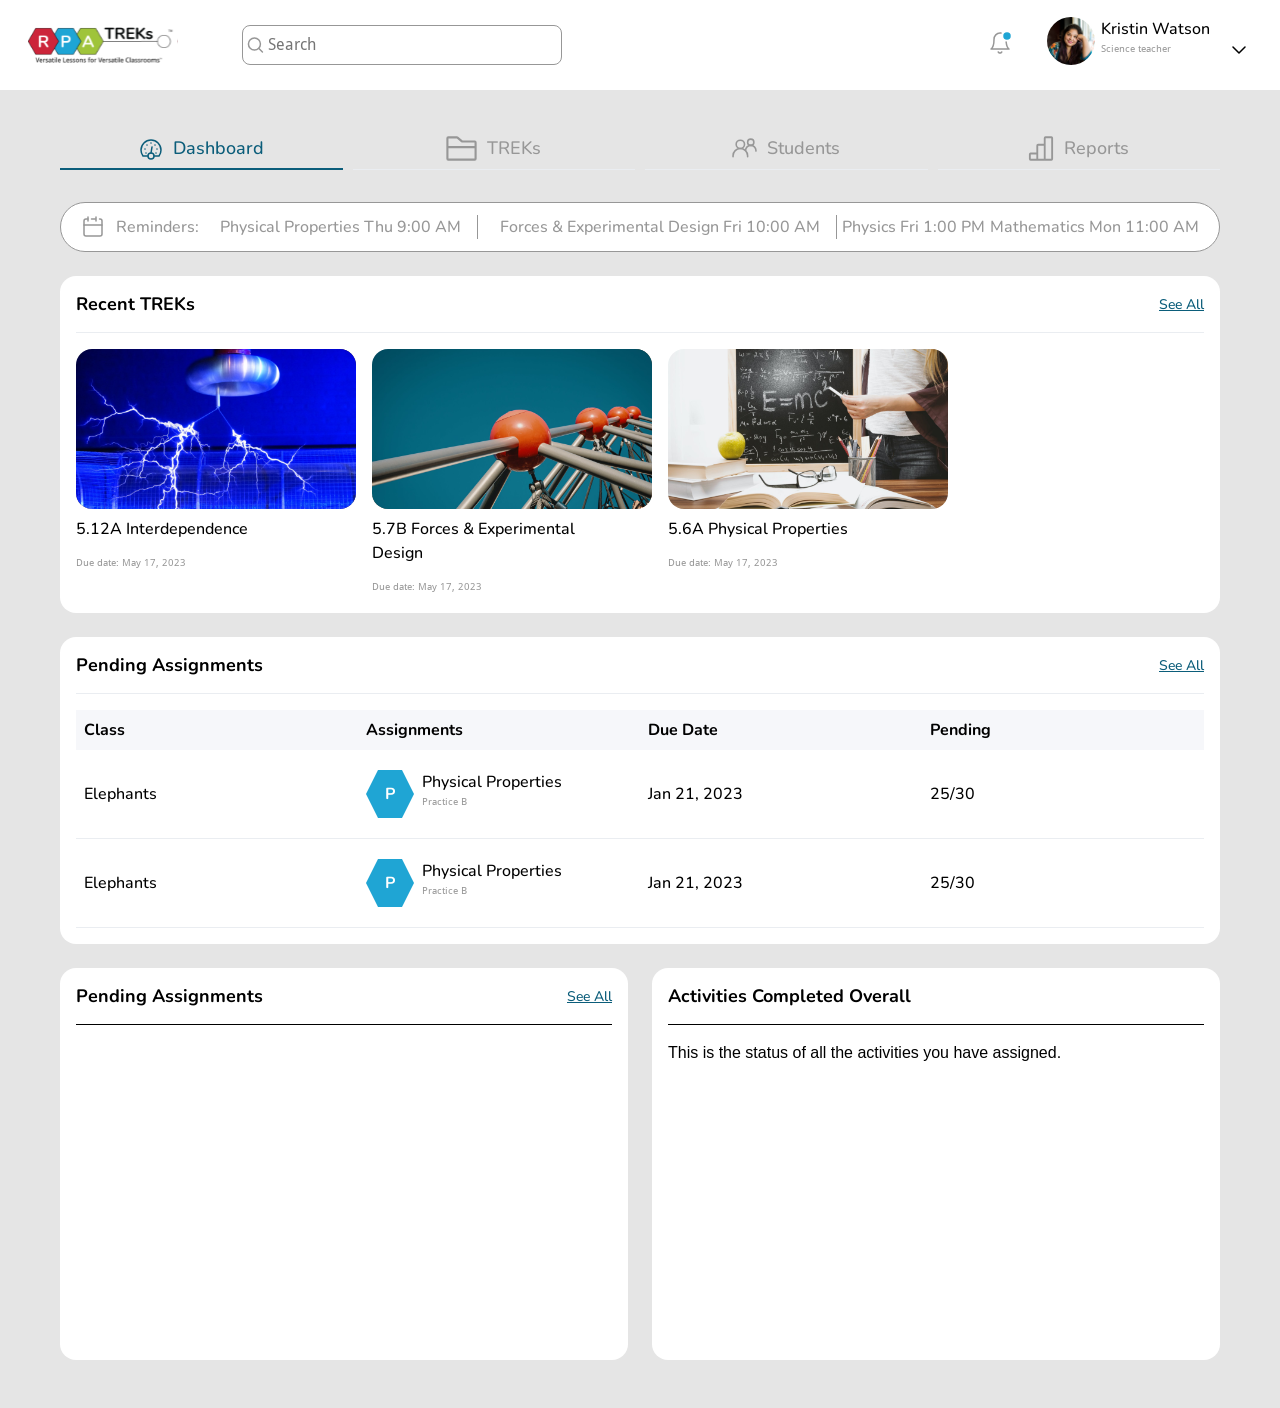
<file: lms/templates/treks-src/index.html>
<!DOCTYPE html>
<html lang="en">

<head>
  <meta charset="UTF-8" />
  <meta http-equiv="X-UA-Compatible" content="IE=edge" />
  <meta name="viewport" content="width=device-width, initial-scale=1.0" />
  <title>Document</title>
  <link href="./style/main.css" rel="stylesheet" />
  <link rel="stylesheet" href="https://cdn.jsdelivr.net/npm/bootstrap@5.2.3/dist/css/bootstrap.min.css"
    integrity="sha384-rbsA2VBKQhggwzxH7pPCaAqO46MgnOM80zW1RWuH61DGLwZJEdK2Kadq2F9CUG65" crossorigin="anonymous" />
</head>

<body>
  <nav class="navbar navbar-expand-lg bg-light">
    <div class="container-fluid">
      <a class="navbar-brand" href="#">

        <div class="header-logo-search">
          <!-- logo -->
          <div class="header-logo">
            <img src="./assets/img/header_logo.svg" alt="svg" />
          </div>

        </div>
      </a>
      <button class="navbar-toggler" type="button" data-bs-toggle="collapse" data-bs-target="#navbarSupportedContent"
        aria-controls="navbarSupportedContent" aria-expanded="false" aria-label="Toggle navigation">
        <span class="navbar-toggler-icon"></span>
      </button>
      <div class="collapse navbar-collapse" id="navbarSupportedContent">
        <div class="navbar-nav me-auto mb-2 mb-lg-0">
          <div class="header-logo-search">

            <!-- searching input -->
            <div class="header-search">
              <img src="./assets/img/header_search.svg" alt="svg" />
              <input placeholder="Search" />
            </div>
          </div>
        </div>
        <div class="d-flex" role="search">
          <div class="header-notification-user">
            <!-- notification -->
            <div class="header-notification">
              <img src="./assets/img/header_bell-notification.svg" alt="svg" />
            </div>
            <!-- user detail & Image  -->
            <div class="header-user">
              <!-- User Avatar -->
              <div class="user-avatar">
                <img src="./assets/img/header_avatar.svg" alt="svg" />
              </div>
              <!-- User short detail -->
              <div class="user-detail">
                <span class="user-detail-name">Kristin Watson</span>
                <span>Science teacher</span>
              </div>
              <!-- Arrow for open menu -->
              <div class="user-options">
                <img src="./assets/img/header_arrow open.svg" alt="svg" />
              </div>
            </div>
          </div>
        </div>
      </div>
    </div>
  </nav>

  <!-- Basic Container -->
  <section class="main-container">
    <!-- Nav Section -->
    <nav class="nav-section">
      <ul>
        <li class="nav-section-selected">
          <img src="./assets/img/nav_dashboard-dots.svg" />
          <a href="/">Dashboard</a>
        </li>
        <li>
          <img src="./assets/img/nav_Treks.svg" />
          <a href="/">TREKs</a>
        </li>
        <li>
          <img src="./assets/img/nav_students.svg" />
          <a href="/">Students</a>
        </li>
        <li>
          <img src="./assets/img/nav_reports.svg" />
          <a href="/">Reports</a>
        </li>
      </ul>
    </nav>

    <!-- Reminders: section-->
    <section class="reminder-section">
      <div class="reminder-section-div">
        <!-- reminder title -->
        <div class="reminder-title reminder-detail">
          <img src="./assets/img/rm_calendar.svg" />
          <span>Reminders:</span>
        </div>
        <!-- Physical Properties -->
        <div class="reminder-detail reminder-vli">
          <span>Physical Properties Thu 9:00 AM</span>
        </div>
        <!-- Forces & Experimental Design  -->
        <div class="reminder-detail reminder-vli">
          <span>Forces & Experimental Design Fri 10:00 AM</span>
        </div>
        <!-- Physics  -->
        <div class="reminder-detail">
          <span>Physics Fri 1:00 PM</span>
        </div>
        <!-- Mathematics Mon  -->
        <div class="reminder-detail">
          <span>Mathematics Mon 11:00 AM</span>
        </div>
        <!-- Arrow down
        <div class="reminder-arrow">
          <img src="./assets/img/rm_arrow down.svg" />
        </div> -->
      </div>
    </section>

    <!-- Recent TREKs -->
    <section class="recent-treks-section">
      <div class="recent-treks-section-div">
        <!--  TREKs header-->
        <div class="recent-treks-header section-div-header">
          <h2>Recent TREKs</h2>
          <div>
            <a href="#">See All</a>
          </div>
        </div>
        <!-- TREKs cards -->
        <div class="recent-treks-cards-list">
          <!-- each cards  -->
          <!-- card 1 -->
          <div class="recent-treks-card-body">
            <div>
              <img src="./assets/img/rec_tre_img1.svg" />
            </div>
            <div>
              <h3>5.12A Interdependence</h3>
              <span>Due date: May 17, 2023</span>
            </div>
          </div>

          <!-- card 2 -->
          <div class="recent-treks-card-body">
            <div>
              <img src="./assets/img/rec_tre_img2.svg" />
            </div>
            <div>
              <h3>5.7B Forces & Experimental Design</h3>
              <span>Due date: May 17, 2023</span>
            </div>
          </div>

          <!-- card 3 -->
          <div class="recent-treks-card-body">
            <div>
              <img src="./assets/img/rec_tre_img3.svg" />
            </div>
            <div>
              <h3>5.6A Physical Properties</h3>
              <span>Due date: May 17, 2023</span>
            </div>
          </div>
        </div>
      </div>
    </section>

    <!--Pending Assignments  -->
    <section class="pending-assignments-section">
      <div class="pending-assignments-section-div">
        <!--  header -->
        <div class="pending-assignments-header section-div-header">
          <h2>Pending Assignments</h2>
          <div>
            <a href="#">See All</a>
          </div>
        </div>
        <!--  table -->
        <div class="pending-assignments-table">
          <table>
            <thead>
              <tr>
                <th>Class</th>
                <th>Assignments</th>
                <th>Due Date</th>
                <th>Pending</th>
              </tr>
            </thead>
            <tbody>
              <tr>
                <td>Elephants</td>
                <td>
                  <div class="assignments-table-cs-td-poly">
                    <div class="polygon-shap">
                      <span>P</span>
                    </div>
                    <div>
                      <span>Physical Properties</span>
                      <span>Practice B</span>
                    </div>
                  </div>
                </td>
                <td>Jan 21, 2023</td>
                <td>25/30</td>
              </tr>
              <tr>
                <td>Elephants</td>
                <td>
                  <div class="assignments-table-cs-td-poly">
                    <div class="polygon-shap">
                      <span>P</span>
                    </div>
                    <div>
                      <span>Physical Properties</span>
                      <span>Practice B</span>
                    </div>
                  </div>
                </td>
                <td>Jan 21, 2023</td>
                <td>25/30</td>
              </tr>
            </tbody>
          </table>
        </div>
      </div>
    </section>

    <!-- Calendar &  Activities Completed Overall -->
    <section class="clen-act-section">
      <div class="clen-act-section-div">
        <!-- Calendar -->
        <div class="calendar-portion">
          <!--  header -->
          <div class="calendar-portion-header section-div-header">
            <h2>Pending Assignments</h2>
            <div>
              <a href="#">See All</a>
            </div>
          </div>
        </div>
        <!-- Activities Completed Overall  -->
        <div class="activities-portion">
          <!--  header -->
          <div class="activities-portion-header section-div-header">
            <h2>Activities Completed Overall</h2>
          </div>

          <div class="activities-portion-prap">
            <p>This is the status of all the activities you have assigned.</p>

            <!-- <div class="activities-portion-progress">
               
                <div class="portion-progress-div">
                  <div class="recall-progress-bar"></div>
                  <p>Recall</p>
                </div>

                <div class="portion-progress-div">
                  <div class="pa-progress-bar"></div>
                  <p>Practice A</p>
                </div>

                <div class="portion-progress-div">
                  <div class="pb-progress-bar"></div>
                  <p>Practice B</p>
                </div>

                <div class="portion-progress-div">
                  <div class="apply-progress-bar"></div>
                  <p>Apply</p>
                </div>
              </div> -->
          </div>
        </div>
      </div>
    </section>
  </section>

  <script src="https://code.jquery.com/jquery-3.6.3.js" integrity="sha256-nQLuAZGRRcILA+6dMBOvcRh5Pe310sBpanc6+QBmyVM="
    crossorigin="anonymous"></script>
  <script src="./js/Animated-Circular-Progress-Bar-with-jQuery-Canvas-Circle-Progress/dist/circle-progress.js"></script>
  <script src="./js/custom.js"></script>
  <script src="https://cdn.jsdelivr.net/npm/bootstrap@5.2.3/dist/js/bootstrap.bundle.min.js"
    integrity="sha384-kenU1KFdBIe4zVF0s0G1M5b4hcpxyD9F7jL+jjXkk+Q2h455rYXK/7HAuoJl+0I4"
    crossorigin="anonymous"></script>
</body>

</html>
</file>
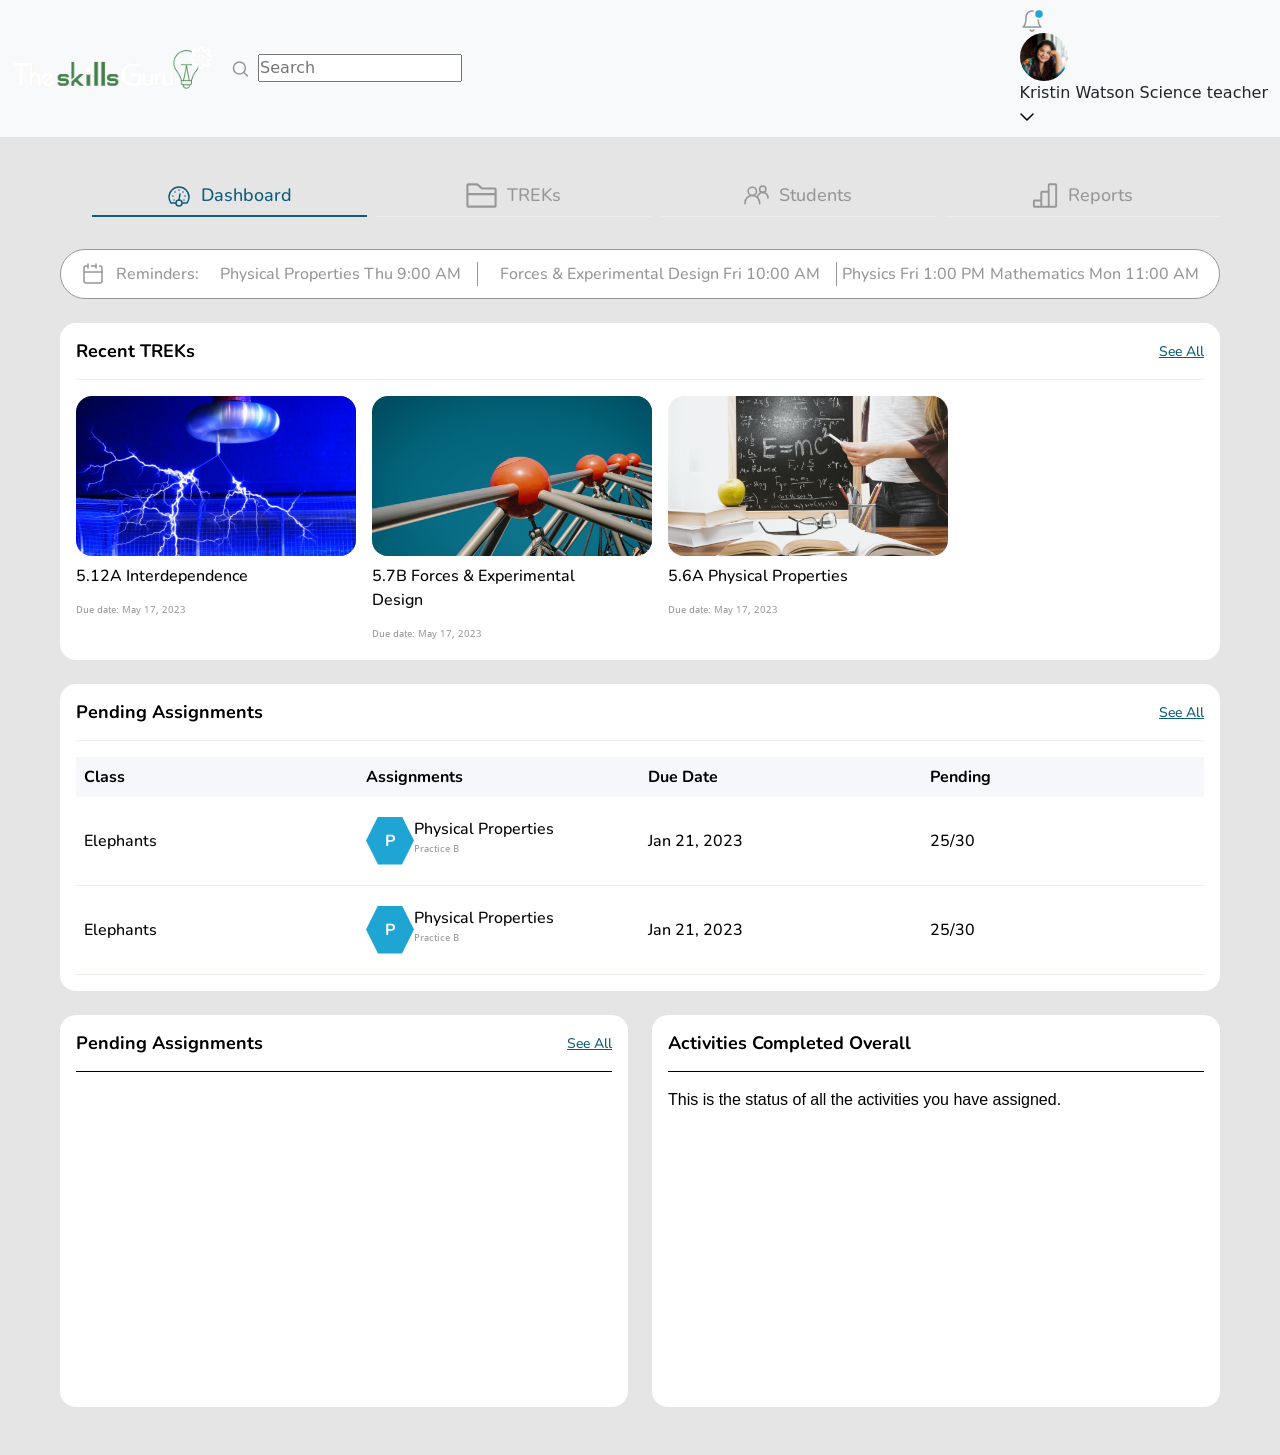
<file: lms/templates/tinyLxpTheme/treks-src/index.html>
<!DOCTYPE html>
<html lang="en">

<head>
  <meta charset="UTF-8" />
  <meta http-equiv="X-UA-Compatible" content="IE=edge" />
  <meta name="viewport" content="width=device-width, initial-scale=1.0" />
  <title>Document</title>
  <link href="./style/main.css" rel="stylesheet" />
  <link rel="stylesheet" href="https://cdn.jsdelivr.net/npm/bootstrap@5.2.3/dist/css/bootstrap.min.css"
    integrity="sha384-rbsA2VBKQhggwzxH7pPCaAqO46MgnOM80zW1RWuH61DGLwZJEdK2Kadq2F9CUG65" crossorigin="anonymous" />
</head>

<body>
  <nav class="navbar navbar-expand-lg bg-light">
    <div class="container-fluid">
      <a class="navbar-brand" href="#">

        <div class="header-logo-search">
          <!-- logo -->
          <!-- <div class="header-logo">
            <img src="./assets/img/header_logo.svg" alt="svg" />
          </div> -->
          <div class="header-logo rounded">
            <img width="200" src="./assets/img/The-skillsGuru-logo.png" alt="TheskillsGuru" />
          </div>

        </div>
      </a>
      <button class="navbar-toggler" type="button" data-bs-toggle="collapse" data-bs-target="#navbarSupportedContent"
        aria-controls="navbarSupportedContent" aria-expanded="false" aria-label="Toggle navigation">
        <span class="navbar-toggler-icon"></span>
      </button>
      <div class="collapse navbar-collapse" id="navbarSupportedContent">
        <div class="navbar-nav me-auto mb-2 mb-lg-0">
          <div class="header-logo-search">

            <!-- searching input -->
            <div class="header-search">
              <img src="./assets/img/header_search.svg" alt="svg" />
              <input placeholder="Search" />
            </div>
          </div>
        </div>
        <div class="d-flex" role="search">
          <div class="header-notification-user">
            <!-- notification -->
            <div class="header-notification">
              <img src="./assets/img/header_bell-notification.svg" alt="svg" />
            </div>
            <!-- user detail & Image  -->
            <div class="header-user">
              <!-- User Avatar -->
              <div class="user-avatar">
                <img src="./assets/img/header_avatar.svg" alt="svg" />
              </div>
              <!-- User short detail -->
              <div class="user-detail">
                <span class="user-detail-name">Kristin Watson</span>
                <span>Science teacher</span>
              </div>
              <!-- Arrow for open menu -->
              <div class="user-options">
                <img src="./assets/img/header_arrow open.svg" alt="svg" />
              </div>
            </div>
          </div>
        </div>
      </div>
    </div>
  </nav>

  <!-- Basic Container -->
  <section class="main-container">
    <!-- Nav Section -->
    <nav class="nav-section">
      <ul>
        <li class="nav-section-selected">
          <img src="./assets/img/nav_dashboard-dots.svg" />
          <a href="/">Dashboard</a>
        </li>
        <li>
          <img src="./assets/img/nav_Treks.svg" />
          <a href="/">TREKs</a>
        </li>
        <li>
          <img src="./assets/img/nav_students.svg" />
          <a href="/">Students</a>
        </li>
        <li>
          <img src="./assets/img/nav_reports.svg" />
          <a href="/">Reports</a>
        </li>
      </ul>
    </nav>

    <!-- Reminders: section-->
    <section class="reminder-section">
      <div class="reminder-section-div">
        <!-- reminder title -->
        <div class="reminder-title reminder-detail">
          <img src="./assets/img/rm_calendar.svg" />
          <span>Reminders:</span>
        </div>
        <!-- Physical Properties -->
        <div class="reminder-detail reminder-vli">
          <span>Physical Properties Thu 9:00 AM</span>
        </div>
        <!-- Forces & Experimental Design  -->
        <div class="reminder-detail reminder-vli">
          <span>Forces & Experimental Design Fri 10:00 AM</span>
        </div>
        <!-- Physics  -->
        <div class="reminder-detail">
          <span>Physics Fri 1:00 PM</span>
        </div>
        <!-- Mathematics Mon  -->
        <div class="reminder-detail">
          <span>Mathematics Mon 11:00 AM</span>
        </div>
        <!-- Arrow down
        <div class="reminder-arrow">
          <img src="./assets/img/rm_arrow down.svg" />
        </div> -->
      </div>
    </section>

    <!-- Recent TREKs -->
    <section class="recent-treks-section">
      <div class="recent-treks-section-div">
        <!--  TREKs header-->
        <div class="recent-treks-header section-div-header">
          <h2>Recent TREKs</h2>
          <div>
            <a href="#">See All</a>
          </div>
        </div>
        <!-- TREKs cards -->
        <div class="recent-treks-cards-list">
          <!-- each cards  -->
          <!-- card 1 -->
          <div class="recent-treks-card-body">
            <div>
              <img src="./assets/img/rec_tre_img1.svg" />
            </div>
            <div>
              <h3>5.12A Interdependence</h3>
              <span>Due date: May 17, 2023</span>
            </div>
          </div>

          <!-- card 2 -->
          <div class="recent-treks-card-body">
            <div>
              <img src="./assets/img/rec_tre_img2.svg" />
            </div>
            <div>
              <h3>5.7B Forces & Experimental Design</h3>
              <span>Due date: May 17, 2023</span>
            </div>
          </div>

          <!-- card 3 -->
          <div class="recent-treks-card-body">
            <div>
              <img src="./assets/img/rec_tre_img3.svg" />
            </div>
            <div>
              <h3>5.6A Physical Properties</h3>
              <span>Due date: May 17, 2023</span>
            </div>
          </div>
        </div>
      </div>
    </section>

    <!--Pending Assignments  -->
    <section class="pending-assignments-section">
      <div class="pending-assignments-section-div">
        <!--  header -->
        <div class="pending-assignments-header section-div-header">
          <h2>Pending Assignments</h2>
          <div>
            <a href="#">See All</a>
          </div>
        </div>
        <!--  table -->
        <div class="pending-assignments-table">
          <table>
            <thead>
              <tr>
                <th>Class</th>
                <th>Assignments</th>
                <th>Due Date</th>
                <th>Pending</th>
              </tr>
            </thead>
            <tbody>
              <tr>
                <td>Elephants</td>
                <td>
                  <div class="assignments-table-cs-td-poly">
                    <div class="polygon-shap">
                      <span>P</span>
                    </div>
                    <div>
                      <span>Physical Properties</span>
                      <span>Practice B</span>
                    </div>
                  </div>
                </td>
                <td>Jan 21, 2023</td>
                <td>25/30</td>
              </tr>
              <tr>
                <td>Elephants</td>
                <td>
                  <div class="assignments-table-cs-td-poly">
                    <div class="polygon-shap">
                      <span>P</span>
                    </div>
                    <div>
                      <span>Physical Properties</span>
                      <span>Practice B</span>
                    </div>
                  </div>
                </td>
                <td>Jan 21, 2023</td>
                <td>25/30</td>
              </tr>
            </tbody>
          </table>
        </div>
      </div>
    </section>

    <!-- Calendar &  Activities Completed Overall -->
    <section class="clen-act-section">
      <div class="clen-act-section-div">
        <!-- Calendar -->
        <div class="calendar-portion">
          <!--  header -->
          <div class="calendar-portion-header section-div-header">
            <h2>Pending Assignments</h2>
            <div>
              <a href="#">See All</a>
            </div>
          </div>
        </div>
        <!-- Activities Completed Overall  -->
        <div class="activities-portion">
          <!--  header -->
          <div class="activities-portion-header section-div-header">
            <h2>Activities Completed Overall</h2>
          </div>

          <div class="activities-portion-prap">
            <p>This is the status of all the activities you have assigned.</p>

            <!-- <div class="activities-portion-progress">
               
                <div class="portion-progress-div">
                  <div class="recall-progress-bar"></div>
                  <p>Recall</p>
                </div>

                <div class="portion-progress-div">
                  <div class="pa-progress-bar"></div>
                  <p>Practice A</p>
                </div>

                <div class="portion-progress-div">
                  <div class="pb-progress-bar"></div>
                  <p>Practice B</p>
                </div>

                <div class="portion-progress-div">
                  <div class="apply-progress-bar"></div>
                  <p>Apply</p>
                </div>
              </div> -->
          </div>
        </div>
      </div>
    </section>
  </section>

  <script src="https://code.jquery.com/jquery-3.6.3.js" integrity="sha256-nQLuAZGRRcILA+6dMBOvcRh5Pe310sBpanc6+QBmyVM="
    crossorigin="anonymous"></script>
  <script src="./js/Animated-Circular-Progress-Bar-with-jQuery-Canvas-Circle-Progress/dist/circle-progress.js"></script>
  <script src="./js/custom.js"></script>
  <script src="https://cdn.jsdelivr.net/npm/bootstrap@5.2.3/dist/js/bootstrap.bundle.min.js"
    integrity="sha384-kenU1KFdBIe4zVF0s0G1M5b4hcpxyD9F7jL+jjXkk+Q2h455rYXK/7HAuoJl+0I4"
    crossorigin="anonymous"></script>
</body>

</html>
</file>
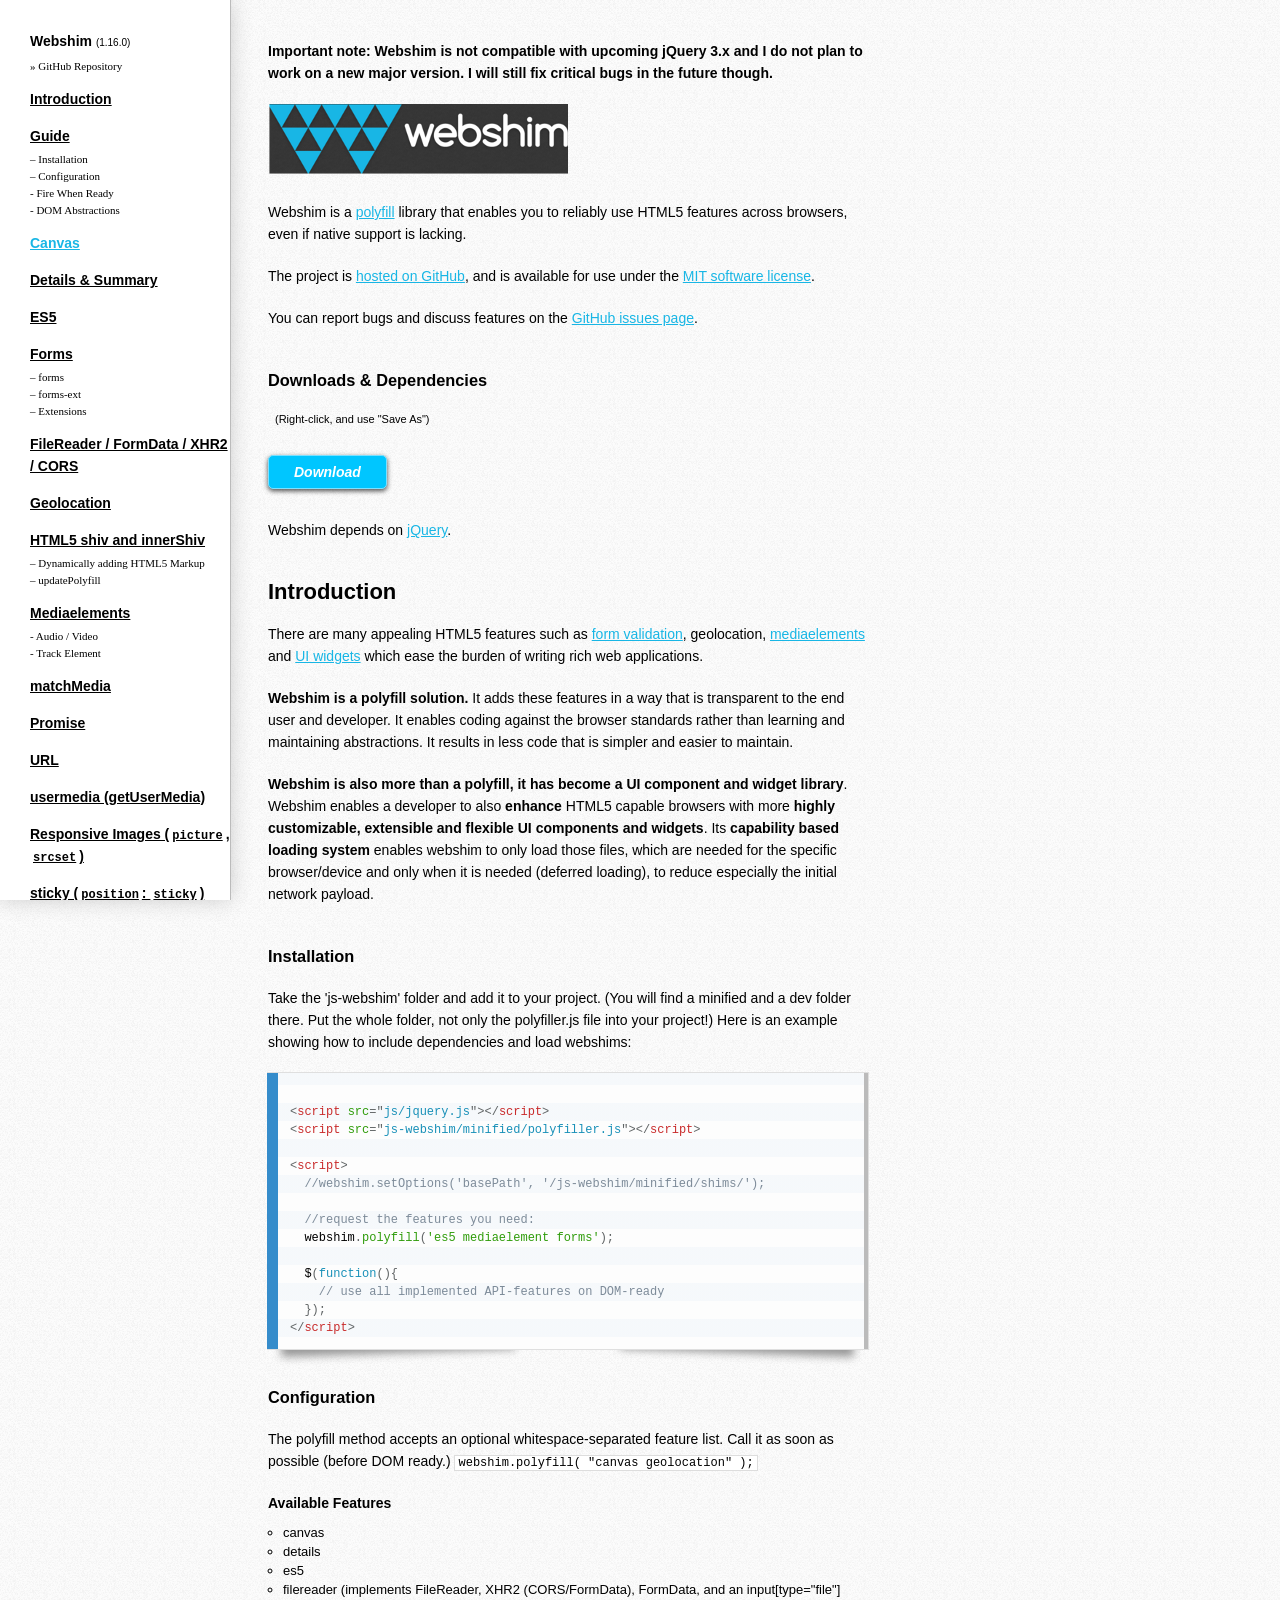
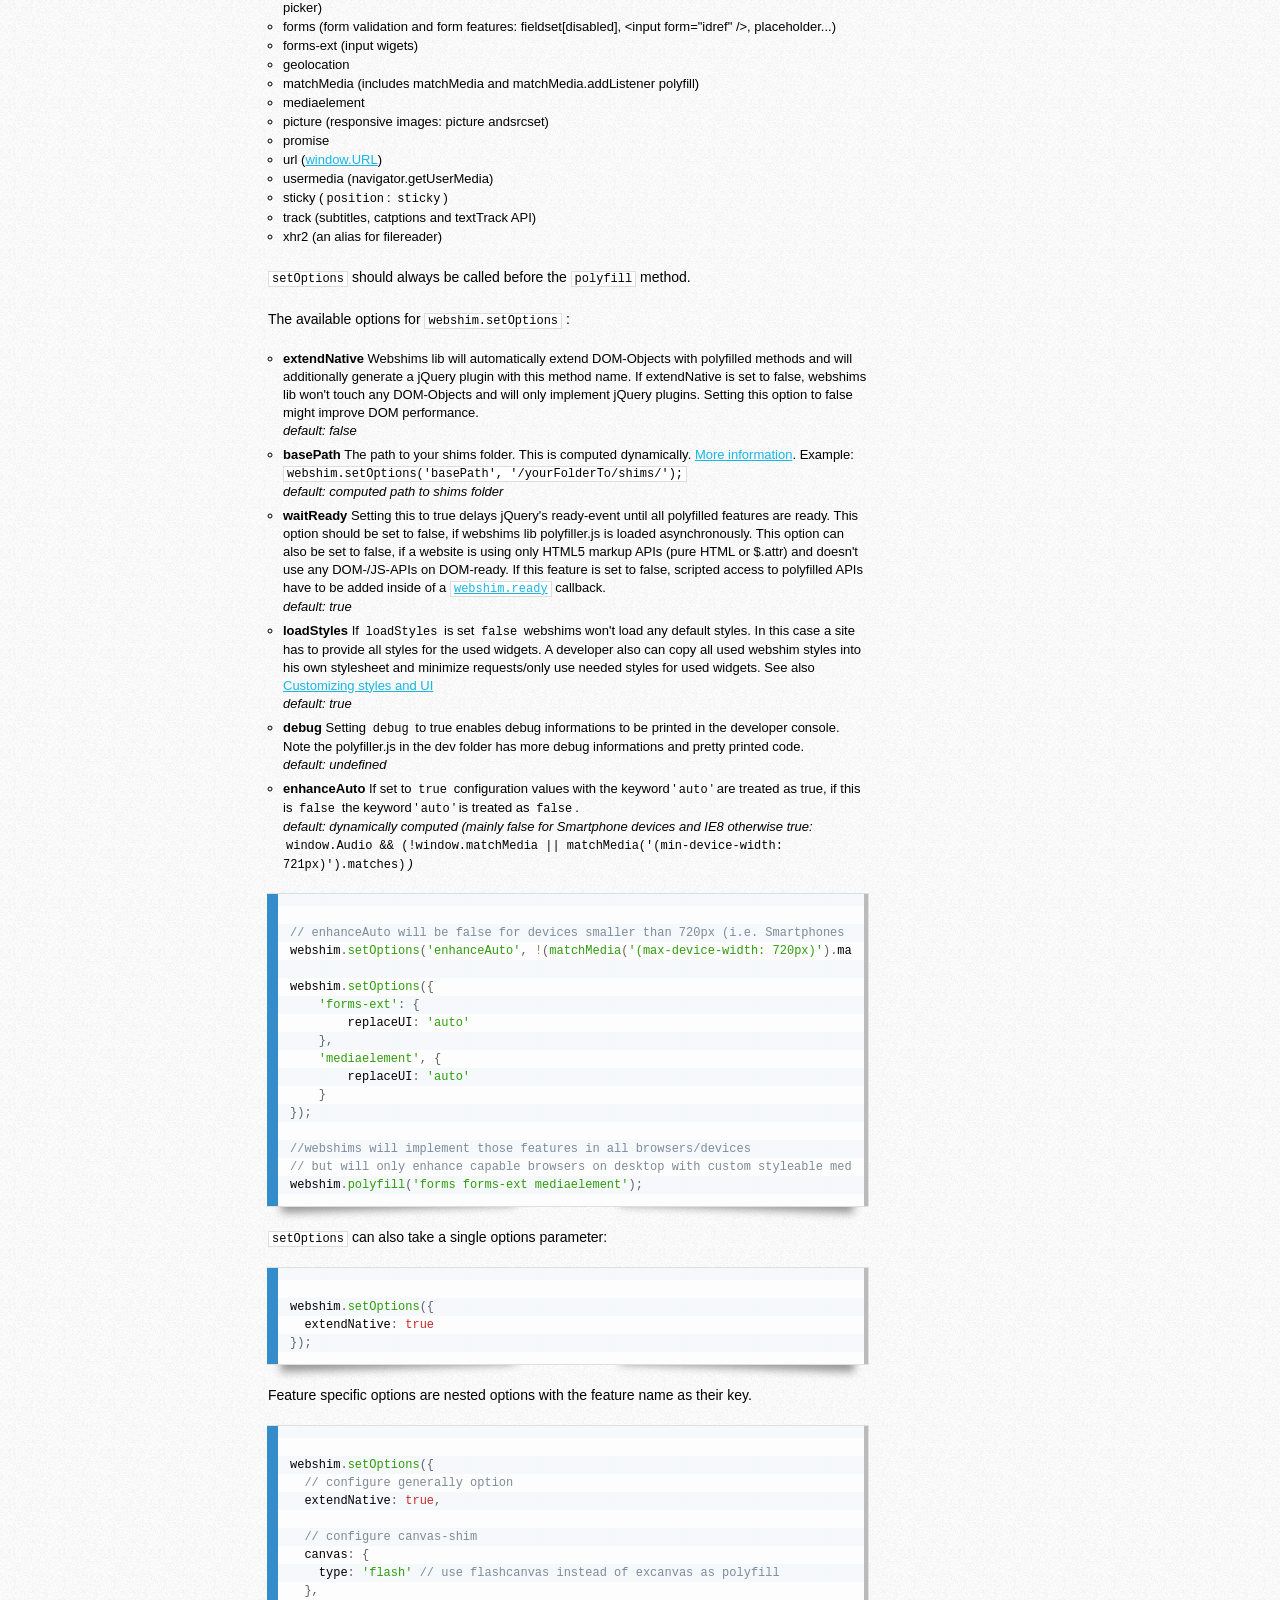
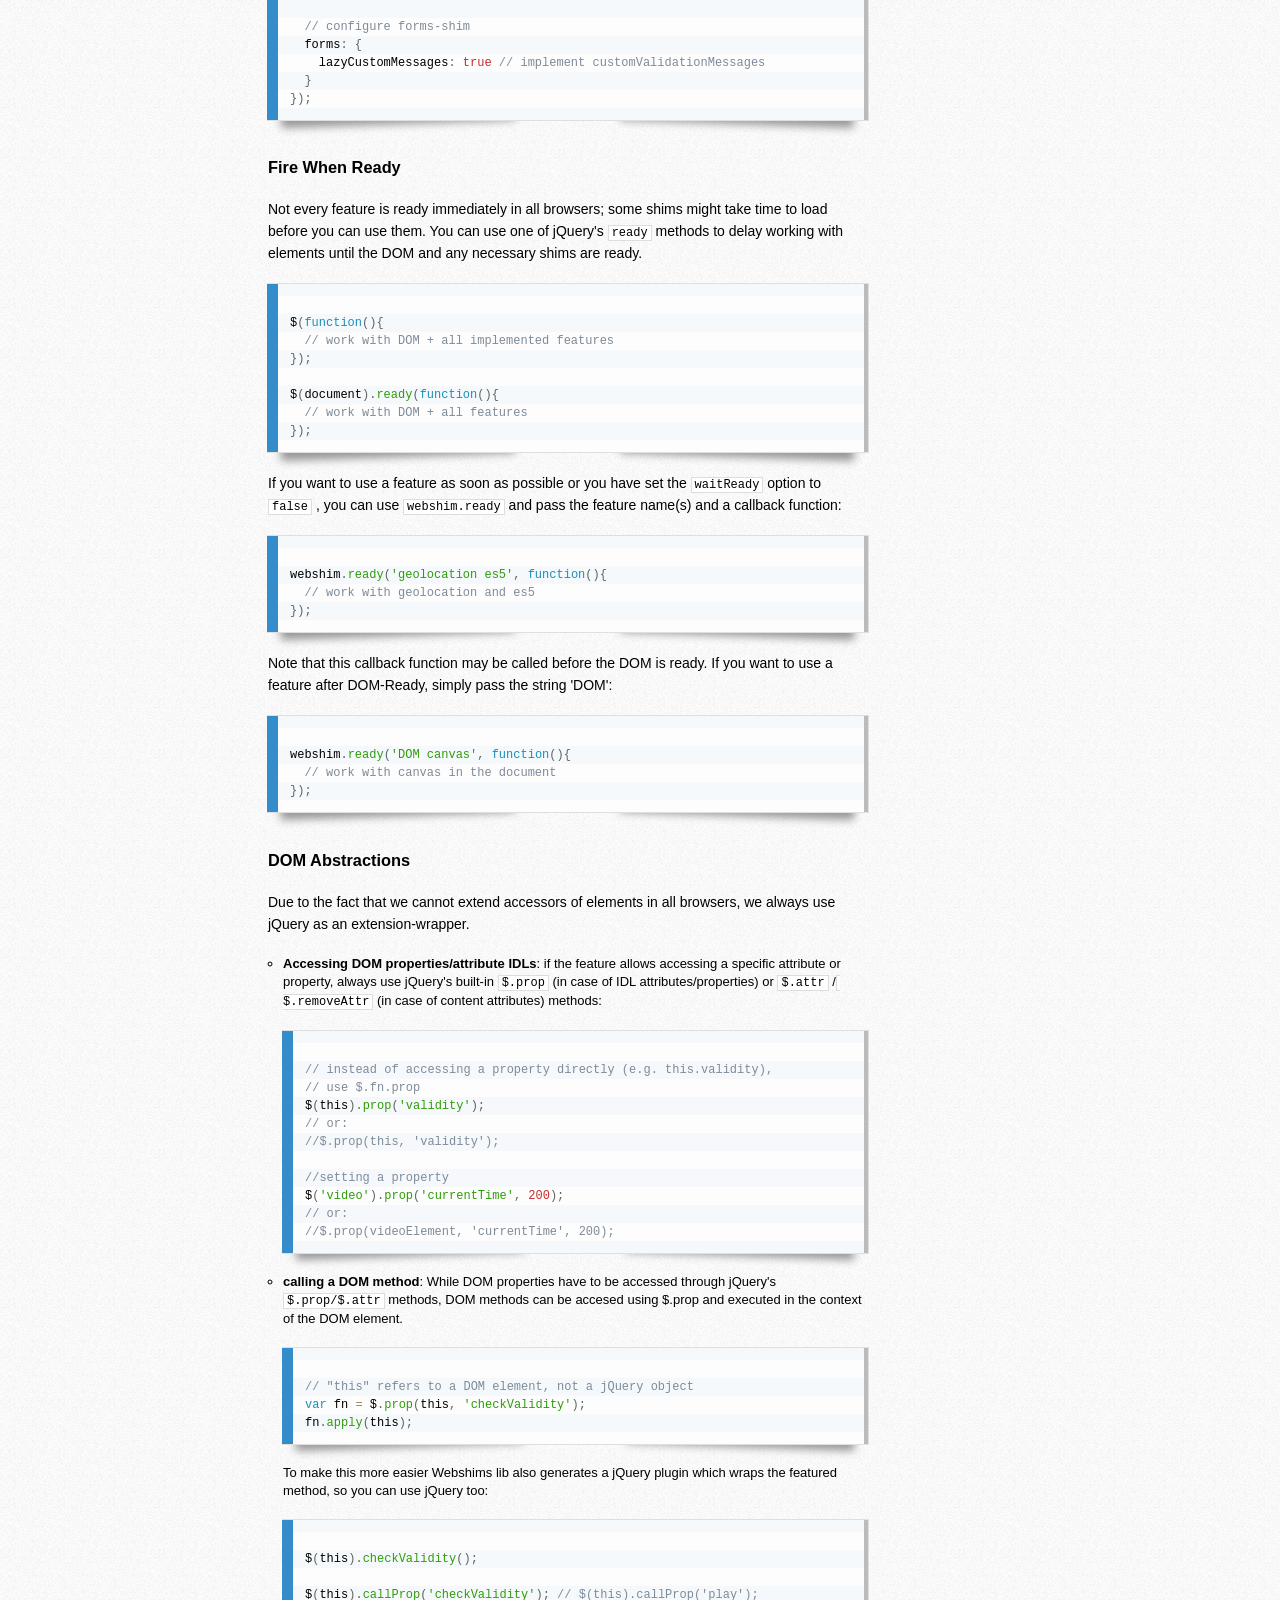
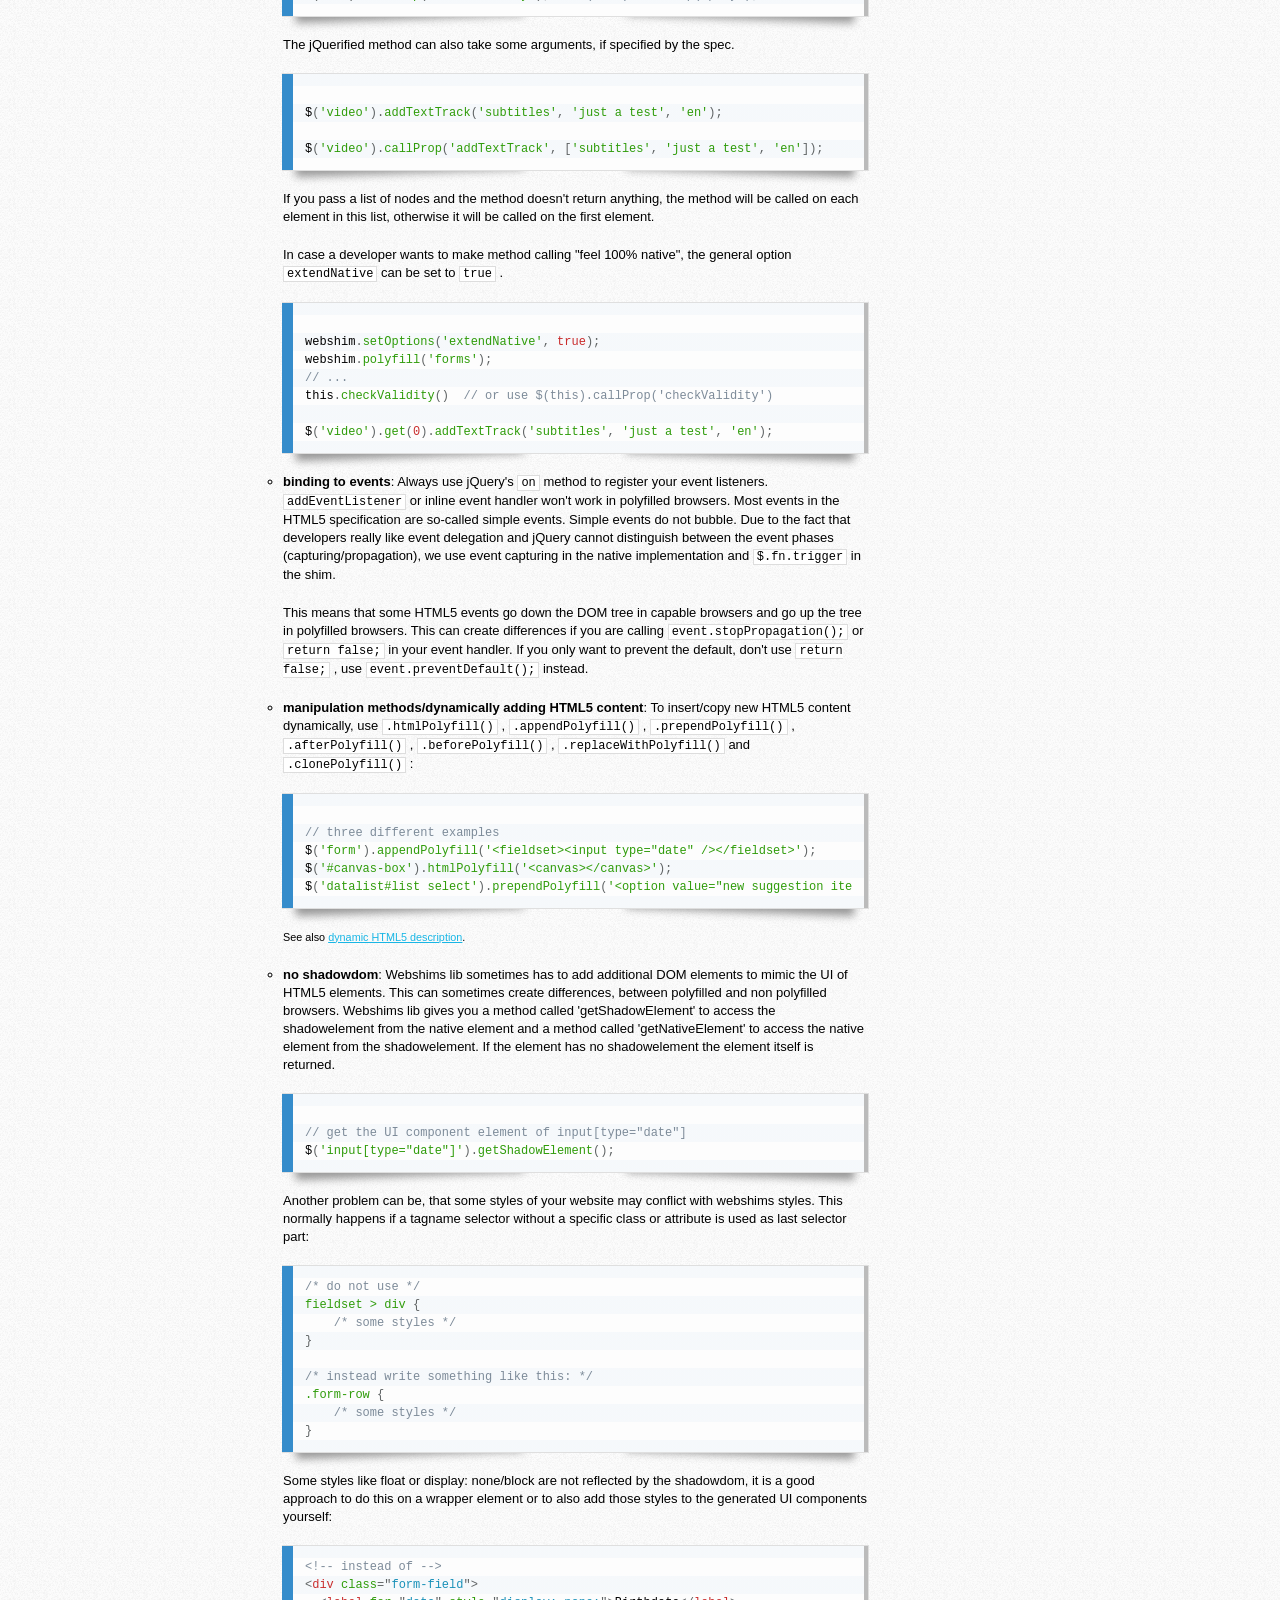
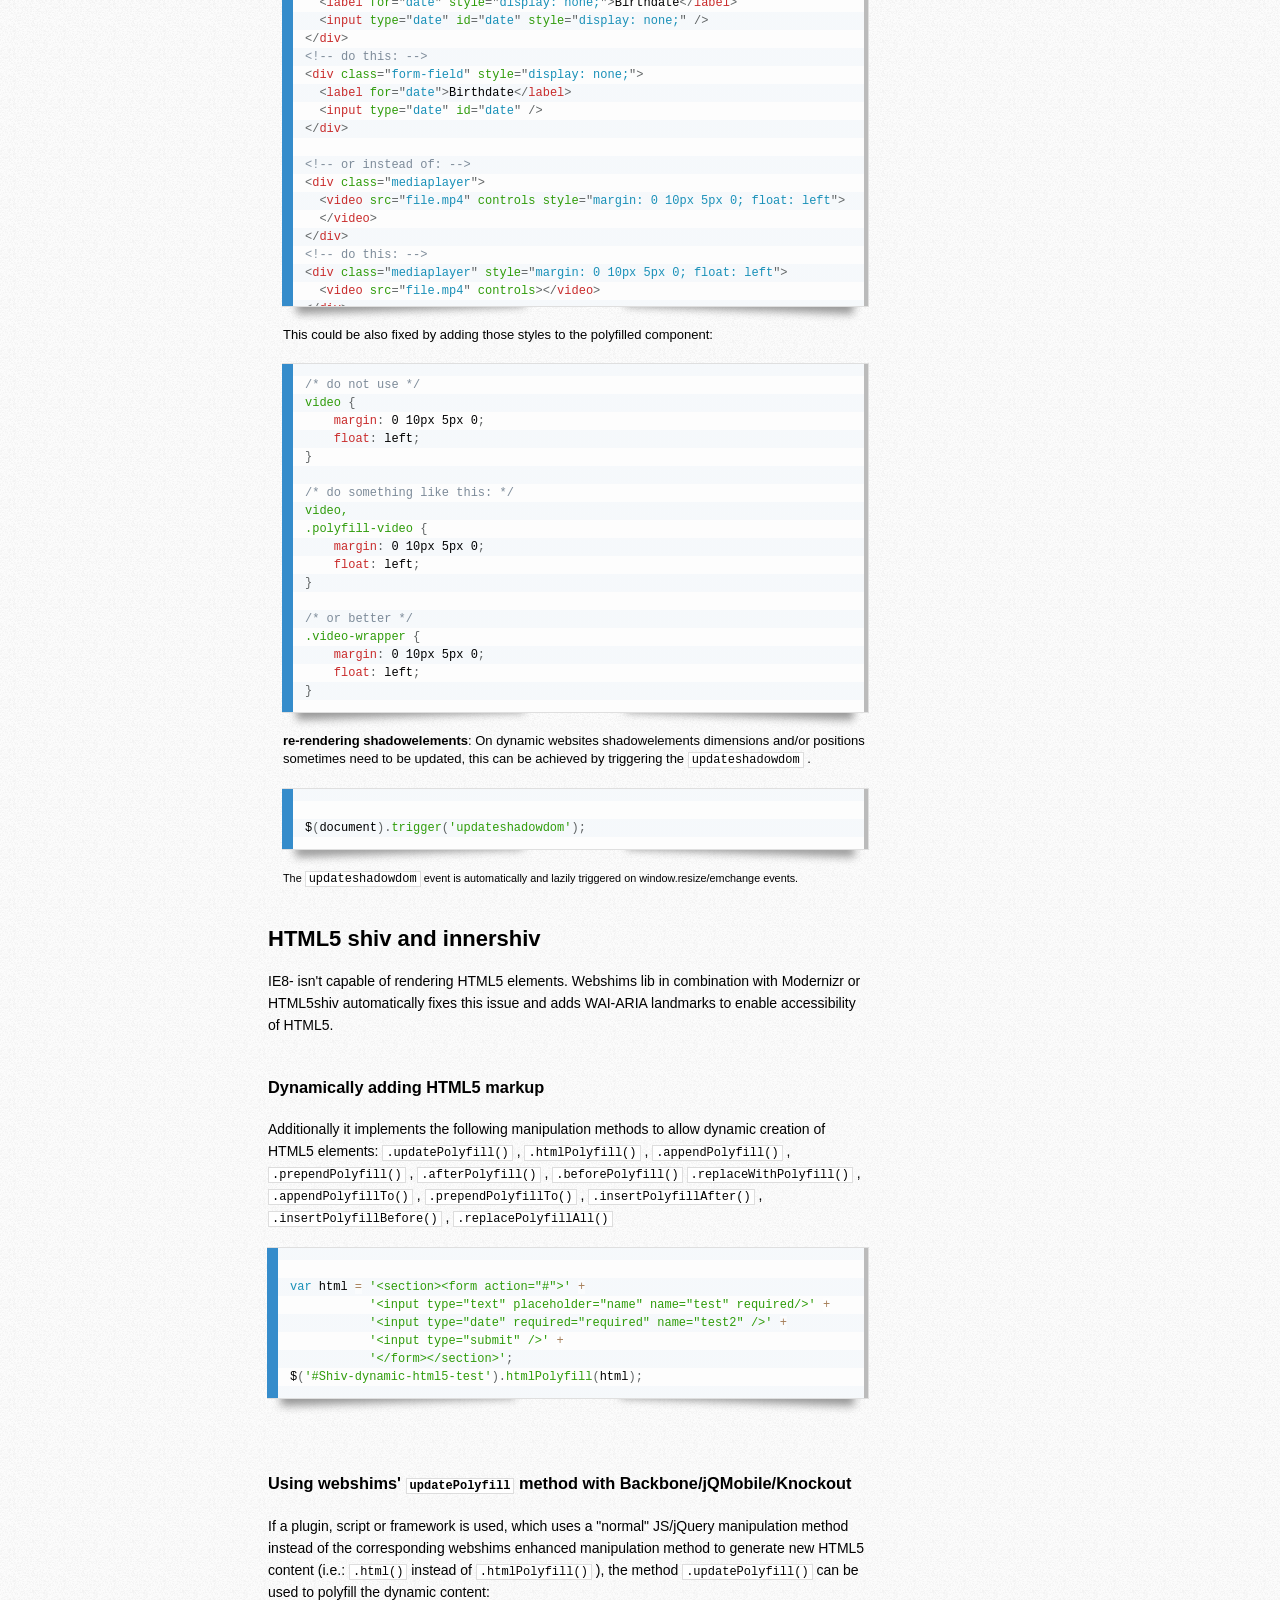
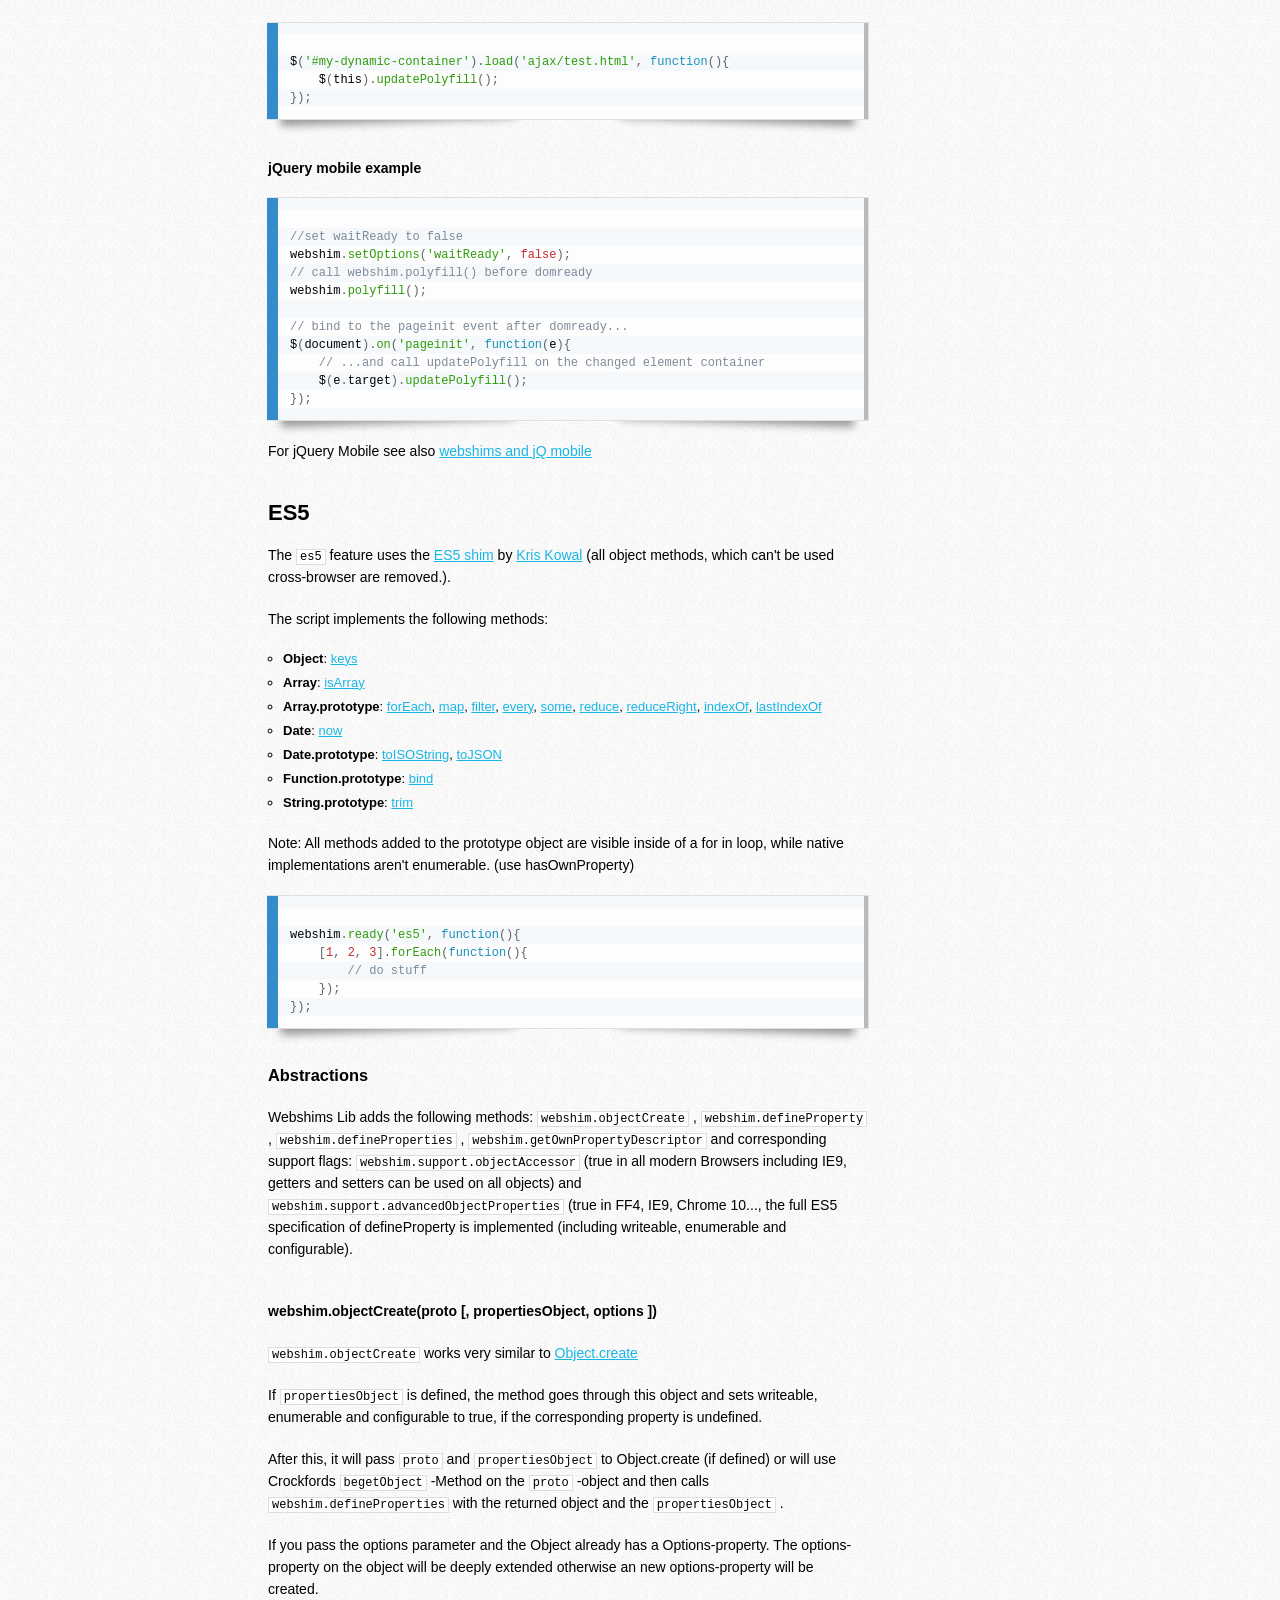
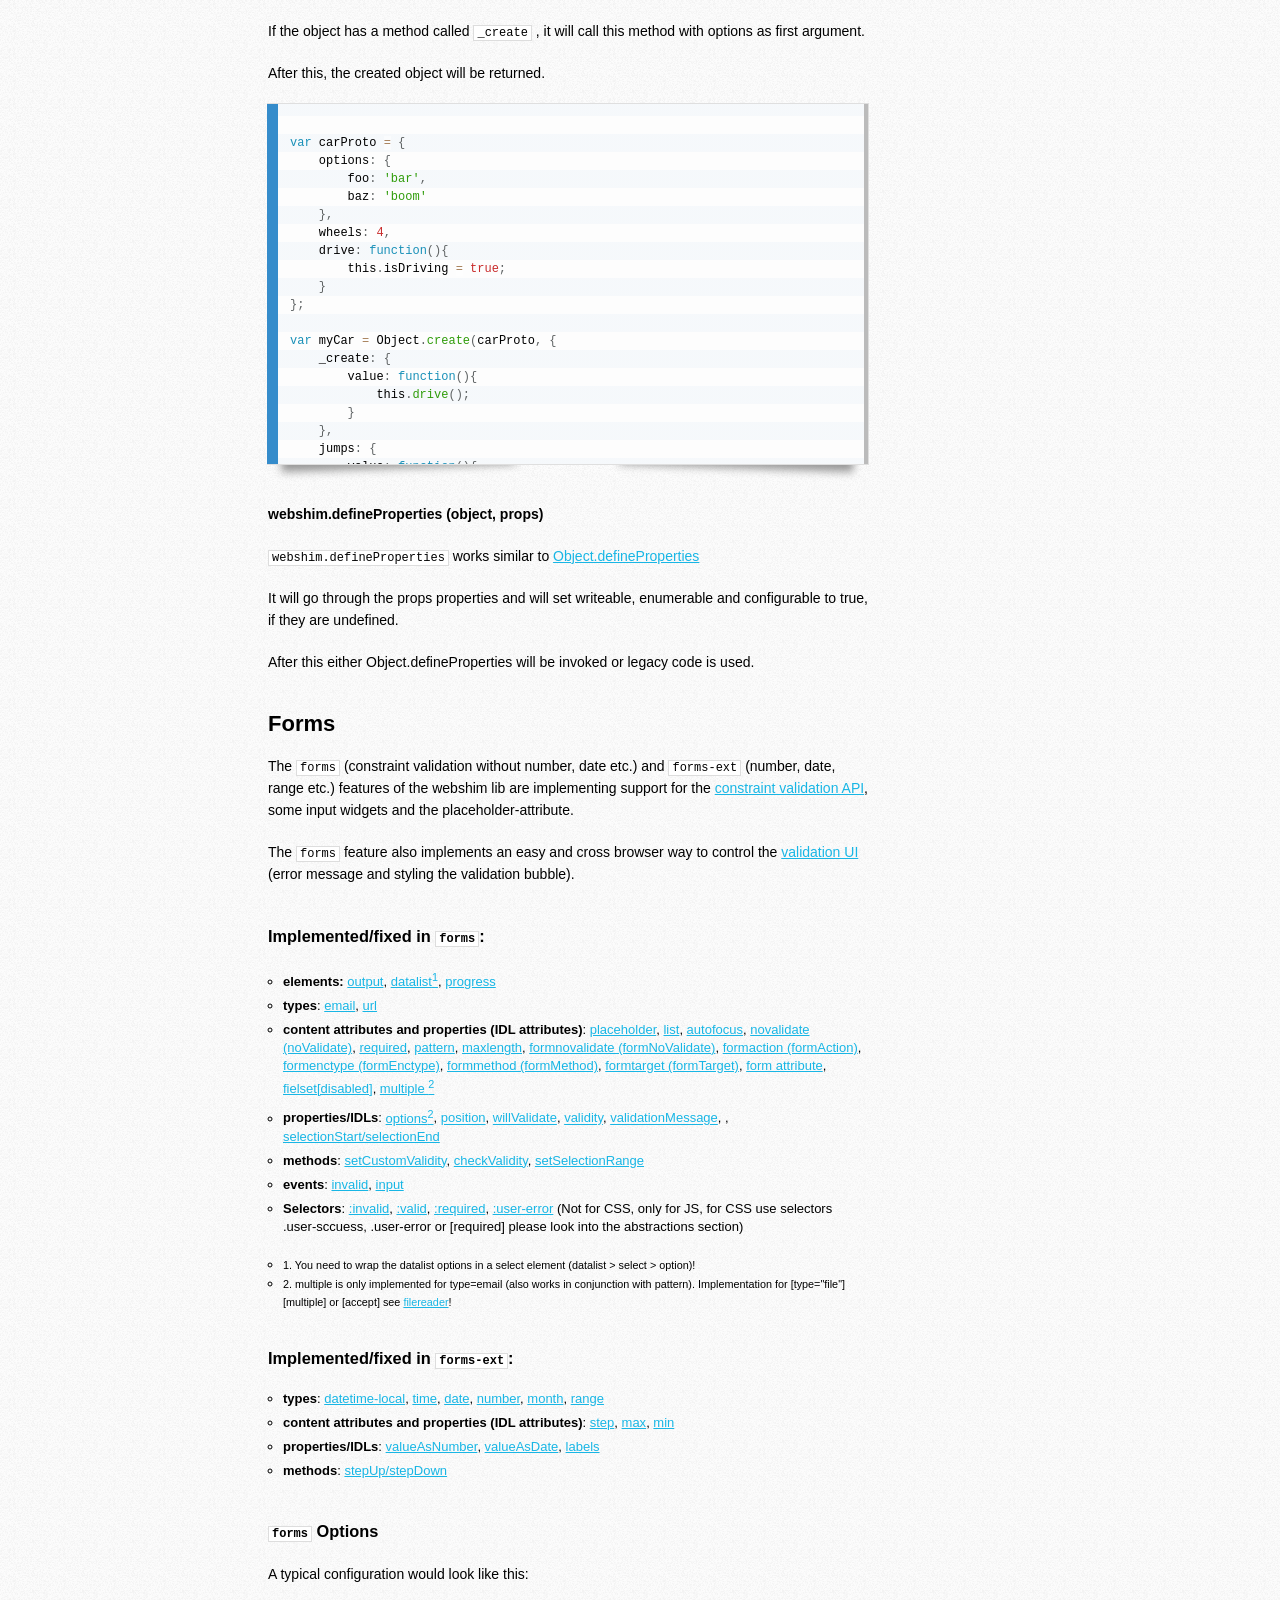
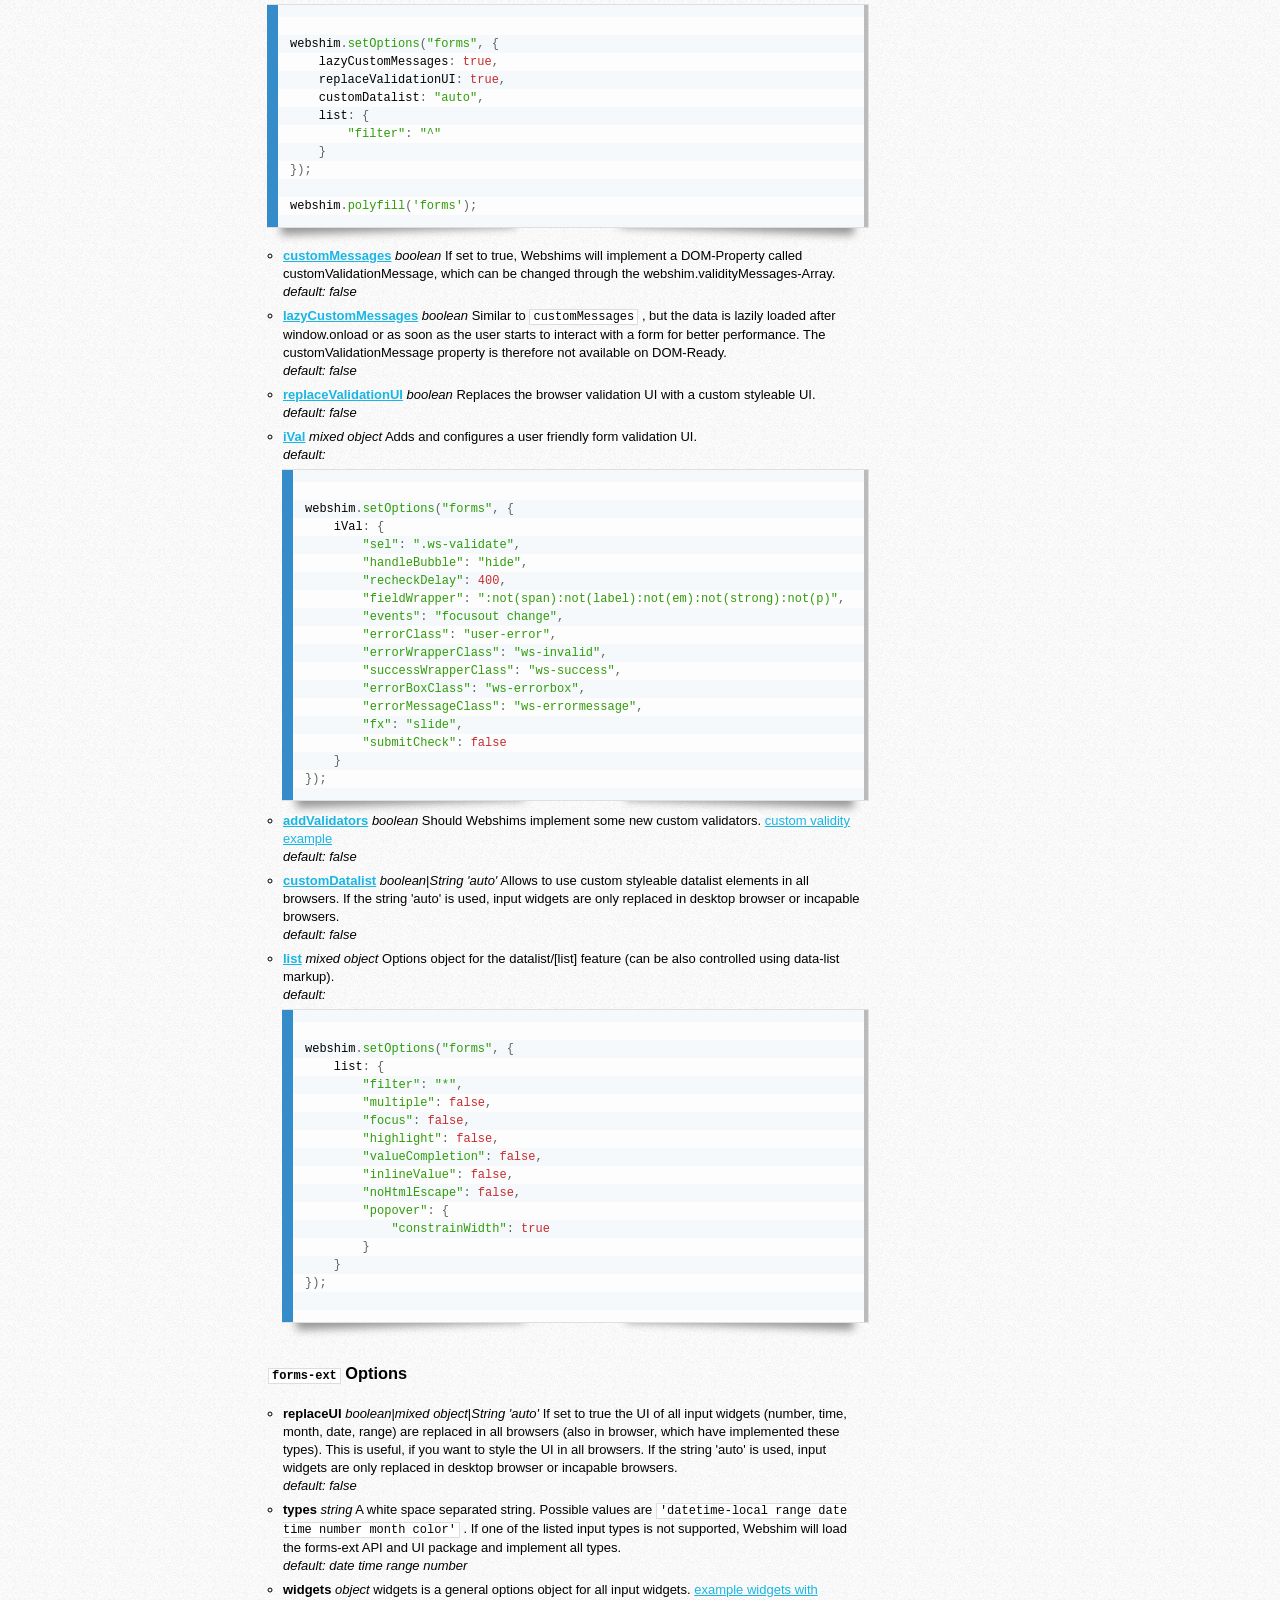
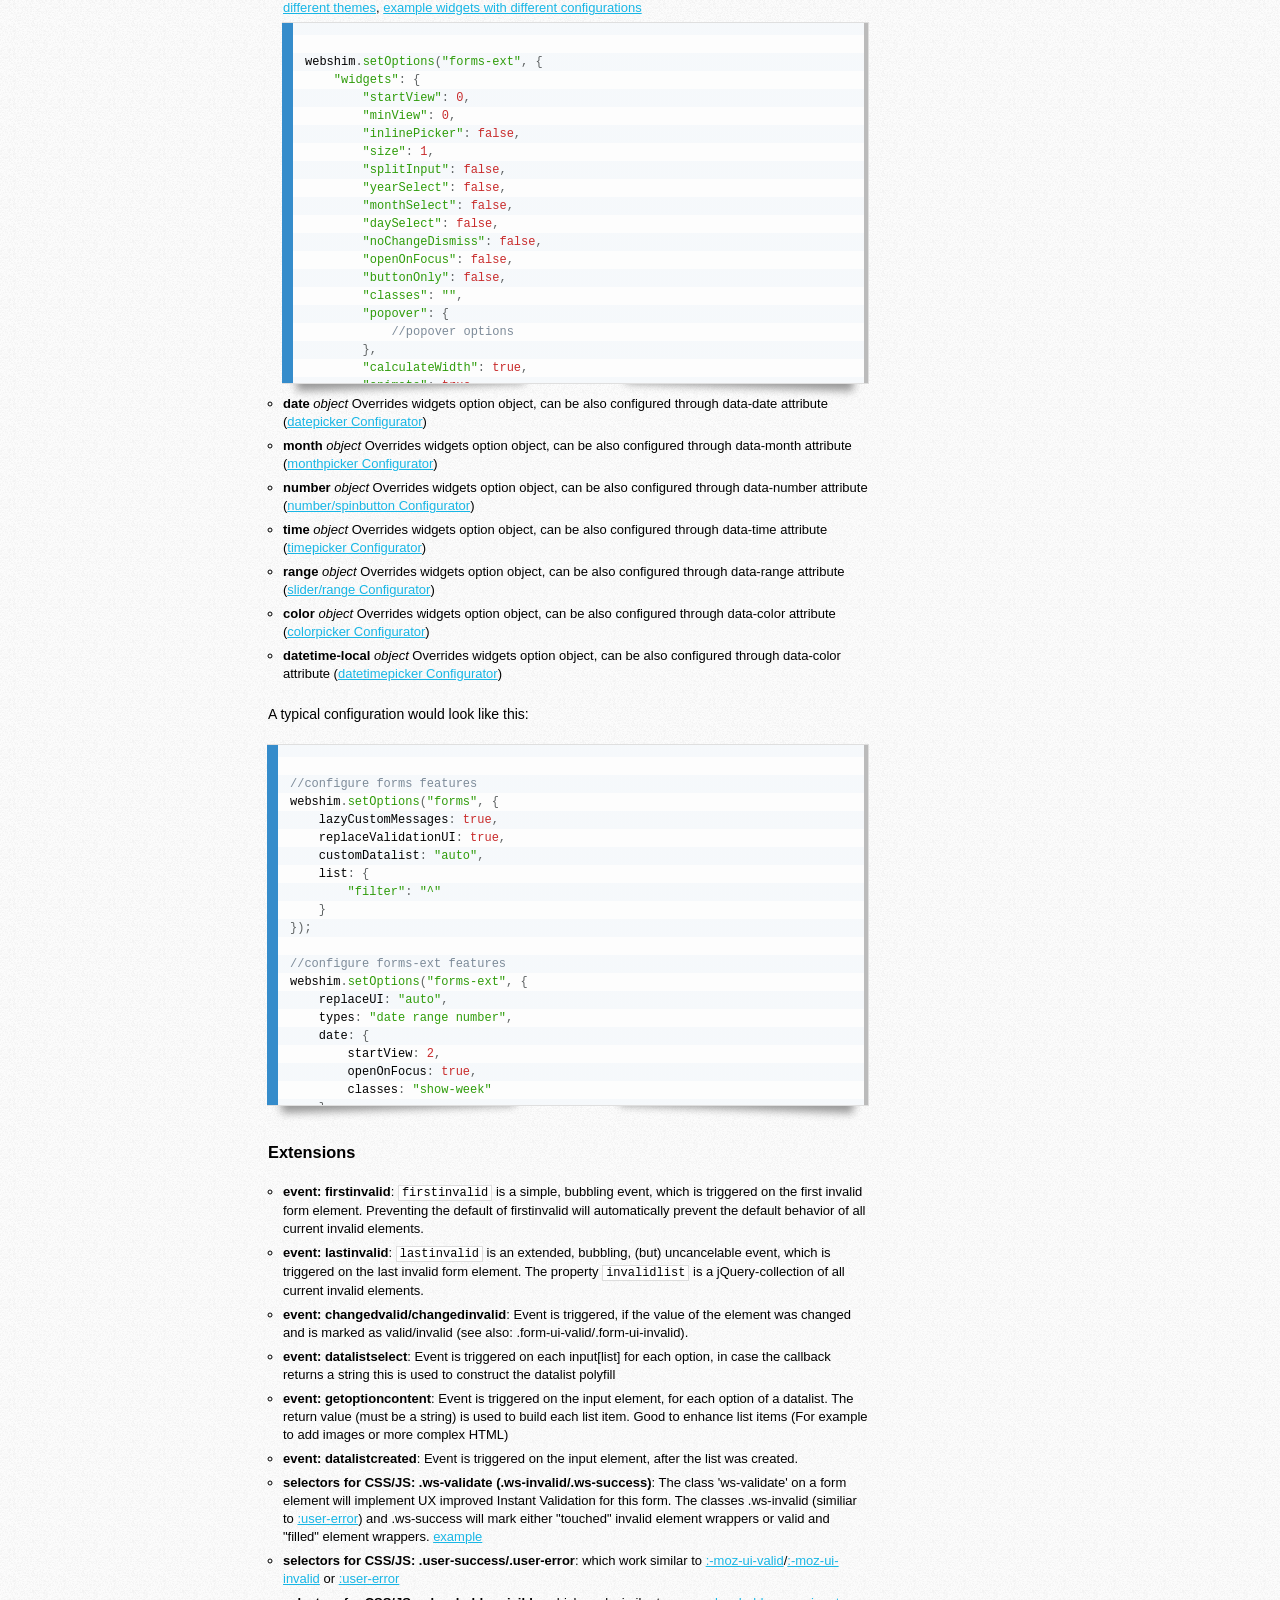
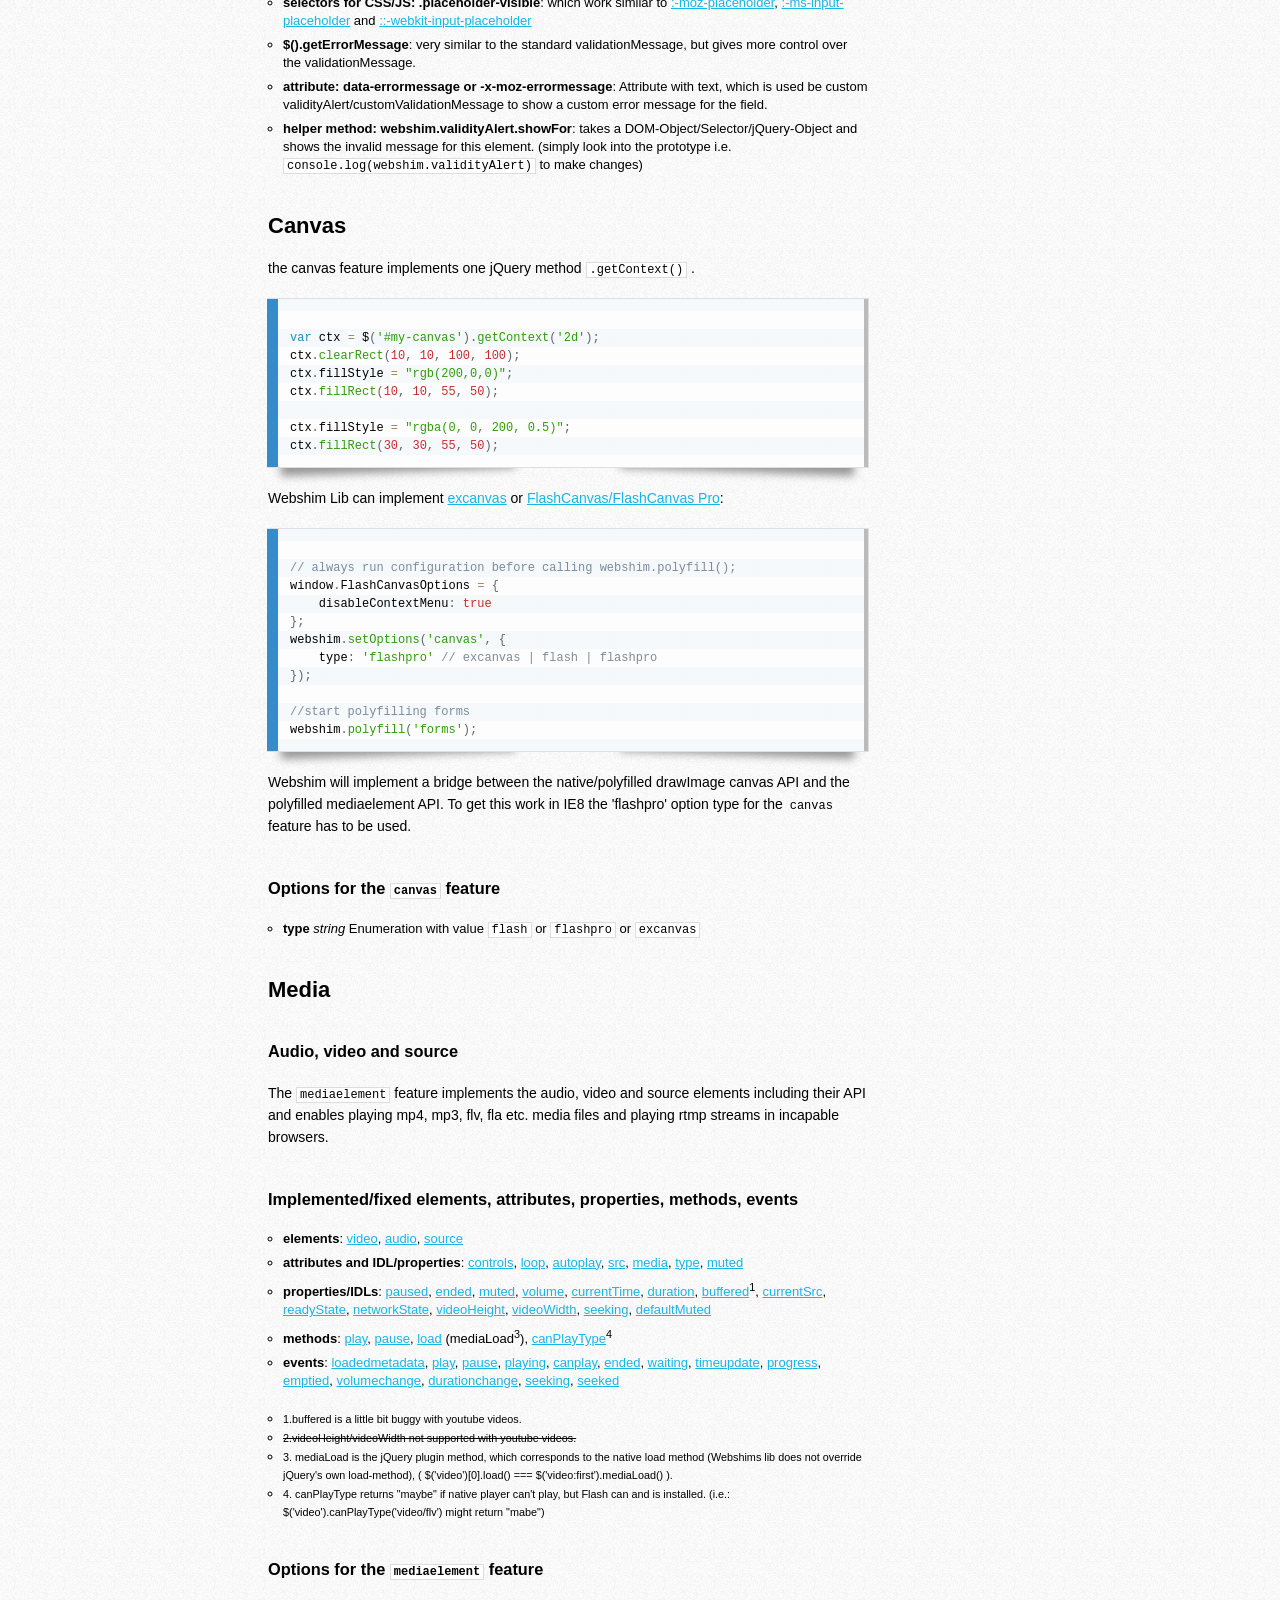
<file: lms/templates/tinyLxpTheme/treks-src/js/webshim/demos/index.html>
<!DOCTYPE HTML>
<html>

	<head>
		<meta http-equiv="x-ua-compatible" content="IE=edge" >
		<meta http-equiv="content-type" content="text/html;charset=UTF-8" />
		<meta name="viewport" content="width=device-width" />
		<title>Webshim</title>
		
		<link href="css/styles.css" rel="stylesheet" />
		<link rel="stylesheet" href="css/prism.css" />

		<!-- don't use async if you don't know how to deal with it!!! -->
		<script src="//code.jquery.com/jquery-1.11.0.min.js"></script>

		<script src="../js-webshim/minified/polyfiller.js"></script>

		<script>
			webshim.polyfill();
			// load all available polyfills
		</script>


        <script src="demo-js/demo.js" async=""></script>
	</head>

	<body>

		<div id="sidebar" class="interface">

			<a class="toc_title"> Webshim <span class="version">(<span class="ws-version">1.16.0</span>)</span></a>
			<ul class="toc_section">
				<li>
					&raquo; <a href="https://github.com/aFarkas/webshim">GitHub Repository</a>
				</li>
			</ul>

			<a class="toc_title" href="#introduction"> Introduction </a>

			<a class="toc_title" href="#Guide-installation"> Guide </a>
			<ul class="toc_section">
				<li>
					– <a href="#Guide-installation">Installation</a>
				</li>
				<li>
					– <a href="#Guide-configuration">Configuration</a>
				</li>
				<li>
					- <a href="#Guide-fire-when-ready">Fire When Ready</a>
				</li>
				<li>
					- <a href="#Guide-dom-abstractions">DOM Abstractions</a>
				</li>
			</ul>

			<a class="toc_title" href="#Canvas"> Canvas </a>

			<a class="toc_title" href="#DetailsSummary"> Details &amp; Summary </a>

			<a class="toc_title" href="#ES5"> ES5 </a>

			<a class="toc_title" href="#Forms"> Forms </a>
			<ul class="toc_section">
				<li>
					– <a href="#Forms-forms">forms</a>
				</li>
				<li>
					– <a href="#Forms-forms-ext">forms-ext</a>
				</li>
				<li>
					– <a href="#Forms-extensions">Extensions</a>
				</li>
			</ul>

			<a class="toc_title" href="#FileReader"> FileReader / FormData / XHR2 / CORS </a>

			<a class="toc_title" href="#Geolocation"> Geolocation </a>

			<a class="toc_title" href="#Shiv"> HTML5 shiv and innerShiv </a>
			<ul class="toc_section">
				<li>
					– <a href="#Shiv-dynamic-html5">Dynamically adding HTML5 Markup</a>
				</li>
				<li>
					– <a href="#Shiv-updatePolyfill">updatePolyfill</a>
				</li>
			</ul>

			<a class="toc_title" href="#Media"> Mediaelements </a>
			<ul class="toc_section">
				<li>
					- <a href="#Media-elements">Audio / Video</a>
				</li>
				<li>
					- <a href="#Media-track">Track Element</a>
				</li>
			</ul>

			<a class="toc_title" href="#matchMedia"> matchMedia </a>

			<a class="toc_title" href="#Promise"> Promise </a>

			<a class="toc_title" href="#url"> URL </a>
			<a class="toc_title" href="#usermedia"> usermedia (getUserMedia)</a>

			<a class="toc_title" href="#respimage"> Responsive Images (<code>picture</code>, <code>srcset</code>)</a>

			<a class="toc_title" href="#sticky"> sticky (<code>position</code>: <code>sticky</code>)</a>

			<a class="toc_title" href="#Enhancement-Strategy">Webshim's opinionated enhancement cross browser / device development strategy</a>

			<a class="toc_title" href="#Requirejs-setup">Setup with r.js or other JS optimization tasks</a>

			<a class="toc_title" href="#Customizing"> Customizing </a>

			<ul class="toc_section">
				<li>
					- <a href="#Changeing-UI">Customizing styles and UI</a>
				</li>
				<li>
					- <a href="#Customizing-extending">Writing a New Polyfill</a>
				</li>
			</ul>
			

		</div>

		<div class="container">
			<p><strong>Important note: Webshim is not compatible with upcoming jQuery 3.x and I do not plan to work on a new major version. I will still fix critical bugs in the future though.</strong></p>
			<p>
				<img id="logo" src="images/webshim2.png" alt="webshim" />
			</p>

			<p>
				Webshim is a <a href="http://remysharp.com/2010/10/08/what-is-a-polyfill/">polyfill</a> library that enables you to reliably use HTML5 features across browsers, even if native support is lacking.
			</p>

			<p>
				The project is <a href="https://github.com/aFarkas/webshim/">hosted on GitHub</a>, and is available for use under the <a href="http://github.com/aFarkas/webshim/blob/master/MIT-LICENSE.txt">MIT software license</a>.
			</p>

			<p>
				You can report bugs and discuss features on the <a href="https://github.com/aFarkas/webshim/issues">GitHub issues page</a>.
			</p>

			<h3 id="downloads">Downloads &amp; Dependencies</h3>
			<span style="padding-left: 7px; font-size:11px; font-weight: normal;" class="interface">(Right-click, and use "Save As")</span>
			<p>
				<a href="https://github.com/aFarkas/webshim/archive/1.16.0.zip" class="download-button"> <strong><i>Download</i></strong> </a>
			</p>

			<p>
				Webshim depends on <a href="http://jquery.com/">jQuery</a>.
			</p>

			<h2 id="introduction" class="header">Introduction</h2>

			<p>
				There are many appealing HTML5 features such as <a href="http://fiddle.jshell.net/trixta/WPpPy/show/light/">form validation</a>, geolocation, <a href="http://fiddle.jshell.net/trixta/VvmmC/show/light/">mediaelements</a> and <a href="http://fiddle.jshell.net/trixta/VNuct/show/light/">UI widgets</a> which ease the burden of writing rich web applications.
			</p>

			<p>
				<strong>Webshim is a polyfill solution.</strong> It adds these features in a way that is transparent to the end user and developer. It enables coding against the browser standards rather than learning and maintaining abstractions. It results
				in less code that is simpler and easier to maintain.
			</p>

			<p><strong>Webshim is also more than a polyfill, it has become a UI component and widget library</strong>. Webshim enables a developer to also <strong>enhance</strong> HTML5 capable browsers with more <strong>highly customizable, extensible and flexible UI components and widgets</strong>. Its <strong>capability based loading system</strong> enables webshim to only load those files, which are needed for the specific browser/device and only when it is needed (deferred loading), to reduce especially the initial network payload.</p>
<!--
			<p>
				Many of the examples that follow are runnable. Click the <i>play</i> button to execute them.
			</p>
-->
			<h3 id="Guide-installation">Installation</h3>
			<p>
				Take the 'js-webshim' folder and add it to your project. (You will find a minified and a dev folder there. Put the whole folder, not only the polyfiller.js file into your project!) Here is an example showing how to include dependencies and load webshims:
			</p>
<pre><code class="language-markup">
&lt;script src="js/jquery.js"&gt;&lt;/script&gt;
&lt;script src="js-webshim/minified/polyfiller.js"&gt;&lt;/script&gt;
  
&lt;script&gt;
  //webshim.setOptions('basePath', '/js-webshim/minified/shims/');

  //request the features you need:
  webshim.polyfill('es5 mediaelement forms');
  
  $(function(){
    // use all implemented API-features on DOM-ready
  });
&lt;/script&gt;
</code></pre>

			<h3 id="Guide-configuration">Configuration</h3>
			<p>
				The polyfill method accepts an optional whitespace-separated feature list. Call it as soon as possible (before DOM ready.)
				<code class="i">
					webshim.polyfill( "canvas geolocation" );
				</code>
			</p>
				<strong>Available Features</strong>

				<ul class="list">
					<li>
						canvas
					</li>
					<li>
						details
					</li>
					<li>
						es5
					</li>
					<li>
						filereader (implements FileReader, XHR2 (CORS/FormData), FormData, and an input[type="file"] picker)
					</li>
					<li>
						forms (form validation and form features: fieldset[disabled], &lt;input form="idref" /&gt;, placeholder...)
					</li>
					<li>
						forms-ext (input wigets)
					</li>
					<li>
						geolocation
					</li>
					<li>
						matchMedia (includes matchMedia and matchMedia.addListener polyfill)
					</li>
					<li>
						mediaelement
					</li>
					<li>
						 picture (responsive images: picture andsrcset)
					</li>
					<li>
						promise
					</li>
					<li>
						url (<a href="http://url.spec.whatwg.org">window.URL</a>)
					</li>
					<li>
						usermedia (navigator.getUserMedia)
					</li>
					<li>
						sticky (<code>position</code>: <code>sticky</code>)
					</li>
					<li>
						track (subtitles, catptions and textTrack API)
					</li>

					<li>
						xhr2 (an alias for filereader)
					</li>
				</ul>

			<p>
				<code class="i">
					setOptions</code>
				should always be called before the <code class="i">
					polyfill</code>
				method.
			</p>

			<p>
				The available options for <code class="i">
					webshim.setOptions</code>
				:
			</p>
			<ul>
				<li>
					<strong>extendNative</strong> Webshims lib will automatically extend DOM-Objects with polyfilled methods and will additionally generate a jQuery plugin with this method name. If extendNative is set to false, webshims lib
					won't touch any DOM-Objects and will only implement jQuery plugins. Setting this option to false might improve DOM performance.
					<br>
					<em>default: false</em>
				</li>
				<li>
					<strong>basePath</strong> The path to your shims folder. This is computed dynamically. <a href="#Requirejs-setup">More information</a>. Example:
					<br>
					<code class="i">
						webshim.setOptions('basePath', '/yourFolderTo/shims/');
					</code>
					<br>
					<em>default: computed path to shims folder</em>
				</li>
				<li>
					<strong>waitReady</strong> Setting this to true delays jQuery's ready-event until all polyfilled features are ready. This option should be set to false, if webshims lib polyfiller.js is loaded asynchronously. This option can also be set to false, if a website is using only HTML5 markup APIs (pure HTML or $.attr) and
					doesn't use any DOM-/JS-APIs on DOM-ready. If this feature is set to false, scripted access to polyfilled APIs have to be added inside of a <code class="i"><a href="#Guide-fire-when-ready">
						webshim.ready</a></code>
					callback.
					<br>
					<em>default: true</em>
				</li>
				<li>
					<strong>loadStyles</strong> If <code>loadStyles</code> is set <code>false</code> webshims won't load any default styles. In this case a site has to provide all styles for the used widgets. A developer also can copy all used webshim styles into his own stylesheet and minimize requests/only use needed styles for used widgets. See also <a href="#Changeing-UI">Customizing styles and UI</a>
					<br>
					<em>default: true</em>
				</li>

				<li>
					<strong>debug</strong> Setting <code>debug</code> to true enables debug informations to be printed in the developer console. Note the polyfiller.js in the dev folder has more debug informations and pretty printed code.
					<br>
					<em>default: undefined</em>
				</li>
				<li>
					<strong>enhanceAuto</strong> If set to <code>true</code> configuration values with the keyword '<code>auto</code>' are treated as true, if this is <code>false</code> the keyword '<code>auto</code>' is treated as <code>false</code>.
					<br>
					<em>default: dynamically computed (mainly false for Smartphone devices and IE8 otherwise true: <code>window.Audio && (!window.matchMedia || matchMedia('(min-device-width: 721px)').matches)</code>)</em>
				</li>
			</ul>
<pre><code class="language-javascript">
// enhanceAuto will be false for devices smaller than 720px (i.e. Smartphones or for devices smaller than 1024px and with touchevents (i.e.: Tablets)
webshim.setOptions('enhanceAuto', !(matchMedia('(max-device-width: 720px)').matches || matchMedia('(max-device-width: 1024px)').matches && Modernizr.touchevents) );

webshim.setOptions({
	'forms-ext': {
		replaceUI: 'auto'
	},
	'mediaelement', {
		replaceUI: 'auto'
	}
});

//webshims will implement those features in all browsers/devices
// but will only enhance capable browsers on desktop with custom styleable mediaelement controls and form widgets
webshim.polyfill('forms forms-ext mediaelement');
</code></pre>

			<p>
				<code class="i">
					setOptions</code>
				can also take a single options parameter:
			</p>
			<pre><code class="language-javascript">
webshim.setOptions({
  extendNative: true
});
</code></pre>
			<p>
				Feature specific options are nested options with the feature name as their key.
			</p>
			<pre><code class="language-javascript">
webshim.setOptions({
  // configure generally option
  extendNative: true,

  // configure canvas-shim
  canvas: {
    type: 'flash' // use flashcanvas instead of excanvas as polyfill
  },

  // configure forms-shim
  forms: { 
    lazyCustomMessages: true // implement customValidationMessages
  }
});
</code></pre>



			<h3 id="Guide-fire-when-ready">Fire When Ready</h3>

			<p>
				Not every feature is ready immediately in all browsers; some shims might take time to load before you can use them. You can use one of jQuery's <code class="i">
					ready</code>
				methods to delay working with elements until the DOM and any necessary shims are
				ready.
			</p>
			<pre><code class="language-javascript">
$(function(){
  // work with DOM + all implemented features
});

$(document).ready(function(){
  // work with DOM + all features
});
</code></pre>



			<p>
				If you want to use a feature as soon as possible or you have set the <code class="i">
					waitReady</code>
				option to <code class="i">
					false</code>
				, you can use <code class="i">
					webshim.ready</code>
				and pass the feature name(s) and a callback function:
			</p>
			<pre><code class="language-javascript">
webshim.ready('geolocation es5', function(){
  // work with geolocation and es5
});
</code></pre>
			<p>
				Note that this callback function may be called before the DOM is ready. If you want to use a feature after DOM-Ready, simply pass the string 'DOM':
			</p>
			<pre><code class="language-javascript">
webshim.ready('DOM canvas', function(){
  // work with canvas in the document
});
</code></pre>


			<h3 id="Guide-dom-abstractions">DOM Abstractions</h3>

			<p>
				Due to the fact that we cannot extend accessors of elements in all browsers, we always use jQuery as an extension-wrapper.
			</p>
			<ul>
				<li>
					<p>
						<strong>Accessing DOM properties/attribute IDLs</strong>: if the feature allows accessing a specific attribute or property, always use jQuery's built-in <code class="i">
							$.prop</code>
						(in case of IDL attributes/properties) or <code class="i">
							$.attr</code>
						/<code class="i">
							$.removeAttr</code>
						(in case of content attributes) methods:
					</p>
					<pre><code class="language-javascript">
// instead of accessing a property directly (e.g. this.validity), 
// use $.fn.prop 
$(this).prop('validity');
// or:
//$.prop(this, 'validity');

//setting a property
$('video').prop('currentTime', 200);
// or:
//$.prop(videoElement, 'currentTime', 200);
</code></pre>
				</li>
				<li>
					<p>
						<strong>calling a DOM method</strong>: While DOM properties have to be accessed through jQuery's <code class="i">
							$.prop/$.attr</code>
						methods, DOM methods can be accesed using $.prop and executed in the context of the DOM element.
					</p>
					<pre><code class="language-javascript">
// "this" refers to a DOM element, not a jQuery object
var fn = $.prop(this, 'checkValidity');
fn.apply(this);
</code></pre>
					<p>
						To make this more easier Webshims lib also generates a jQuery plugin which wraps the featured method, so you can use jQuery too:
					</p>
					<pre><code class="language-javascript">
$(this).checkValidity();

$(this).callProp('checkValidity'); // $(this).callProp('play');
</code></pre>
					<p>
						The jQuerified method can also take some arguments, if specified by the spec.
					</p>
					<pre><code class="language-javascript">
$('video').addTextTrack('subtitles', 'just a test', 'en');

$('video').callProp('addTextTrack', ['subtitles', 'just a test', 'en']);    
</code></pre>

					<p>
						If you pass a list of nodes and the method doesn't return anything, the method will be called on each element in this list, otherwise it will be called on the first element.
					</p>
					<p>
						In case a developer wants to make method calling "feel 100% native", the general option <code class="i">
							extendNative</code>
						can be set to <code class="i">
							true</code>
						.
					</p>
					<pre><code class="language-javascript">
webshim.setOptions('extendNative', true);
webshim.polyfill('forms');
// ...
this.checkValidity()  // or use $(this).callProp('checkValidity')

$('video').get(0).addTextTrack('subtitles', 'just a test', 'en');
</code></pre>


				</li>
				<li>
					<p>
						<strong>binding to events</strong>: Always use jQuery's <code class="i">
							on</code>
						method to register your event listeners. <code class="i">
							addEventListener</code>
						or inline event handler won't work in polyfilled browsers. Most events in the HTML5 specification are so-called simple events. Simple events do not bubble. Due to the fact that developers really like event delegation and jQuery cannot distinguish between the event phases (capturing/propagation), we use event capturing in the native implementation and <code class="i">
							$.fn.trigger</code>
						in the shim.
					</p>
					<p>
						This means that some HTML5 events go down the DOM tree in capable browsers and go up the tree in polyfilled browsers. This can create differences if you are calling <code class="i">
							event.stopPropagation();</code>
						or <code class="i">
							return false;</code>
						in your event handler. If you only want to prevent the default, don't use <code class="i">
							return false;</code>
						, use <code class="i">
							event.preventDefault();</code>
						instead.
					</p>
				</li>
				<li>
					<p>
						<strong>manipulation methods/dynamically adding HTML5 content</strong>: To insert/copy new HTML5 content dynamically, use <code class="i">
							.htmlPolyfill()</code>
						, <code class="i">
							.appendPolyfill()</code>
						, <code class="i">
							.prependPolyfill()</code>
						, <code class="i">
							.afterPolyfill()</code>
						, <code class="i">
							.beforePolyfill()</code>
						, <code class="i">
						.replaceWithPolyfill()</code>
						and <code class="i">
						.clonePolyfill()</code>
						:
					</p>
					<pre><code class="language-javascript">
// three different examples
$('form').appendPolyfill('&lt;fieldset&gt;&lt;input type="date" /&gt;&lt;/fieldset&gt;');
$('#canvas-box').htmlPolyfill('&lt;canvas&gt;&lt;/canvas&gt;');
$('datalist#list select').prependPolyfill('&lt;option value="new suggestion item" /&gt;');
</code></pre>
					<p>
						<small>See also <a href="#Shiv-dynamic-html5">dynamic HTML5 description</a>.</small>
					</p>
				</li>
				<li>
					<p>
						<strong>no shadowdom</strong>: Webshims lib sometimes has to add additional DOM elements to mimic the UI of HTML5 elements. This can sometimes create differences, between polyfilled and non polyfilled browsers. Webshims lib gives you a method called 'getShadowElement' to access the shadowelement from the native element and a method called 'getNativeElement' to access the native element from the shadowelement. If the element has no shadowelement the element itself is returned.
					</p>
					<pre><code class="language-javascript">
// get the UI component element of input[type="date"]
$('input[type="date"]').getShadowElement();
</code></pre>
					<p>Another problem can be, that some styles of your website may conflict with webshims styles. This normally happens if a tagname selector without a specific class or attribute is used as last selector part:</p>
<pre><code class="  language-css">/* do not use */
fieldset > div {
	/* some styles */
}

/* instead write something like this: */
.form-row {
	/* some styles */
}
</code></pre>
					<p>
						Some styles like float or display: none/block are not reflected by the shadowdom, it is a good approach to do this on a wrapper element or to also add those styles to the generated UI components yourself:
					</p>
					<pre><code class="language-markup">&lt;!-- instead of --&gt;
&lt;div class="form-field"&gt;
  &lt;label for="date" style="display: none;"&gt;Birthdate&lt;/label&gt;
  &lt;input type="date" id="date" style="display: none;" /&gt;
&lt;/div&gt;
&lt;!-- do this: --&gt;
&lt;div class="form-field" style="display: none;"&gt;
  &lt;label for="date"&gt;Birthdate&lt;/label&gt;
  &lt;input type="date" id="date" /&gt;
&lt;/div&gt;

&lt;!-- or instead of: --&gt;
&lt;div class="mediaplayer"&gt;
  &lt;video src="file.mp4" controls style="margin: 0 10px 5px 0; float: left"&gt;
  &lt;/video&gt;
&lt;/div&gt;
&lt;!-- do this: --&gt;
&lt;div class="mediaplayer" style="margin: 0 10px 5px 0; float: left"&gt;
  &lt;video src="file.mp4" controls&gt;&lt;/video&gt;
&lt;/div&gt;
</code></pre>
					<p>This could be also fixed by adding those styles to the polyfilled component:</p>
<pre><code class="language-css">/* do not use */
video {
	margin: 0 10px 5px 0;
	float: left;
}

/* do something like this: */
video,
.polyfill-video {
	margin: 0 10px 5px 0;
	float: left;
}

/* or better */
.video-wrapper {
	margin: 0 10px 5px 0;
	float: left;
}
</code></pre>
					<p>
						<strong>re-rendering shadowelements</strong>: On dynamic websites shadowelements dimensions and/or positions sometimes need to be updated, this can be achieved by triggering the <code class="i">
							updateshadowdom</code>
						.
					</p>
					<pre><code class="language-javascript">
$(document).trigger('updateshadowdom');
</code></pre>
					<p>
						<small>The <code class="i">
								updateshadowdom</code> event is automatically and lazily triggered on window.resize/emchange events.</small>
					</p>
				</li>
			</ul>

			</p>

			<h2 id="Shiv">HTML5 shiv and innershiv</h2>
			<p>
				IE8- isn't capable of rendering HTML5 elements. Webshims lib in combination with Modernizr or HTML5shiv automatically fixes this issue and adds WAI-ARIA landmarks to enable accessibility of HTML5.
			</p>

			<h3 id="Shiv-dynamic-html5">Dynamically adding HTML5 markup</h3>
			<p>
				Additionally it implements the following manipulation methods to allow dynamic creation of HTML5 elements: <code class="i">
					.updatePolyfill()</code>
				, <code class="i">
					.htmlPolyfill()</code>
				, <code class="i">
					.appendPolyfill()</code>
				, <code class="i">
					.prependPolyfill()</code>
				, <code class="i">
					.afterPolyfill()</code>
				, <code class="i">
					.beforePolyfill()</code>
				<code class="i">
					.replaceWithPolyfill()</code>
				, <code class="i">
					.appendPolyfillTo()</code>
				, <code class="i">
					.prependPolyfillTo()</code>
				, <code class="i">
					.insertPolyfillAfter()</code>
				, <code class="i">
					.insertPolyfillBefore()</code>
				, <code class="i">
					.replacePolyfillAll()</code>
				</p>
				<pre class="runnable"><code class="language-javascript">
var html = '&lt;section&gt;&lt;form action="#"&gt;' +
           '&lt;input type="text" placeholder="name" name="test" required/&gt;' +
           '&lt;input type="date" required="required" name="test2" /&gt;' +
           '&lt;input type="submit" /&gt;' +
           '&lt;/form&gt;&lt;/section&gt;';
$('#Shiv-dynamic-html5-test').htmlPolyfill(html);
</code></pre>
				<div id="Shiv-dynamic-html5-test">
					&nbsp;
				</div>
			</p>

			<h3 id="Shiv-updatePolyfill">Using webshims' <code class="i">
					updatePolyfill</code> method with Backbone/jQMobile/Knockout</h3>
				<p>
				If a plugin, script or framework is used, which uses a "normal" JS/jQuery manipulation method instead of the corresponding webshims enhanced manipulation method to generate new HTML5 content  (i.e.: <code class="i">
					.html()</code>
				instead of <code class="i">
					.htmlPolyfill()</code>
				), the method <code class="i">
					.updatePolyfill()</code>
				can be used to polyfill the dynamic content:
				</p>
<pre><code class="language-javascript">
$('#my-dynamic-container').load('ajax/test.html', function(){
    $(this).updatePolyfill();
});
</code></pre>
				<h4>jQuery mobile example</h4>
				<pre><code class="language-javascript">
//set waitReady to false
webshim.setOptions('waitReady', false);
// call webshim.polyfill() before domready
webshim.polyfill();

// bind to the pageinit event after domready...
$(document).on('pageinit', function(e){
    // ...and call updatePolyfill on the changed element container
    $(e.target).updatePolyfill();
});
</code></pre>

			<p>
				For jQuery Mobile see also <a href="demos/webforms/jquery-mobile.html">webshims and jQ mobile</a>
			</p>

			<h2 id="ES5">ES5</h2>
			<p>
				The <code class="i">
					es5</code>
				feature uses the <a href="http://github.com/kriskowal/es5-shim/">ES5 shim</a> by <a href="http://askawizard.blogspot.com/">Kris Kowal</a> (all object methods, which can't be used cross-browser are removed.).
			</p>
			<p>
				The script implements the following methods:
			</p>
			<ul>
				<li>
					<strong>Object</strong>: <a href="https://developer.mozilla.org/en/JavaScript/Reference/Global_Objects/Object/keys">keys</a>
				</li>
				<li>
					<strong>Array</strong>: <a href="https://developer.mozilla.org/en/JavaScript/Reference/Global_Objects/Array/isArray">isArray</a>
				</li>
				<li>
					<strong>Array.prototype</strong>: <a href="https://developer.mozilla.org/en/JavaScript/Reference/Global_Objects/Array/forEach">forEach</a>, <a href="https://developer.mozilla.org/en/JavaScript/Reference/Global_Objects/Array/map">map</a>, <a href="https://developer.mozilla.org/en/JavaScript/Reference/Global_Objects/Array/filter">filter</a>, <a href="https://developer.mozilla.org/en/JavaScript/Reference/Global_Objects/Array/every">every</a>, <a href="https://developer.mozilla.org/en/JavaScript/Reference/Global_Objects/Array/some">some</a>, <a href="https://developer.mozilla.org/en/JavaScript/Reference/Global_Objects/Array/Reduce">reduce</a>, <a href="https://developer.mozilla.org/en/JavaScript/Reference/Global_Objects/Array/ReduceRight">reduceRight</a>, <a href="https://developer.mozilla.org/en/JavaScript/Reference/Global_Objects/Array/indexOf">indexOf</a>, <a href="https://developer.mozilla.org/en/JavaScript/Reference/Global_Objects/Array/lastIndexOf">lastIndexOf</a>
				</li>
				<li>
					<strong>Date</strong>: <a href="https://developer.mozilla.org/en/JavaScript/Reference/Global_Objects/Date/now">now</a><!--, <a href="https://developer.mozilla.org/en/JavaScript/Reference/Global_Objects/Date/parse">parse</a> -->
				</li>
				<li>
					<strong>Date.prototype</strong>: <a href="http://msdn.microsoft.com/en-us/library/ff925953%28v=vs.94%29.aspx#Y72">toISOString</a>, <a href="https://developer.mozilla.org/en/JavaScript/Reference/Global_Objects/Date/toJSON">toJSON</a>
				</li>
				<li>
					<strong>Function.prototype</strong>: <a href="https://developer.mozilla.org/en/JavaScript/Reference/Global_Objects/Function/bind">bind</a>
				</li>
				<li>
					<strong>String.prototype</strong>: <a href="https://developer.mozilla.org/en/JavaScript/Reference/Global_Objects/String/Trim">trim</a>
				</li>
			</ul>

			<p>
				Note: All methods added to the prototype object are visible inside of a for in loop, while native implementations aren't enumerable. (use hasOwnProperty)
			</p>
			<pre><code class="language-javascript">
webshim.ready('es5', function(){
    [1, 2, 3].forEach(function(){
        // do stuff
    });
});
</code></pre>
			<h3>Abstractions</h3>
			<p>
				Webshims Lib adds the following methods: <code class="i">
					webshim.objectCreate</code>
				, <code class="i">
					webshim.defineProperty</code>
				, <code class="i">
					webshim.defineProperties</code>
				, <code class="i">
					webshim.getOwnPropertyDescriptor</code>
				and corresponding support flags: <code class="i">
					webshim.support.objectAccessor</code>
				(true in all modern Browsers including IE9, getters and setters can be used on all objects) and <code class="i">
				webshim.support.advancedObjectProperties</code>
				(true in FF4, IE9, Chrome 10..., the full ES5 specification of defineProperty is implemented (including writeable, enumerable and configurable).
			</p>
			<h4>webshim.objectCreate(proto [, propertiesObject, options ])</h4>
			<p>
				<code class="i">
					webshim.objectCreate</code>
				works very similar to <a href="https://developer.mozilla.org/en/JavaScript/Reference/Global_Objects/Object/create">Object.create</a>
			</p>
			<p>
				If <code class="i">
					propertiesObject</code>
				is defined, the method goes through this object and sets writeable, enumerable and configurable to true, if the corresponding property is undefined.
			</p>
			<p>
				After this, it will pass <code class="i">
					proto</code>
				and <code class="i">
					propertiesObject</code>
				to Object.create (if defined) or will use Crockfords <code class="i">
					begetObject</code>
				-Method on the <code class="i">
					proto</code>
				-object and then calls <code class="i">
					webshim.defineProperties</code>
				with the returned object and the <code class="i">
					propertiesObject</code>
				.
			</p>
			<p>
				If you pass the options parameter and the Object already has a Options-property. The options-property on the object will be deeply extended otherwise an new options-property will be created.
			</p>
			<p>
				If the object has a method called <code class="i">
					_create</code>
				, it will call this method with options as first argument.
			</p>
			<p>
				After this, the created object will be returned.
			</p>
			<pre><code class="language-javascript">
var carProto = {
    options: {
        foo: 'bar',
        baz: 'boom'
    },
    wheels: 4, 
    drive: function(){
        this.isDriving = true;
    }
};

var myCar = Object.create(carProto, {
    _create: {
        value: function(){
            this.drive();
        }
    },
    jumps: {
        value: function(){
            //implements jumping
        }
    },
    {baz: 'jo'}
);

// myCar will look like this:

{
    // own property:
    options: { 
        foo: 'bar',
        baz: 'jo'
    },
    
    // prototype:
    wheels: 4, 
    
    // prototype
    drive: function(){
        this.isDriving = true;
    },
    
    // own property:
    _create: function(){
        this.drive();
    },
    
    // own property:
    jumps: function(){
        //implements jumping
    },
    
    // own property:
    isDriving: true
}
</code></pre>
			<h4>webshim.defineProperties (object, props)</h4>
			<p>
				<code class="i">
					webshim.defineProperties</code>
				works similar to <a href="https://developer.mozilla.org/en/JavaScript/Reference/global_objects/object/defineproperties">Object.defineProperties</a>
			</p>
			<p>
				It will go through the props properties and will set writeable, enumerable and configurable to true, if they are undefined.
			</p>
			<p>
				After this either Object.defineProperties will be invoked or legacy code is used.
			</p>

			<h2 id="Forms">Forms</h2>
			<p>
				The <code class="i">
					forms</code>
				(constraint validation without number, date etc.) and <code class="i">
					forms-ext</code>
				(number, date, range etc.) features of the webshim lib are implementing support for the <a href="http://www.whatwg.org/specs/web-apps/current-work/multipage/association-of-controls-and-forms.html#the-constraint-validation-api">constraint validation API</a>, some input widgets and the placeholder-attribute.
			</p>
			<p>
				The <code class="i">
					forms</code>
				feature also implements an easy and cross browser way to control the <a href="demos/forms.html#UI-Settings">validation UI</a> (error message and styling the validation bubble).
			</p>

			<h3>Implemented/fixed in <code class="i">
				forms</code>:</h3>
			<ul>
				
				<li>
					<strong>elements:</strong> <a href="http://www.whatwg.org/specs/web-apps/current-work/multipage/the-button-element.html#the-output-element">output</a>, <a href="http://www.whatwg.org/specs/web-apps/current-work/multipage/the-button-element.html#the-datalist-element">datalist<sup>1</sup></a>, <a href="http://www.whatwg.org/specs/web-apps/current-work/multipage/the-button-element.html#the-progress-element">progress</a>
				</li>
				<li>
					<strong>types</strong>: <a href="http://www.whatwg.org/specs/web-apps/current-work/multipage/states-of-the-type-attribute.html#e-mail-state-(type=email)">email</a>, <a href="http://www.whatwg.org/specs/web-apps/current-work/multipage/states-of-the-type-attribute.html#url-state-(type=url)">url</a>
				</li>
				<li>
					<strong>content attributes and properties (IDL attributes)</strong>: <a href="http://www.whatwg.org/specs/web-apps/current-work/multipage/common-input-element-attributes.html#attr-input-placeholder">placeholder</a>, <a href="http://www.whatwg.org/specs/web-apps/current-work/multipage/common-input-element-attributes.html#attr-input-list">list</a>, <a href="http://www.whatwg.org/specs/web-apps/current-work/multipage/association-of-controls-and-forms.html#attr-fe-autofocus">autofocus</a>, <a href="http://www.whatwg.org/specs/web-apps/current-work/multipage/association-of-controls-and-forms.html#attr-fs-novalidate">novalidate (noValidate)</a>, <a href="http://www.whatwg.org/specs/web-apps/current-work/multipage/common-input-element-attributes.html#attr-input-required">required</a>, <a href="http://www.whatwg.org/specs/web-apps/current-work/multipage/common-input-element-attributes.html#attr-input-pattern">pattern</a>, <a href="http://www.whatwg.org/specs/web-apps/current-work/multipage/the-button-element.html#attr-textarea-maxlength">maxlength</a>, <a href="http://www.whatwg.org/specs/web-apps/current-work/multipage/association-of-controls-and-forms.html#attr-fs-formnovalidate">formnovalidate (formNoValidate)</a>, <a href="http://www.whatwg.org/specs/web-apps/current-work/multipage/association-of-controls-and-forms.html#attr-fs-formaction">formaction (formAction)</a>, <a href="http://www.whatwg.org/specs/web-apps/current-work/multipage/association-of-controls-and-forms.html#attr-fs-formenctype">formenctype (formEnctype)</a>, <a href="http://www.whatwg.org/specs/web-apps/current-work/multipage/association-of-controls-and-forms.html#attr-fs-formmethod">formmethod (formMethod)</a>, <a href="http://www.whatwg.org/specs/web-apps/current-work/multipage/association-of-controls-and-forms.html#attr-fs-formtarget">formtarget (formTarget)</a>, <a href="http://www.whatwg.org/specs/web-apps/current-work/multipage/association-of-controls-and-forms.html#association-of-controls-and-forms">form attribute</a>,
					<a href="http://www.whatwg.org/specs/web-apps/current-work/multipage/the-button-element.html#attr-fieldset-disabled">fielset[disabled]</a>, <a href="http://www.whatwg.org/specs/web-apps/current-work/multipage/common-input-element-attributes.html#the-multiple-attribute">multiple <sup>2</sup></a>
				</li>
				<li>
					<strong>properties/IDLs</strong>: <a href="http://www.whatwg.org/specs/web-apps/current-work/multipage/the-button-element.html#dom-datalist-options">options<sup>2</sup></a>, <a href="http://www.whatwg.org/specs/web-apps/current-work/multipage/the-button-element.html#dom-progress-position">position</a>, <a href="http://www.whatwg.org/specs/web-apps/current-work/multipage/association-of-controls-and-forms.html#dom-cva-willvalidate">willValidate</a>, <a href="http://www.whatwg.org/specs/web-apps/current-work/multipage/association-of-controls-and-forms.html#dom-cva-validity">validity</a>, <a href="http://www.whatwg.org/specs/web-apps/current-work/multipage/association-of-controls-and-forms.html#dom-cva-validationmessage">validationMessage</a>,
					, <a href="http://www.whatwg.org/specs/web-apps/current-work/multipage/association-of-controls-and-forms.html#dom-textarea/input-selectionstart">selectionStart/selectionEnd</a>
				</li>
				<li>
					<strong>methods</strong>: <a href="http://www.whatwg.org/specs/web-apps/current-work/multipage/association-of-controls-and-forms.html#dom-cva-setcustomvalidity">setCustomValidity</a>, <a href="http://www.whatwg.org/specs/web-apps/current-work/multipage/forms.html#dom-form-checkvalidity">checkValidity</a>, <a href="http://www.whatwg.org/specs/web-apps/current-work/multipage/association-of-controls-and-forms.html#dom-textarea/input-setselectionrange">setSelectionRange</a>
				</li>
				<li>
					<strong>events</strong>: <a href="http://www.whatwg.org/specs/web-apps/current-work/multipage/association-of-controls-and-forms.html#constraint-validation">invalid</a>, <a href="http://www.whatwg.org/specs/web-apps/current-work/multipage/common-input-element-attributes.html#event-input-input">input</a>
				</li>
				<li>
					<strong>Selectors</strong>: <a href="http://www.w3.org/TR/css3-ui/#pseudo-invalid">:invalid</a>, <a href="http://www.w3.org/TR/css3-ui/#pseudo-valid">:valid</a>, <a href="http://www.w3.org/TR/css3-ui/#pseudo-required">:required</a>, <a href="http://www.w3.org/TR/selectors4/#user-pseudos">:user-error</a>
					(Not for CSS, only for JS, for CSS use selectors .user-sccuess, .user-error or [required] please look into the abstractions section)
				</li>
			</ul>
			<ul class="list">


				<li><small>1. You need to wrap the datalist options in a select element (datalist > select > option)!</small></li>
				<li><small>2. multiple is only implemented for type=email (also works in conjunction with pattern). Implementation for [type="file"][multiple] or [accept] see <a href="#FileReader">filereader</a>!</small></li>
			</ul>

			<h3>Implemented/fixed in <code class="i">
				forms-ext</code>:</h3>
			<ul>
				<li>
					<strong>types</strong>: <a href="http://www.whatwg.org/specs/web-apps/current-work/multipage/states-of-the-type-attribute.html#local-date-and-time-state">datetime-local</a>, <a href="http://www.whatwg.org/specs/web-apps/current-work/multipage/states-of-the-type-attribute.html#time-state-(type=time)">time</a>, <a href="http://www.whatwg.org/specs/web-apps/current-work/multipage/states-of-the-type-attribute.html#date-state-(type=date)">date</a>, <a href="http://www.whatwg.org/specs/web-apps/current-work/multipage/number-state.html#number-state-(type=number)">number</a>, <a href="http://www.whatwg.org/specs/web-apps/current-work/multipage/states-of-the-type-attribute.html#month-state-%28type=month%29">month</a>, <a href="http://www.whatwg.org/specs/web-apps/current-work/multipage/number-state.html#range-state-(type=range)">range</a>
				</li>
				<li>
					<strong>content attributes and properties (IDL attributes)</strong>: <a href="http://www.whatwg.org/specs/web-apps/current-work/multipage/common-input-element-attributes.html#attr-input-step">step</a>, <a href="http://www.whatwg.org/specs/web-apps/current-work/multipage/common-input-element-attributes.html#attr-input-max">max</a>, <a href="http://www.whatwg.org/specs/web-apps/current-work/multipage/common-input-element-attributes.html#attr-input-min">min</a>
				</li>
				<li>
					<strong>properties/IDLs</strong>: <a href="http://www.whatwg.org/specs/web-apps/current-work/multipage/common-input-element-attributes.html#dom-input-valueasnumber">valueAsNumber</a>, <a href="http://www.whatwg.org/specs/web-apps/current-work/multipage/common-input-element-attributes.html#dom-input-valueasdate">valueAsDate</a>, <a href="http://www.whatwg.org/specs/web-apps/current-work/multipage/forms.html#dom-lfe-labels">labels</a>
				</li>
				<li>
					<strong>methods</strong>: <a href="http://www.whatwg.org/specs/web-apps/current-work/multipage/common-input-element-attributes.html#dom-input-stepdown">stepUp/stepDown</a>
				</li>
			</ul>

			<h3 id="Forms-forms"><code class="i">
					forms</code> Options</h3>
			<p>A typical configuration would look like this:</p>
<pre><code class="language-javascript">
webshim.setOptions("forms", {
	lazyCustomMessages: true,
	replaceValidationUI: true,
	customDatalist: "auto",
	list: {
		"filter": "^"
	}
});

webshim.polyfill('forms');
</code></pre>
			<ul>
				<li>
					<strong><a href="demos/forms.html#Locale-customMessages">customMessages</a></strong> <em>boolean</em> If set to true, Webshims will implement a DOM-Property called customValidationMessage, which can be changed through the webshim.validityMessages-Array.
					<br>
					<em>default: false</em>
				</li>
				<li>
					<strong><a href="demos/forms.html#Locale-customMessages">lazyCustomMessages</a></strong> <em>boolean</em> Similar to <code class="i">
						customMessages</code>
					, but the data is lazily loaded after window.onload or as soon as the user starts to interact with a form for better performance. The customValidationMessage property is therefore not available on DOM-Ready.
					<br>
					<em>default: false</em>
				</li>
				<li>
					<strong><a href="demos/forms.html#UI-replaceValidationUI">replaceValidationUI</a></strong> <em>boolean</em> Replaces the browser validation UI with a custom styleable UI.
					<br>
					<em>default: false</em>
				</li>
				<li>
					<strong><a href="demos/forms.html#UI-ival">iVal</a></strong> <em>mixed object</em> Adds and configures a user friendly form validation UI.
					<br>
					<em>default: </em>
<pre><code class="language-javascript">
webshim.setOptions("forms", {
	iVal: {
		"sel": ".ws-validate",
		"handleBubble": "hide",
		"recheckDelay": 400,
		"fieldWrapper": ":not(span):not(label):not(em):not(strong):not(p)",
		"events": "focusout change",
		"errorClass": "user-error",
		"errorWrapperClass": "ws-invalid",
		"successWrapperClass": "ws-success",
		"errorBoxClass": "ws-errorbox",
		"errorMessageClass": "ws-errormessage",
		"fx": "slide",
		"submitCheck": false
	}
});</code></pre>
				</li>
				<li>
					<strong><a href="demos/forms.html#Custom-validity">addValidators</a></strong> <em>boolean</em> Should Webshims implement some new custom validators. <a href="demos/forms.html#Custom-validity">custom validity example</a>
					<br>
					<em>default: false</em>
				</li>
				<li>
					<strong><a href="demos/forms.html#Datalist">customDatalist</a></strong> <em>boolean</em>|<em>String 'auto'</em> Allows to use custom styleable datalist elements in all browsers. If the string 'auto' is used, input widgets are only replaced in desktop browser or incapable browsers.
					<br>
					<em>default: false</em>
				</li>
				<li>
					<strong><a href="demos/forms.html#Datalist">list</a></strong> <em>mixed object</em> Options object for the datalist/[list] feature (can be also controlled using data-list markup).
					<br>
					<em>default:</em>
<pre><code class="language-javascript">
webshim.setOptions("forms", {
	list: {
		"filter": "*",
		"multiple": false,
		"focus": false,
		"highlight": false,
		"valueCompletion": false,
		"inlineValue": false,
		"noHtmlEscape": false,
		"popover": {
			"constrainWidth": true
		}
	}
});</code>
</pre>
				</li>
			</ul>

			<h3 id="Forms-forms-ext"><code class="i">
					forms-ext</code> Options</h3>
			<ul>
				<li>
					<strong>replaceUI</strong> <em>boolean</em>|<em>mixed object</em>|<em>String 'auto'</em> If set to true the UI of all input widgets (number, time, month, date, range) are replaced in all browsers (also in browser, which have implemented these types). This is useful, if you want to style the UI in all browsers. If the string 'auto' is used, input widgets are only replaced in desktop browser or incapable browsers.
					<br>
					<em>default: false</em>
				</li>
				<li>
					<strong>types</strong> <em>string</em> A white space separated string. Possible values are <code class="i">
						'datetime-local range date time number month color'</code>
					. If one of the listed input types is not supported, Webshim will load the forms-ext API and UI package and implement all types.
					<br>
					<em>default: date time range number</em>
				</li>
				<li>
					<strong>widgets</strong> <em>object</em> widgets is a general options object for all input widgets. <a href="http://afarkas.github.io/webshim/demos/demos/themes/themes.html">example widgets with different themes</a>, <a href="http://jsfiddle.net/trixta/VNuct/">example widgets with different configurations</a>
<pre><code class="language-javascript">
webshim.setOptions("forms-ext", {
	"widgets": {
		"startView": 0,
		"minView": 0,
		"inlinePicker": false,
		"size": 1,
		"splitInput": false,
		"yearSelect": false,
		"monthSelect": false,
		"daySelect": false,
		"noChangeDismiss": false,
		"openOnFocus": false,
		"buttonOnly": false,
		"classes": "",
		"popover": {
			//popover options
		},
		"calculateWidth": true,
		"animate": true,
		"toFixed": 0,
		"onlyFixFloat": false
	}
});</code>
</pre>
				</li>
				<li>
					<strong>date</strong> <em>object</em> Overrides widgets option object, can be also configured through data-date attribute (<a href="demos/cfgs/input-date.html">datepicker Configurator</a>)
				</li>
				<li>
					<strong>month</strong> <em>object</em> Overrides widgets option object, can be also configured through data-month attribute (<a href="demos/cfgs/input-month.html">monthpicker Configurator</a>)
				</li>
				<li>
					<strong>number</strong> <em>object</em> Overrides widgets option object, can be also configured through data-number attribute (<a href="demos/cfgs/input-number.html">number/spinbutton Configurator</a>)
				</li>
				<li>
					<strong>time</strong> <em>object</em> Overrides widgets option object, can be also configured through data-time attribute (<a href="demos/cfgs/input-time.html">timepicker Configurator</a>)
				</li>
				<li>
					<strong>range</strong> <em>object</em> Overrides widgets option object, can be also configured through data-range attribute (<a href="demos/cfgs/input-range.html">slider/range Configurator</a>)
				</li>
				<li>
					<strong>color</strong> <em>object</em> Overrides widgets option object, can be also configured through data-color attribute (<a href="demos/cfgs/input-color.html">colorpicker Configurator</a>)
				</li>
				<li>
					<strong>datetime-local</strong> <em>object</em> Overrides widgets option object, can be also configured through data-color attribute (<a href="demos/cfgs/input-datetime-local.html">datetimepicker Configurator</a>)
				</li>
			</ul>
			<p>A typical configuration would look like this:</p>
<pre><code class="language-javascript">
//configure forms features
webshim.setOptions("forms", {
	lazyCustomMessages: true,
	replaceValidationUI: true,
	customDatalist: "auto",
	list: {
		"filter": "^"
	}
});

//configure forms-ext features
webshim.setOptions("forms-ext", {
	replaceUI: "auto",
	types: "date range number",
	date: {
		startView: 2,
		openOnFocus: true,
		classes: "show-week"
	},
	number: {
		calculateWidth: false
	},
	range: {
		classes: "show-activevaluetooltip"
	}
});

//load forms and forms-ext features
webshim.polyfill('forms forms-ext');
</code></pre>
			<h3 id="Forms-extensions">Extensions</h3>
			<ul>
				<li>
					<strong>event: firstinvalid</strong>: <code class="i">
						firstinvalid</code>
					is a simple, bubbling event, which is triggered on the first invalid form element. Preventing the default of firstinvalid will automatically prevent the default behavior of all current invalid elements.
				</li>
				<li>
					<strong>event: lastinvalid</strong>: <code class="i">
						lastinvalid</code>
					is an extended, bubbling, (but) uncancelable event, which is triggered on the last invalid form element. The property <code class="i">
						invalidlist</code>
					is a jQuery-collection of all current invalid elements.
				</li>
				<li>
					<strong>event: changedvalid/changedinvalid</strong>: Event is triggered, if the value of the element was changed and is marked as valid/invalid (see also: .form-ui-valid/.form-ui-invalid).
				</li>
				<li>
					<strong>event: datalistselect</strong>:  Event is triggered on each input[list] for each option, in case the callback returns a string this is used to construct the datalist polyfill
				</li>
				<li>
					<strong>event: getoptioncontent</strong>:  Event is triggered on the input element, for each option of a datalist. The return value (must be a string) is used to build each list item. Good to enhance list items (For example to add images or more complex HTML)
				</li>
				<li>
					<strong>event: datalistcreated</strong>:  Event is triggered on the input element, after the list was created. 
				</li>
				
				<li>
					<strong>selectors for CSS/JS: .ws-validate (.ws-invalid/.ws-success)</strong>: The class 'ws-validate' on a form element will implement UX improved Instant Validation for this form. The classes .ws-invalid (similiar to <a href="http://www.w3.org/TR/selectors4/#user-pseudos">:user-error</a>) and .ws-success will mark either "touched" invalid element wrappers or valid and "filled" element wrappers. <a href="demos/forms.html#UI-ival">example</a>
				</li>
				<li>
					<strong>selectors for CSS/JS: .user-success/.user-error</strong>: which work similar to <a href="https://developer.mozilla.org/en/CSS/%3A-moz-ui-valid">:-moz-ui-valid</a>/<a href="https://developer.mozilla.org/en/CSS/%3A-moz-ui-invalid">:-moz-ui-invalid</a> or <a href="http://www.w3.org/TR/selectors4/#user-pseudos">:user-error</a>
				</li>
				<li>
					<strong>selectors for CSS/JS: .placeholder-visible</strong>: which work similar to <a href="https://developer.mozilla.org/en/CSS/%3A-moz-placeholder">:-moz-placeholder</a>, <a href="http://msdn.microsoft.com/en-us/ie/hh272905#_HTML5FormsVal">:-ms-input-placeholder</a> and <a href="http://css-tricks.com/snippets/css/style-placeholder-text/">::-webkit-input-placeholder</a>
				</li>
				<li>
					<strong>$().getErrorMessage</strong>: very similar to the standard validationMessage, but gives more control over the validationMessage.
				</li>
				<li>
					<strong>attribute: data-errormessage or -x-moz-errormessage</strong>: Attribute with text, which is used be custom validityAlert/customValidationMessage to show a custom error message for the field.
				</li>
				<li>
					<strong>helper method: webshim.validityAlert.showFor</strong>: takes a DOM-Object/Selector/jQuery-Object and shows the invalid message for this element. (simply look into the prototype i.e. <code class="i">
						console.log(webshim.validityAlert)</code>
					to make changes)
				</li>
			</ul>

			<h2 id="Canvas">Canvas</h2>
			<p>
				the canvas feature implements one jQuery method <code class="i">
					.getContext()</code>
				.
			</p>
<!--
			<canvas id="my-canvas" width="80" height="80"></canvas>
-->
			<pre class="runnable"><code class="language-javascript">
var ctx = $('#my-canvas').getContext('2d');
ctx.clearRect(10, 10, 100, 100);
ctx.fillStyle = "rgb(200,0,0)";  
ctx.fillRect(10, 10, 55, 50);  
 
ctx.fillStyle = "rgba(0, 0, 200, 0.5)";  
ctx.fillRect(30, 30, 55, 50);
</code></pre>
			<p>
				Webshim Lib can implement <a href="http://code.google.com/p/explorercanvas/">excanvas</a> or <a href="http://flashcanvas.net/">FlashCanvas/FlashCanvas Pro</a>:
			</p>
			<pre><code class="language-javascript">
// always run configuration before calling webshim.polyfill();
window.FlashCanvasOptions = {
	disableContextMenu: true
};
webshim.setOptions('canvas', {
	type: 'flashpro' // excanvas | flash | flashpro
});

//start polyfilling forms
webshim.polyfill('forms');
</code></pre>
			<p>Webshim will implement a bridge between the native/polyfilled drawImage canvas API and the polyfilled mediaelement API. To get this work in IE8 the 'flashpro' option type for the <code>canvas</code> feature has to be used.</p>
			<h3>Options for the <code class="i">
				canvas</code> feature</h3>
			<ul>
				<li>
					<strong>type</strong> <em>string</em> Enumeration with value <code class="i">
						flash</code>
					or <code class="i">
						flashpro</code>
					or <code class="i">
						excanvas</code>
				</li>
			</ul>

			<h2 id="Media">Media</h2>
			<h3 id="Media-elements">Audio, video and source</h3>
			<p>
				The <code class="i">
					mediaelement</code>
				feature implements the audio, video and source elements including their API and enables playing mp4, mp3, flv, fla etc. media files and playing rtmp streams in incapable browsers.
			</p>

			<h3>Implemented/fixed elements, attributes, properties, methods, events</h3>
			<ul>
				<li>
					<strong>elements</strong>: <a href="http://www.whatwg.org/specs/web-apps/current-work/multipage/the-video-element.html#video">video</a>, <a href="http://www.whatwg.org/specs/web-apps/current-work/multipage/the-video-element.html#audio">audio</a>, <a href="http://www.whatwg.org/specs/web-apps/current-work/multipage/the-video-element.html#the-source-element">source</a>
				</li>
				<li>
					<strong>attributes and IDL/properties</strong>: <a href="http://www.whatwg.org/specs/web-apps/current-work/multipage/the-video-element.html#attr-media-controls">controls</a>, <a href="http://www.whatwg.org/specs/web-apps/current-work/multipage/the-video-element.html#attr-media-loop">loop</a>, <a href="http://www.whatwg.org/specs/web-apps/current-work/multipage/the-video-element.html#attr-media-autoplay">autoplay</a>, <a href="http://www.whatwg.org/specs/web-apps/current-work/multipage/the-video-element.html#attr-source-src">src</a>, <a href="http://www.w3.org/TR/html5/embedded-content-0.html#dom-source-media">media</a>, <a href="http://www.w3.org/TR/html5/embedded-content-0.html#dom-source-media">type</a>, <a href="http://www.whatwg.org/specs/web-apps/current-work/multipage/the-video-element.html#attr-media-muted">muted</a>
				</li>
				<li>
					<strong>properties/IDLs</strong>: <a href="http://www.whatwg.org/specs/web-apps/current-work/multipage/the-video-element.html#dom-media-paused">paused</a>, <a href="http://www.whatwg.org/specs/web-apps/current-work/multipage/the-video-element.html#dom-media-ended">ended</a>, <a href="http://www.whatwg.org/specs/web-apps/current-work/multipage/the-video-element.html#dom-media-muted">muted</a>, <a href="http://www.whatwg.org/specs/web-apps/current-work/multipage/the-video-element.html#dom-media-volume">volume</a>, <a href="http://www.whatwg.org/specs/web-apps/current-work/multipage/the-video-element.html#dom-media-currenttime">currentTime</a>, <a href="http://www.whatwg.org/specs/web-apps/current-work/multipage/the-video-element.html#dom-media-duration">duration</a>, <a href="http://www.whatwg.org/specs/web-apps/current-work/multipage/the-video-element.html#dom-media-buffered">buffered</a><sup>1</sup>, <a href="http://www.whatwg.org/specs/web-apps/current-work/multipage/the-video-element.html#dom-media-currentsrc">currentSrc</a>, <a href="http://www.whatwg.org/specs/web-apps/current-work/multipage/the-video-element.html#dom-media-readystate">readyState</a>, <a href="http://www.whatwg.org/specs/web-apps/current-work/multipage/the-video-element.html#dom-media-networkstate">networkState</a>, <a href="http://www.whatwg.org/specs/web-apps/current-work/multipage/the-video-element.html#dom-video-videoheight">videoHeight</a>, <a href="http://www.whatwg.org/specs/web-apps/current-work/multipage/the-video-element.html#dom-video-videowidth">videoWidth</a>, <a href="http://www.whatwg.org/specs/web-apps/current-work/multipage/the-video-element.html#dom-media-seeking">seeking</a>, <a href="http://www.whatwg.org/specs/web-apps/current-work/multipage/the-video-element.html#dom-media-defaultmuted">defaultMuted</a>
				</li>
				<li>
					<strong>methods</strong>: <a href="http://www.whatwg.org/specs/web-apps/current-work/multipage/the-video-element.html#dom-media-play">play</a>, <a href="http://www.whatwg.org/specs/web-apps/current-work/multipage/the-video-element.html#dom-media-pause">pause</a>, <a href="http://www.whatwg.org/specs/web-apps/current-work/multipage/the-video-element.html#dom-media-load">load</a> (mediaLoad<sup>3</sup>), <a href="http://www.whatwg.org/specs/web-apps/current-work/multipage/the-video-element.html#dom-navigator-canplaytype">canPlayType</a><sup>4</sup>
				</li>
				<li>
					<strong>events</strong>: <a href="http://www.whatwg.org/specs/web-apps/current-work/multipage/the-video-element.html#event-media-loadedmetadata">loadedmetadata</a>, <a href="http://www.whatwg.org/specs/web-apps/current-work/multipage/the-video-element.html#event-media-play">play</a>, <a href="http://www.whatwg.org/specs/web-apps/current-work/multipage/the-video-element.html#event-media-pause">pause</a>, <a href="http://www.whatwg.org/specs/web-apps/current-work/multipage/the-video-element.html#event-media-playing">playing</a>, <a href="http://www.whatwg.org/specs/web-apps/current-work/multipage/the-video-element.html#event-media-canplay">canplay</a>, <a href="http://www.whatwg.org/specs/web-apps/current-work/multipage/the-video-element.html#event-media-ended">ended</a>, <a href="http://www.whatwg.org/specs/web-apps/current-work/multipage/the-video-element.html#event-media-waiting">waiting</a>, <a href="http://www.whatwg.org/specs/web-apps/current-work/multipage/the-video-element.html#event-media-timeupdate">timeupdate</a>, <a href="http://www.whatwg.org/specs/web-apps/current-work/multipage/the-video-element.html#event-media-progress">progress</a>, <a href="http://www.whatwg.org/specs/web-apps/current-work/multipage/the-video-element.html#event-media-emptied">emptied</a>, <a href="http://www.whatwg.org/specs/web-apps/current-work/multipage/the-video-element.html#event-media-volumechange">volumechange</a>, <a href="http://www.whatwg.org/specs/web-apps/current-work/multipage/the-video-element.html#event-media-durationchange">durationchange</a>, <a href="http://www.whatwg.org/specs/web-apps/current-work/multipage/the-video-element.html#event-media-seeking">seeking</a>, <a href="http://www.whatwg.org/specs/web-apps/current-work/multipage/the-video-element.html#event-media-seeked">seeked</a>
				</li>
			</ul>
			<ul class="list">
				<li>
					<small>1.buffered is a little bit buggy with youtube videos.</small>
				</li>
				<li>
					<small><s>2.videoHeight/videoWidth not supported with youtube videos.</s></small>
				</li>
				<li>
					<small>3. mediaLoad is the jQuery plugin method, which corresponds to the native load method (Webshims lib does not override jQuery's own load-method), ( $('video')[0].load() === $('video:first').mediaLoad() ).</small>
				</li>
				<li>
					<small>4. canPlayType returns "maybe" if native player can't play, but Flash can and is installed. (i.e.: $('video').canPlayType('video/flv') might return "mabe")</small>
				</li>
			</ul>

			<h3>Options for the <code class="i">
				mediaelement</code> feature</h3>

			<ul>
				<li>
					<strong><a href="demos/mediaelement.html#Custom-ui-controls">replaceUI</a></strong> <em>boolean</em>|<em>string</em> If set to true, all audio and video elements inside a container with the class <code class="i">mediaplayer</code> get custom styleable controls. If set to the string 'auto', only desktop browsers (except IE8) will get those extra styleable controls.
				</li>
				<!--
				<li>
					<
				</li>
				-->
				<li>
					<strong>preferFlash</strong> <em>boolean</em> If set to true the mediaelements will be replaced by flash, if flash is available. Otherwise, only if mediaelements aren't supported or the current audio/video container/codec isn't supported by the browser.
					<br>
					<em>default: false</em>
				</li>
				<li>
					<strong>vars</strong> <em>Flashvars Object</em> configuration for <a href="http://jarisflvplayer.org/docs/">Jarisplayer</a>. This general configuration can be changed via a data-vars attribute too.
				</li>
				<li>
					<strong>changeSWF</strong> <em>function</em> Callback function to modify the flashvars object for Jarisplayer.
				</li>
			</ul>

			<h4>Playing <abbr title="HTTP Live Streams">HLS</abbr>/<abbr title="Real Time Messaging Protocol">RTMP</abbr> Streams</h4>

<pre><code class="language-markup">
&lt;video poster="poster.jpg" controls=""&gt;
	&lt;!-- Mac OS / iOS HLS Streaming --&gt;
	&lt;source src="http://server.com/path/file.m3u8" type="application/x-mpegURL" /&gt;
	&lt;!-- rtmp streaming: using the data-server attribute --&gt;
	&lt;source data-server="rtmp://server.com/path/" src="file.mp4" type="video/rtmp" /&gt;
	&lt;!-- rtmp streaming: using an identifier (i.e.: mp4:) --&gt;
	&lt;source src="rtmp://server.com/path/identifier:file.mp4" type="video/rtmp" /&gt;
&lt;/video&gt;
</code></pre>
			<h4>Loading youtube videos with different Qualities</h4>
			<p>Video quality can be suggested by using the <code>vq</code> parameter. Possible values are: small, medium, large, hd720, hd1080, highres</p>
<pre><code class="language-markup">
&lt;video poster="poster.jpg" controls="" src="http://www.youtube.com/watch?v=siOHh0uzcuY&vq=large"&gt;
&lt;/video&gt;
</code></pre>
			<h4>Using customstyleable controls</h4>
<pre><code class="language-markup">
&lt;style&gt;
	/* add basic styles */
	.mediaplayer {
		position: relative;
		height: 0;
		width: 100%;
		padding-bottom: 56.25%; /* 16/9 */
	}

	.mediaplayer video,
	.mediaplayer .polyfill-video {
		position: absolute;
		top: 0;
		left: 0;
		height: 100%;
		width: 100%;
	}
&lt;/style&gt;

&lt;script&gt;
	webshim.setOptions('mediaelement', {replaceUI: 'auto'});
	webshim.polyfill('mediaelement');
&lt;/script&gt;

&lt;div class="mediaplayer"&gt;
	&lt;video poster="poster.jpg" src="http://www.youtube.com/watch?v=siOHh0uzcuY&vq=large"&gt;
	&lt;/video&gt;
&lt;/div&gt;
</code></pre>

			<p>Webshim will implement a bridge between the native/polyfilled <code>canvas.drawImage</code> API and the polyfilled mediaelement API (flash).</p>
<pre><code class="language-markup">
&lt;script&gt;
	webshim.setOptions({
		canvas: {
			type: 'flashpro'
		},
		mediaelement: {
			replaceUI: 'auto'
		}
	});

	webshim.polyfill('mediaelement canvas');
&lt;/script&gt;
&lt;script&gt;
	$(function(){
		var context, $video;
		function initCanvas() {
			var $canvas = document.getElementsByTagName("canvas")[0];
			$video = $("video");
			context = $canvas.getContext("2d");
			$video.on("timeupdate", paintFrame);
		}

		function paintFrame(e) {
			context.drawImage($video[0], 0, 0);

			//timeupdate is dispatched every 250ms, let's paint the frame more often,
			//but only if a real timeupdate was dispatched
			if(e){
				setTimeout(paintFrame, 65);
				setTimeout(paintFrame, 130);
				setTimeout(paintFrame, 195);
			}
		}

		initCanvas();
	});
&lt;/script&gt;

&lt;div class="mediaplayer ratio-16-9"&gt;
	&lt;video controls preload="none" poster="sintel-trailer.jpg">
		&lt;source src="sintel-trailer.mp4" type="video/mp4" /&gt;
	&lt;/video&gt;
&lt;/div>
&lt;canvas style="border: 1px solid black;" height="280" width="500"&gt;&lt;/canvas&gt;


</code></pre>

			<p>Here you can find more information about <a href="demos/mediaelement.html">customizing controls and extending the mediaplayer's behavior</a>.</p>
			<h4>Examples/Demos</h4>
			<ul>
				<li><a href="http://fiddle.jshell.net/trixta/VvmmC/show/light/">Player with some custom controls using input[type="range"]</a></li>
				<li><a href="demos/mediaelement/responsive-mediaelement.html">responsive/custom styleable Mediaplayer</a></li>
				<li><a href="demos/mediaelement/video-bg.html">full background video</a></li>
				<li><a href="demos/mediaelement.html">Controlling the UI of HTML5 mediaelement controls.</a></li>
			</ul>

			<h3 id="Media-track">Track Element Support</h3>
			<p>
				The <code class="i">
					track</code>
				feature implements the track element width a WebVTT parser and the corresponding DOM- and JS-APIs.
			</p>
			<h3>Implemented/fixed elements, attributes, properties, methods, events</h3>
			<ul>
				<li>
					<strong>elements:</strong><a href="http://www.whatwg.org/specs/web-apps/current-work/multipage/the-video-element.html#the-track-element">track</a>
				</li>
				<li>
					<strong>attributes and IDL/properties</strong>: <a href="http://www.whatwg.org/specs/web-apps/current-work/multipage/the-video-element.html#attr-track-kind">kind</a>, <a href="http://www.whatwg.org/specs/web-apps/current-work/multipage/the-video-element.html#attr-track-src">src</a>, <a href="http://www.whatwg.org/specs/web-apps/current-work/multipage/the-video-element.html#attr-track-srclang">srclang</a>, <a href="http://www.whatwg.org/specs/web-apps/current-work/multipage/the-video-element.html#attr-track-label">label</a>, <a href="http://www.whatwg.org/specs/web-apps/current-work/multipage/the-video-element.html#attr-track-default">default</a>
				</li>
				<li>
					<strong>properties/IDLs</strong>: <a href="http://www.whatwg.org/specs/web-apps/current-work/multipage/the-video-element.html#dom-track-readystate">readystate</a>, <a href="http://www.whatwg.org/specs/web-apps/current-work/multipage/the-video-element.html#dom-track-track">track</a>, <a href="http://www.whatwg.org/specs/web-apps/current-work/multipage/the-video-element.html#dom-media-texttracks">textTracks</a>
				</li>
				<li>
					<strong>methods</strong>: <a href="http://www.whatwg.org/specs/web-apps/current-work/multipage/the-video-element.html#dom-media-addtexttrack">addTextTrack</a>
				</li>
				<li>
					<strong>events</strong>: <a href="http://www.whatwg.org/specs/web-apps/current-work/multipage/the-video-element.html#handler-texttrack-oncuechange">cuechange</a>, <a href="http://www.whatwg.org/specs/web-apps/current-work/multipage/the-video-element.html#handler-texttrackcue-onenter">enter</a>, <a href="http://www.whatwg.org/specs/web-apps/current-work/multipage/the-video-element.html#handler-texttrackcue-onexit">exit</a>, <a href="http://www.whatwg.org/specs/web-apps/current-work/multipage/the-video-element.html#handler-texttracklist-onaddtrack">addtrack</a>, <a href="http://www.whatwg.org/specs/web-apps/current-work/multipage/the-video-element.html#handler-texttracklist-onremovetrack">removetrack</a>, <a href="http://www.whatwg.org/specs/web-apps/current-work/multipage/the-video-element.html#handler-texttracklist-onchange">change</a>, <a href="http://www.whatwg.org/specs/web-apps/current-work/multipage/the-video-element.html#start-the-track-processing-model">load/error event for track element</a>
				</li>
				<li>
					<strong>corresponding interfaces</strong>: <a href="http://www.whatwg.org/specs/web-apps/current-work/multipage/the-video-element.html#texttracklist">TextTrackList<sup>1</sup></a>, <a href="http://www.whatwg.org/specs/web-apps/current-work/multipage/the-video-element.html#texttrack">TextTrack<sup>2</sup></a>, <a href="http://www.whatwg.org/specs/web-apps/current-work/multipage/the-video-element.html#texttrackcuelist">TextTrackCueList</a>, <a href="http://www.whatwg.org/specs/web-apps/current-work/multipage/the-video-element.html#texttrackcue">TextTrackCue</a> including the <code class="i">VTTCue</code> constructor
				</li>
			</ul>
			<ul class="list">
				<li>
					<small>1. Use additional [] to bind events to Array-like objects (<code class="i">
							$([ $('video').prop('textTracks') ]).on('addtrack', function(e){console.log('track was added');});</code>)</small>
				</li>
				<li>
					<small>2. Use $.prop to get activeCues property.  (i.e.: <code class="i">
							$.prop(track, 'activeCues');</code> ).</small>
				</li>
			</ul>

			<h4>Options for the <code class="i">
				track</code> feature</h4>

			<ul>
				<li>
					<strong>override</strong> (false): Overrides native track implementation. If set to 'auto', the track implementation will be overridden only in desktop browsers. (Good to use with mediaelement's replaceUI option). In case you have to deal with some cross-browser issues with native implementation.
				</li>
				<li>
					<strong>positionDisplay</strong> (true): Positions the cue display via JavaScript.
				</li>
			</ul>
			<h4>Examples</h4>
			<ul>
				<li><a href="http://jsfiddle.net/trixta/QZJTM/">Working with the TextTrack API</a></li>
				<li><a href="demos/mediaelement/track-demo.html">Tree of Life demo (using video, textTrack, datalist/input[list], input[placeholder], input[autofocus] and JSON</a></li>

			</ul>

			<h2 id="Geolocation">Geolocation</h2>
			<p>
				The <code class="i">
					geolocation</code>
				-feature implements the navigator.geolocation API. The following methods are available:
			</p>

			<ul>
				<li>
					navigator.getCurrentPosition: successCallback, errorCallback and options ({timeout: number}) are supported
				</li>
				<li>
					navigator.watchPosition: in shim identical to getCurrentPosition, except it returns an useless ID
				</li>
				<li>
					navigator.clearWatch: is noop in shim
				</li>
			</ul>

			<p>
				The shim uses the geolocation information provided by <a href="http://freegeoip.net">http://freegeoip.net</a> and/or <a href="http://code.google.com/intl/de-DE/apis/ajax/documentation/#ClientLocation">googles API-Loader</a>
			</p>

			<h3>Options for geolocation</h3>
			<ul>
				<li>
					<strong>confirmText</strong> <em>string</em> confirm text for requesting access to geo data.
				</li>
			</ul>
			<pre><code class="language-javascript">
webshim.setOptions('geolocation', {
    confirmText: '{location} wants to know your position. It is Ok to press Ok.'
});
</code></pre>
			<pre class="runnable"><code class="language-javascript">
navigator.geolocation.getCurrentPosition(function(pos){
    alert("Thx, you are @ latitude: "+ pos.coords.latitude +"/longitude: " + pos.coords.longitude);
});
</code></pre>


<h2 id="DetailsSummary">Details &amp; Summary</h2>

			<p>
				The HTML5 details element is an interactive element. If the open attribute is set the details are shown, if not the details are hidden.
			</p>
			<details>
				<summary>
					click to toggle visibility
				</summary>
				<p>
					Here are the <strong>details</strong> of this element:
				</p>
				<p>
					Lorem ipsum dolor sit amet, consetetur sadipscing elitr,  sed diam nonumy eirmod tempor invidunt ut labore et dolore mag
				</p>
			</details>

			<p>
				Dynamically creating a details element (always use htmlPolyfill, afterPolyfill, beforePolyfill etc.):
			</p>
			<pre class="runnable"><code class="language-javascript">
$('details:first').afterPolyfill('&lt;details open="open"&gt;&lt;p&gt;Here is some text&lt;/p&gt;&lt;/details&gt;');
</code></pre>
			<p>
				The openness of a details element can be also scripted. Simply change the open IDL-attribute:
			</p>
			<pre class="runnable"><code class="language-javascript">
// set the open attribute of the first details element ...
// ... to its opposite value
$('details:first').prop('open', !$('details').prop('open') );
</code></pre>

	<h3>Options for the <code class="i">
				details</code> feature</h3>
			<ul>
				<li>
					<strong>text</strong> <em>string</em> The summary text which is generated if no summary element is found as first child of the details element.
					<br>
					<em>default: Details</em>
				</li>
				<li>
					<strong>animate</strong> <em>boolean</em> If set to true, the visibility toggle of details will be animated.
					<br>
					<em>default: false</em>
				</li>
			</ul>
			<pre class="runnable"><code class="language-javascript">
webshim.setOptions('details', {animate: true});
</code></pre>
			

			<h3>Constraints of the details polyfill</h3>
			<ul>
				<li>
					The polyfill currently only allows other elements as direct children of the details. Simple text is not allowed as direct child of details.
				</li>
				<li>
					The details and summary element can be <strong>considered as experimental</strong>. It is not clear wether and if yes, how a developer can style the summary element. Safari nightly (6) and Chrome 12 are currently the only browsers supporting this element. Note: Please read <a href="http://my.opera.com/ODIN/blog/implementing-html5-details">Bruce Lawson's blog post</a>.</a>
				</li>
				<li>
					We currently haven't coded unit tests for this feature
				</li>
			</ul>

			<h2 id="FileReader">FileReader/FormData/CORS</h2>
			<p>The <code>filereader</code> feature enables accessing and reading a file from an input[type="file"]. Additionally it can be processed over <code>AJAX</code> to a server. Due to its obtrusive nature an input has to have an additional class with the name <code class="i">ws-filereader</code>:</p>
			<h3>Implemented/fixed elements, attributes, properties, methods, events</h3>
			<ul>
				<li>
					<strong>attributes and IDL/properties</strong>: <a href="http://www.whatwg.org/specs/web-apps/current-work/multipage/common-input-element-attributes.html">multiple for input[type="file"]</a><sup>1</sup>, <a href="http://www.whatwg.org/specs/web-apps/current-work/multipage/states-of-the-type-attribute.html#attr-input-accept">accept</a><sup>1</sup>
				</li>
				<li>
					<strong>properties</strong>: <a href="http://www.whatwg.org/specs/web-apps/current-work/multipage/common-input-element-attributes.html#dom-input-files">files for input[type="file"]</a>
				</li>
				<li>
					<strong>corresponding interfaces</strong>: <a href="https://developer.mozilla.org/en-US/docs/Web/API/FileReader">FileReader</a>, <a href="https://developer.mozilla.org/en-US/docs/Web/API/FormData">FormData</a>, <a href="https://developer.mozilla.org/en-US/docs/Web/HTTP/Access_control_CORS">XMLHttpRequest Level 2 (CORS and FormData)</a>
				</li>
			</ul>
			<ul>
				<li><small>1. [accept], [multiple] and the .files property is only polyfilled on input elements with the additional class 'ws-filereader'</small></li>
				<li><small>2. For full support of all features Flash or Silverliegt should be installed. But webshim falls back to other technologies (i.e.: iframe solutions), if those aren't installed. Therefore for full CORS support a crossdomain.xml has to be on the server!</small></li>
				<li><small>3. FormData shim can currently only handle one file per AJAX request!</small></li>
			</ul>
			<p>An example of how to read a file as a base64 string from a form control:</p>
			<pre><code class="language-markup">
&lt;!-- add ws-filereader class to all shimable type="file" inputs --&gt;
&lt;input type="file" class="ws-filereader" id="user-photo" multiple="" accept="image/*" /&gt;
</code></pre>
			<pre><code class="language-javascript">
//load the filereader
webshim.polyfill('filereader');

//on DOM ready filereader is shimmed
$(function(){

  $('#user-photo').on('change', function (evt) {
    var reader, file;
    reader = new FileReader();
    reader.onload = function (evt) {
      var fileData = evt.target.result;
      // fileData is the base64 encoded image
    };

    //use $.prop to access files property
    file = $(this).prop('files')[0];
    reader.readAsDataURL(file);
  });

});
</code></pre>
			<p>To get the file transferred to a server the <code>FormData</code> constructor in conjunction with AJAX can be used:</p>
<pre><code class="language-javascript">
$('form[data-action].ajax-form').on('submit', function(){
	//FormData is similar to $.serializeArray, but can handle type="file" in AJAX
	var data = new FormData(this);
	$.ajax({
		url: $form.data('action'),
		success: function(data){
			//success
		},
		error: function(){
			//error
		},
		data: data,
		processData: false,
		contentType: false,
		type: 'POST'
	});

	e.preventDefault();
});
</code></pre>
			<p>For the code above to fully work it is important, that everything is either in the same origin or a crossdomain.xml is on the server. A featured example including php code can be found in the <a href="demos/filereader/">filereader directory</a>.</p>
			<p>In case webshim is not served from the same domain (for exmaple using a <a href="http://www.jsdelivr.com/#!webshim">CDN</a>) a crossdomain.xml like the following should be reachable on your server root:</p>
<pre><code class="language-markup">
&lt;?xml version="1.0"?&gt;
&lt;!DOCTYPE cross-domain-policy SYSTEM
"http://www.macromedia.com/xml/dtds/cross-domain-policy.dtd"&gt;
&lt;cross-domain-policy&gt;
	&lt;allow-access-from domain="*" secure="false" /&gt;
&lt;/cross-domain-policy&gt;
</code>
</pre>
			<p>In case you don't have full access to your server's root to do so, you can host Moxie.min.swf (Flash) on your server and tell webshim to load them from there:</p>
<pre><code class="language-javascript">
webshim.setOptions('filereader', {
	swfpath: '/assests/Moxie.min.swf'
});
</code></pre>
			<p>The <code class="i">filereader</code> feature is also lazy loaded by webhsim's <code class="i">form</code> feature as soon as an element matching the <code>input.ws-filereader</code> selector is used. Additionally the forms features enables custom styleable [type=file] elements if it finds a wrapper with the class <code class="i">ws-custom-file</code>:</p>
<pre><code class="language-markup">
&lt;script&gt;
	//filereader is lazyLoaded no need to call feature
	webshim.polyfill('forms');
&lt;/script&gt;
&lt;div class="ws-custom-file"&gt;
	&lt;!-- add ws-filereader class to all shimable type="file" inputs --&gt;
	&lt;input type="file" class="ws-filereader" id="user-photo" multiple="" accept="image/*" /&gt;

	&lt;!-- button and .ws-file-value for custom filepicker UI --&gt;
	&lt;button type="button"&gt;Browse&lt;/button&gt;
	&lt;span class="ws-file-value"&gt;...&lt;/span&gt;
&lt;/div&gt;
</code></pre>

			<p>
				<em>The <code class="i">filereader</code> feature is based on code from <a href="https://github.com/moxiecode/moxie" target="external">https://github.com/moxiecode/moxie</a>. </em>
			</p>

			<h2 id="matchMedia">matchMedia</h2>
			<p>
				The <code class="i">matchMedia</code> feature is a polyfill of
				<a href="https://developer.mozilla.org/en-US/docs/Web/API/Window.matchMedia" target="external">matchMedia</a>.  It includes also a polyfill for <code>matchMedia('(max-width: 480px').addListener</code>.
			</p>
			<p>
				<em>This feature is based on code from
					<a href="https://github.com/paulirish/matchMedia.js" target="external">https://github.com/paulirish/matchMedia.js</a>.</em>
			</p>


			<h2 id="usermedia">usermedia</h2>
			<p>
				The <code class="i">usermedia</code> feature is a polyfill of
				<a href="https://developer.mozilla.org/en-US/docs/NavigatorUserMedia.getUserMedia" target="external">navigator.getUserMedia</a>.  It includes also a polyfill for <code>URL</code> and the <code>srcObj</code> property.
			</p>
			<p>
				A demo with <a href="http://jsfiddle.net/trixta/yC2j3/embedded/result/" target="external">code example of getUserMedia polyfill</a>.
			</p>

			<h2 id="url">url</h2>
			<p>
				The <code class="i">url</code> feature is a polyfill of
				<a href="http://url.spec.whatwg.org" target="external">WHATWG URL Spec</a>. It also includes the <code>searchParams</code> object.
			</p>
			<p>The <code>URL</code> object has the following properties:</p>
			<ul>
				<li><code>href</code></li>
				<li><code>origin</code></li>
				<li><code>protocol</code></li>
				<li><code>username</code></li>
				<li><code>password</code></li>
				<li><code>host</code></li>
				<li><code>hostname</code></li>
				<li><code>port</code></li>
				<li><code>pathname</code></li>
				<li><code>search</code></li>
				<li>
					<code>searchParams</code>

					<ul>
						<li><code>append(name, value)</code></li>
						<li><code>delete(name)</code></li>
						<li><code>get(name)</code></li>
						<li><code>getAll(name)</code></li>
						<li><code>has(name)</code></li>
						<li><code>set(name, value)</code></li>
					</ul>
				</li>
				<li><code>hash</code></li>
			</ul>
			<p>Usage</p>
<pre><code class="language-javascript">
var link = new URL('http://afarkas.github.io/webshim/demos/index.html?param1=value1');
link.protocol; // returns 'http:'
link.searchParams.get('param1'); // returns 'value1'
link.searchParams.append('param2', 'value2');
link.href // returns 'http://afarkas.github.io/webshim/demos/index.html?param1=value1&amp;param2=value2'
</code></pre>
			<p>
				<em>This feature is based on code from
					<a href="https://github.com/inexorabletash/polyfill/blob/master/url.js" target="external">https://github.com/inexorabletash/polyfill/blob/master/url.js</a>.</em>
			</p>

			<h2 id="Promise">Promise</h2>
			<p>
				The <code class="i">promise</code> feature is a polyfill of
				<a href="http://people.mozilla.org/~jorendorff/es6-draft.html#sec-promise-objects" target="external">ES6
				Promises</a>.  For instructions on using promises and details of the API, read
				<a href="http://www.html5rocks.com/en/tutorials/es6/promises/" target="external">JavaScript
					Promises at HTML5Rocks</a>.
			</p>
			<p>
				<em>This feature is based on code from
				<a href="https://github.com/paulmillr/es6-shim" target="external">https://github.com/paulmillr/es6-shim</a>.</em>
			</p>




			<h2 id="respimage">Responsive Images</h2>
			<p>
				A strict polyfill of the
					<a href="http://picture.responsiveimages.org/" target="external"><code>picture</code>
					element draft specification</a> from the Responsive Images Community Group, including
					the <code>srcset</code> and <code>sizes</code> attributes.
			</p>
<pre><code class="language-javascript">
webshim.polyfill('picture'):
</code></pre>
			<p>
				<em>This feature is based on code from
				<a href="https://github.com/aFarkas/respimage" target="external">https://github.com/aFarkas/respimage/</a>.</em>
				Complete documentation is available there.
			</p>
			<h2 id="sticky">sticky (position: sticky)</h2>
			<p>
				The <code class="i">sticky</code> feature is a polyfill for the CSS <code>position</code> value <code>sticky</code> (<a href="http://fiddle.jshell.net/trixta/5kjrtLvw/show/light/" target="external">position sticky demo</a>).
			</p>
			<h3>Descriptive/Markup Usage</h3>
			<p>Simply add the class <code>ws-sticky</code> to all elements, which should become sticky and define either a <code>top</code> or <code>bottom</code> value:</p>
<pre><code class="language-markup">
&lt;section&gt;
	&lt;header class="ws-sticky"&gt;
		&lt;!-- ... --&gt;
	&lt;/header&gt;
	&lt;!-- ... --&gt;

	&lt;footer class="ws-sticky"&gt;
		&lt;!-- ... --&gt;
	&lt;/footer&gt;
&lt;/section&gt;
</code></pre>
			<p>Sticky and responsive webdesign. The sticky position can be also used in conjunction with mediaqueries. Simply add a <code>data-stickymedia</code> attribute with your mediaquery to your element:</p>

<pre><code class="language-markup">
&lt;section&gt;
	&lt;header class="ws-sticky" data-stickymedia="(max-width: 480px)"&gt;
		&lt;!-- ... --&gt;
	&lt;/header&gt;
	&lt;!-- ... --&gt;
&lt;/section&gt;
</code></pre>
			<h3>JS Usage</h3>

			<p>Often you don't want to add the class 'ws-sticky' directly into your HTML, in this case you can use the JS-API. Simply trigger the event 'wssticky' on all elements, which should become sticky:</p>
<pre><code class="language-javascript">
$('table.long-table > thead')
	.addClass('ws-sticky')
	.trigger('wssticky')
;
</code></pre>

			<p>Example with mediaqueries:</p>
<pre><code class="language-javascript">
$('table.long-table > thead')
	.addClass('ws-sticky')
	.data('stickymedia', '(max-width: 480px)')
	.trigger('wssticky')
;
</code></pre>
			<p>The stickyness of an element, can also be removed or updated with the JS API:</p>
<pre><code class="language-javascript">
//use destroysticky to remove sticky
$('dl.list-view > dt')
	.removeClass('ws-sticky')
	.trigger('destroysticky')
;

//use updatesticky to remove sticky
$('dl.list-view > dt').trigger('updatesticky');
</code></pre>

			<p>Webshim sticky implementation supports sticky in conjunction with either top or bottom properties and on most elements including table headers (thead) and table footer (tfoot). It also implements "local" sticky areas, where the parent element of the 'sticky element' has set the overflow value to 'auto/scroll'.</p>
			<h3>Known restrictions:</h3>
			<ul>
				<li>Don't set the margin-left and margin-right value of the sticky element to 'auto'</li>
				<li>The left and the right value of the sticky element has to be 'auto'.</li>
			</ul>
			<h2 id="Enhancement-Strategy">Webshim's opinionated enhancement cross browser development strategy</h2>
			<p>Webshim has evolved form a general polyfill library to a sophisticated UI component / UI widget library which makes it easy to create scalable, responsive and highly adaptable websites and webapps.</p>
			<p>While webshim polyfills older browsers and automatically fixes a lot of bugs, it enables the developer to also enhance even modern browsers with highly customizable widgets (datepicker, form validation, slider, autosuggest, custom stylable controls for video/audio).</p>
			<p>Webshim is opinionated, that a developer should always solve a problem the HTML5 way.</p>
			<p>For example most datepickers have a direct configuration option to disable certain days to be picked from the control. This is not possible with current implementations of <code>input[type="date"]</code>, but it is possible to use the HTML 5 form validation API to constrain the user input to certain days. Therefore webshim offers a way to <a href="http://jsfiddle.net/trixta/zRGd9/embedded/js,html,result,css">constrain the user input and those constraints are used to decide whether certain days should be disabled in the pickercontrol.</a></p>
			<p>This way a developer can switch between polyfilled/enhanced and native widgets. While the appearance might be different the base functionality will work in all browsers. But if a certain feature is barley possible with HTML5 or a developer needs full control in all browsers/devices, he can always switch to a enhance all strategy.</p>

			<h3>Webshim automatically scales your enhancements</h3>
			<p>Webshim might in total load a bunch of files to implement or enhance features. This might look crazy at first glance. But due to the fact that webshim uses conditionally and deferred loading techniques, it turns out, that these techniques help to build large and fast responding websites and webapps. Webshim often initially loads only few (often only one file) and small files depending on the capabilities of the device and the requested features and then delays loading a bunch of other files either as soon as they are needed or after onload also depending on the capabilities of the device.</p>
			<h3>Webshim's mobile strategy</h3>
			<p>Often a developer might choose not to "enhance" a widget on smartphones and use built-in UI widgets, to create fast responding websites. In case a developer switches to Webshim's custom UI widgets, he gets fully responsive, font-size scalable and touch-optimized widgets.</p>
			<p>Tip: Enlarge touch target size of UI widgets by using the font-size scalability:</p>
<pre><code class="  language-css">
/* enlarge mediacontrols by factor 1.5 from 16px to 24px */
.touchevents .mediaplayer {
	font-size: 24px;
}

/* enlarge rangeslider, datepicker by factor ~1.5 from 13px to 19px */
.touchevents .ws-popover,
.touchevents .ws-range {
	font-size: 19px;
}


@media (pointer:coarse), (-moz-touch-enabled), (-webkit-touch-enabled), (touch-enabled) {
	.mediaplayer {
		font-size: 24px;
	}

	.ws-popover,
	.ws-range {
		font-size: 19px;
	}
}
</code></pre>
			<h3>Webshim and accessibility</h3>
			<p>All UI components of webshim are fully accessible and conform to WCAG 2.0 (Level A and AA) and are therefore also Section 508-compliant. Webshim not only adds some WAI-ARIA roles, but also conforms to the ARIA Best Practices and tests all widgets with real screenreaders.</p>

			<h2 id="Requirejs-setup">Typical project setup and JS optimizations (requirejs, concatination of JS files)</h2>

			<p>While most scripts only use one JS file to include the whole behavior, Webshims is using the polyfiller.js file, a <code>polyfiller</code> named AMD module, as an entry point and loads conditionally other resources. This means webshims needs to know, where those resources are.</p>
			<p>The code inside of the polyfiller.js automatically detects the path to the script it is run from and assumes, that the <code class="i">shims</code> folder is in the same directory. This means, you have to make sure, that either the shims folder is placed parallel to the code of the polyfiller.js or to configure the path using the <code class="i">basePath</code> option.</p>
			<h3>Configuring the path manually</h3>
<pre><code class="language-javascript">//configure path manually
webshim.setOptions('basePath', '/yourFolderTo/shims/');
//polyfill
webshim.polyfill('forms mediaelement');
</code></pre>
			<h3>Optimizing into the same folder</h3>

			<p>The following example, shows a very simple setup where the shims folder is parallel to the normal polyfiller.js file and the optimized js file (i.e.: app.min.js):</p>

<pre><code class="language-dir">
+-- projectfolder
	|-- index.html
	+-- scripts
		+-- vendor
			|-- jquery.js
		+-- shims
		|-- main.js
		|-- require.js
		|-- app.min.js (optimized code, which also includes the polyfiller.js code)
		|-- polyfiller.js
</code></pre>

			<h3>Optimizing into a different folder</h3>
			<p>A better way is to output the concatenated and compressed code into a different directory for deployment. For a webshims project this means beside an optimization task (concat and minify) often another simple task to copy the shims folder parallel to the optimized script package:</p>

<pre><code class="language-dir">
|-- projectfolder
	|-- index.html
	+-- bower_components
		|-- jquery
		+-- js-webshim
			+-- dev
				|-- polyfiller.js
				|-- shims
			|-- minified
	+-- scripts
		+-- vendor
	|-- main.js (requires polyfiller.js from the **dev** folder)
	|-- require.js
	+-- optimized-scripts (folder with optimized scripts)
		|-- app.min.js (optimized code, which also includes the polyfiller.js code)
		|-- shims (copied shims folder from the **minified** folder)
</code></pre>


			<h2 id="Customizing"> Customizing Webshim</h2>
			<h3 id="Changeing-UI">Customizing styles and UI</h3>

			<p>Webshim offers a lot of different config options to change the behavior of widgets and controls. The pre-defined styles loaded by webshim are just an offer. A developer is appealed to enhance/change those styles. Even all animation are done with CSS and can be changed.</p>
			<p>Webshim pre-defined selectors are sometime overqualified to minimize conflicts with existing page styles.</p>
			<p>There are two different main strategies to customize webshim widget's styles. In case you only want to make small changes, you can simply override the styles with your own modification. But in case you either want to have full control or need to make more changes, it is wise to set <code class="i">loadStyles</code> to <code>false</code> and write you own styles.</p>
			<p>In case you are setting <code class="i">loadStyles</code> to <code>false</code> you can either start from scratch or grab/copy the default styles from webshim included in the <a href="../js-webshim/dev/">dev folder</a>.</p>

<pre><code class="language-javascript">
webshim.setOptions('loadStyles', false);
</code></pre>

			<p>Some widget's also use inline styles to calculate the position or the dimension of the widget. This can be turned off depending on the widget settings. (Pro Tip: This can also improve performance, especially in old IE8 or some mobile browsers.):</p>

<pre><code class="language-javascript">
webshim.setOptions({
	loadStyles: false,
	'forms-ext': {
		widgets: {
			calculateWidth: false
		}
	},
	track: {
		positionDisplay: false
	}
});
</code></pre>

			<p>In case you have made some nice changes and want to share those with the community, feel free to add those to the <a href="demos/themes/themes.html">themes-directory</a> and do start a <abbr title="pull request">pr</abbr>.</p>

			<h3 id="Customizing-extending">Writing a New Polyfill</h3>

			<p>
				A Pollyfill is always split into at least two parts. First the test and loader definition, and then the implementation.
			</p>

			<p>
				Assume there is a new method <code class="i">
					magicMethod</code>
				on the window object that we want to polyfill if the browser doesn't provide it. An implementation would look like this:
			</p>
			<pre><code class="language-javascript">
webshim.addPolyfill('magicMethod', {
  test: function(){
    return ('magicMethod' in window); 
  }
});
// loads magicMethod.js from shim-folder if test returns false
</code></pre>
			<p>
				Create a file called magicMethod with your polyfill code and place it in the shim folder:
			</p>
			<pre><code class="language-javascript">
window.magicMethod = function(){
  // your polyfill implementation
};
</code></pre>
			<p>
				If your implementation has dependencies on other polyfills/modules, you can add a dependencies property to make sure they're loaded too:
			</p>
			<pre><code class="language-javascript">
webshim.addPolyfill('magicMethod', {
  test: function(){
    return ('magicMethod' in window); 
  },
  d: ['es5'] // d = dependencies
});
// load magicMethod.js and its dependencies if test returns false
</code></pre>

			<p>
				If your shim has dependencies, you have to register your implementation code with <code class="i">
					webshim.register</code>
				:
			</p>
			<pre><code class="language-javascript">
webshim.register('magicMethod', function($, webshims, window, document, undefined, options){
  // now you can use es5-feature feature  
  window.magicMethod = function(){
    // your polyfill implementation
  };
});
</code></pre>
			<p>
				In case of a DOM extension, webshims lib comes with some useful extension-methods.
			</p>
			<pre><code class="language-javascript">
webshim.addPolyfill('mediaelement', {
  test: function(){
    return ('canPlayType' in document.createElement('video'));  
  },
  d: ['dom-support'],
  methodNames: ['play'] // pause, load
});
// load mediaelement.js and DOM extension features from shim folder
// if test returns false and always create a jQuery plugin called play,
// which tries to invoke native or polyfilled play

// listen to 'play' events in the capturing phase
// can use event delegation with jQuery's bind method
webshim.capturingEvents(['play']);
</code></pre>			


			<p>
				Now put a mediaelement.js inside of your shim folder and start implementing some features. The <code class="i">
					dom-support</code>
				feature of Webshims lib comes with some very useful implementation helpers. Here are two of them:
			</p>
			<ul>
				<li>
					<code class="i">
						webshim.defineNodeNamesProperty</code>
					(nodeNames, property, descriptor)
				</li>
				<li>
					<code class="i">
						webshim.defineNodeNamesBooleanProperty</code>
					(nodeNames, property, descriptor)
				</li>
			</ul>
			<pre><code class="language-javascript">
// wait till the DOM-Extension feature is loaded
webshim.register('mediaelement', function($, webshims, window, document, undefined, options){
  // webshims refers to jQuery.webshims in this function
  
  // Implements a new IDL property on audio, video called currentTime
  webshim.defineNodeNamesProperty('audio, video', 'currentTime', {
    prop: {
      get: function(){
        // your getter implementation ("this" refers to the element)
      },
      set: function(value){
        // your setter implementation ("this" refers to the element)
      }
    }
  });
  
  // Implements a new constant property called HAVE_CURRENT_DATA on audio, video
  webshim.defineNodenamesProperty('audio video', 'HAVE_CURRENT_DATA', {
    prop: {
      value: 2
    }
  });
  
  // Implements a new method called play on audio, video
  webshim.defineNodeNamesProperty('audio video', 'play', {
    prop: {
      value: function(){
        // your play method implementation
        // this refers to the element
      }
    }
  });
  
  // Implements a new boolean IDL property called controls on audio, video
  // which is reflected by a content attribute
  webshim.defineNodeNamesBooleanProperty('audio video', 'controls', {
    // set works more like an onSet:
    // you don't have to set the value anymore on the DOM node, only handle true/false values
    set: function(value){
      if(value){
        // show controls for elem
      } else {
        // hide controls for elem
      }
    },
    initAttr: true
  });
}); 
</code></pre>
		</div>
		<script type="text/javascript">
			//http://blog.jsdelivr.com/2013/06/jsdelivr-weekly-news.html
			if(location.hostname == 'afarkas.github.io'){
				(function(w, d) { var a = function() { var a = d.createElement('script'); a.type = 'text/javascript';
					a.async = 'async'; a.src = '//' + ((w.location.protocol === 'https:') ? 's3.amazonaws.com/cdx-radar/' :
							'radar.cedexis.com/') + '01-11475-radar10.min.js'; d.body.appendChild(a); };
					if (w.addEventListener) { w.addEventListener('load', a, false); }
					else if (w.attachEvent) { w.attachEvent('onload', a); }
				}(window, document));
			}
		</script>
	</body>
</html>
</file>
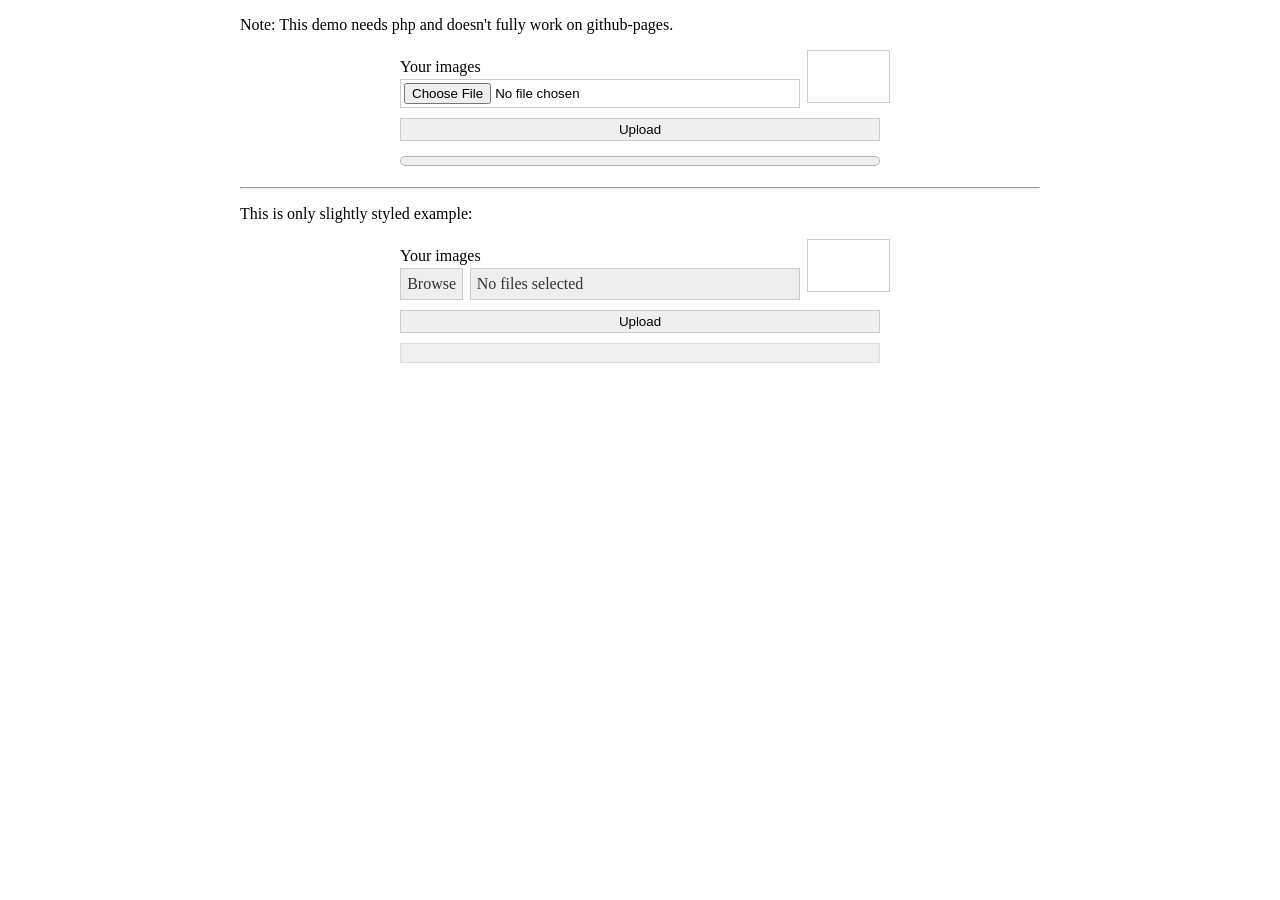
<file: lms/templates/tinyLxpTheme/treks-src/js/webshim/demos/demos/filereader/index.html>
<!DOCTYPE html>
<html>
<head>
	<meta charset="utf-8">
	<meta http-equiv="X-UA-Compatible" content="IE=edge,chrome=1">
	<title>Creating a ImageUpload using FileReader, FormData, Progress element and XHR2</title>

	<style>
		.wrapper {
			margin: 10px auto;
			width: 80%;
			min-width: 320px;
			max-width: 800px;
		}
		form {
			margin: 10px auto;
			max-width: 500px;
			min-width: 320px;
			width: 80%;

		}
		.form-row {
			padding: 5px 10px;
		}
		label {
			display: block;
			margin: 3px 0;
		}
		.form-row input {
			padding: 3px;
			border: 1px solid #ccc;
			box-shadow: none;
		}

		.show-upload {
			position: relative;
			padding-right: 90px;
			zoom: 1;
		}

		.upload-display {
			position: absolute;
			top: 0;
			right: 0;
			width: 75px;
			height: 45px;
			border: 1px solid #ccc;
			padding: 3px;
		}

		.upload-display img {
			display: block;
			margin: auto;
			max-width: 100%;
			max-height: 100%;
			height: auto;
		}

		.upload-progress progress {
			width: 100%;
		}

		input, select, textarea {
			-moz-box-sizing: border-box;
			box-sizing: border-box;
			width: 100%;
		}

		div.ws-invalid input {
			border-color: #c88;
		}
		.ws-invalid label {
			color: #933;
		}
		div.ws-success input {
			border-color: #8c8;
		}
	</style>

	<script src="http://code.jquery.com/jquery-1.11.0.js"></script>
	<script src="../../../js-webshim/minified/polyfiller.js"></script>
	<script>
		webshim.polyfill('forms filereader');

		$(function(){
			$('.show-upload').each(showUpload);
			$('[data-action].ajax-form').each(loadAjaxForm);
		});

		function showUpload(){
			var $image, reader;
			var displaySel = '.upload-display';
			var $module = $(this);
			var $input = $(this).find('input[type="file"]');
			var $display = $(displaySel, $module);

			var showSelectedFile = function () {
				var file = ($(this).prop('files') || [])[0];

				//if there is no file or first file is not an image abort
				if(!file || file.type.indexOf('image/')){return;}

				if(!reader){
					reader = new FileReader();
				}

				reader.onload = function (evt) {
					var fileData = evt.target.result;
					if(!$image){
						$image = $('<img />').appendTo($display);
					}
					$image.attr('src', fileData);
				};

				//use $.prop to access files property

				reader.readAsDataURL(file);
			};

			$input.on('change', showSelectedFile);

			//polyfill if not already in markup
			if(!$input.is('.ws-filereader')){
				$input.addClass('ws-filereader').updatePolyfill();
			}

			showSelectedFile();
		}

		function loadAjaxForm(){
			var $form = $(this);
			var $progress = $('.upload-progress progress', $form);

			var sendForm = function(e){
				$progress.val(0);
				var data = new FormData(this);
				$.ajax({
					url: $form.data('action'),
					success: function(data){
						if(window.console){
							console.log(data);
						}
						alert('data was successfully transferred');
					},
					error: function(){
						if(window.console){
							console.log('error')
						}
						alert('There was an error');
					},
					data: data,
					processData: false,
					contentType: false,
					type: 'POST',
					//for onuploadprogress see below
					onuploadprogress: function(e){
						if(e.lengthComputable){
							$progress.val(e.loaded / e.total);
						} else {
							$progress.removeAttr('value');
						}
					}
				});

				if(e && e.preventDefault){
					e.preventDefault();
				}
			};

			$form.on('submit', sendForm);
		}

		//unfortunatley jquery has no API to bind to progress and upload.progress
		// This is a workaround for jquery to get progress event:

		//names for polyfilled browsers can be configured here:
		webshim.setOptions('filereader', {
			progress: 'onprogress',
			uploadprogress: 'onuploadprogress'
		});
		(function addXhrProgressEvent($) {
			var originalXhr = $.ajaxSettings.xhr;
			$.ajaxSetup({
				xhr: function() {
					var req = originalXhr(), that = this;
					if (req) {
						if (typeof req.addEventListener == "function" && that.onprogress !== undefined) {
							req.addEventListener("progress", function(evt) {
								that.onprogress(evt);
							}, false);
						}
						if (typeof req.upload == "object" && that.onuploadprogress !== undefined) {
							req.upload.addEventListener("progress", function(evt) {
								that.onuploadprogress(evt);
							}, false);
						}
					}
					return req;
				}
			});
		})(jQuery);
	</script>
</head>
<body>
<div class="wrapper">
	<p>Note: This demo needs php and doesn't fully work on github-pages.</p>
	<form class="ajax-form" action="upload_html.php" data-action="upload_json.php" method="post" enctype="multipart/form-data">
		<div class="form-row show-upload">
			<label for="images">Your images</label>
			<input id="images" type="file" name="pictures[]" class="ws-filereader" required="" accept="image/*" />
			<div class="upload-display"></div>
		</div>

		<div class="form-row">
			<input name="send" type="submit" value="Upload" />
		</div>
		<div class="form-row upload-progress">
			<progress value="0"></progress>
		</div>
	</form>
	<hr />
	<p>This is only slightly styled example:</p>
	<form class="ws-validate ajax-form" action="upload_html.php" data-action="upload_json.php" method="post" enctype="multipart/form-data">
		<div class="form-row show-upload">
			<label for="images2">Your images</label>
			<div class="ws-custom-file">
				<input id="images2" type="file" name="pictures[]" class="ws-filereader" required="" accept="image/*" />
				<button type="button" tabindex="-1">Browse</button>
				<span class="ws-file-value">No files selected</span>
			</div>
			<div class="upload-display"></div>
		</div>

		<div class="form-row">
			<input name="send" type="submit" value="Upload" />
		</div>
		<div class="form-row upload-progress">
			<progress class="ws-style" value="0"></progress>
		</div>
	</form>
</div>
</body>
</html>
</file>
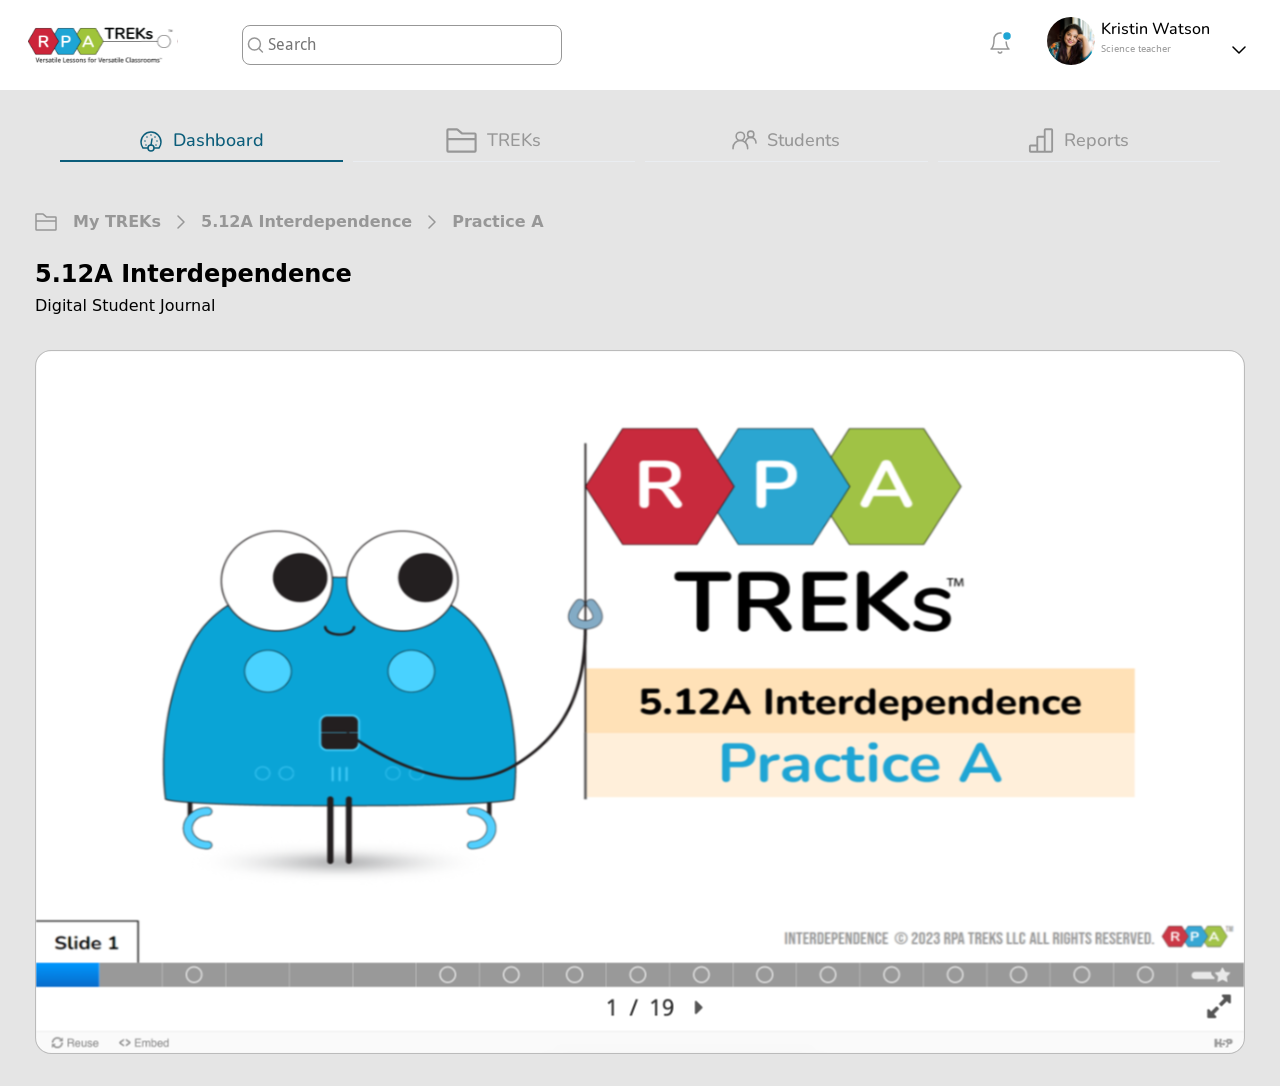
<file: lms/templates/treks-src/interdependence-treks.html>
<!DOCTYPE html>
<html lang="en">

<head>
    <meta charset="UTF-8" />
    <meta http-equiv="X-UA-Compatible" content="IE=edge" />
    <meta name="viewport" content="width=device-width, initial-scale=1.0" />
    <title>Document</title>
    <link href="./style/main.css" rel="stylesheet" />
    <link rel="stylesheet" href="https://cdn.jsdelivr.net/npm/bootstrap@5.2.3/dist/css/bootstrap.min.css"
        integrity="sha384-rbsA2VBKQhggwzxH7pPCaAqO46MgnOM80zW1RWuH61DGLwZJEdK2Kadq2F9CUG65" crossorigin="anonymous" />
</head>

<body>
    <nav class="navbar navbar-expand-lg bg-light">
        <div class="container-fluid">
            <a class="navbar-brand" href="#">

                <div class="header-logo-search">
                    <!-- logo -->
                    <div class="header-logo">
                        <img src="./assets/img/header_logo.svg" alt="svg" />
                    </div>

                </div>
            </a>
            <button class="navbar-toggler" type="button" data-bs-toggle="collapse"
                data-bs-target="#navbarSupportedContent" aria-controls="navbarSupportedContent" aria-expanded="false"
                aria-label="Toggle navigation">
                <span class="navbar-toggler-icon"></span>
            </button>
            <div class="collapse navbar-collapse" id="navbarSupportedContent">
                <div class="navbar-nav me-auto mb-2 mb-lg-0">
                    <div class="header-logo-search">

                        <!-- searching input -->
                        <div class="header-search">
                            <img src="./assets/img/header_search.svg" alt="svg" />
                            <input placeholder="Search" />
                        </div>
                    </div>
                </div>
                <div class="d-flex" role="search">
                    <div class="header-notification-user">
                        <!-- notification -->
                        <div class="header-notification">
                            <img src="./assets/img/header_bell-notification.svg" alt="svg" />
                        </div>
                        <!-- user detail & Image  -->
                        <div class="header-user">
                            <!-- User Avatar -->
                            <div class="user-avatar">
                                <img src="./assets/img/header_avatar.svg" alt="svg" />
                            </div>
                            <!-- User short detail -->
                            <div class="user-detail">
                                <span class="user-detail-name">Kristin Watson</span>
                                <span>Science teacher</span>
                            </div>
                            <!-- Arrow for open menu -->
                            <div class="user-options">
                                <img src="./assets/img/header_arrow open.svg" alt="svg" />
                            </div>
                        </div>
                    </div>
                </div>
            </div>
        </div>
    </nav>

    <!-- Basic Container -->
    <section class="main-container treks_main_container">
        <section class="main-container nav_container">
            <!-- Nav Section -->
            <nav class="nav-section nav_section_interpendence">
                <ul>
                    <li class="nav-section-selected">
                        <img src="./assets/img/nav_dashboard-dots.svg" />
                        <a href="/">Dashboard</a>
                    </li>
                    <li>
                        <img src="./assets/img/nav_Treks.svg" />
                        <a href="/treks.html">TREKs</a>
                    </li>
                    <li>
                        <img src="./assets/img/nav_students.svg" />
                        <a href="/">Students</a>
                    </li>
                    <li>
                        <img src="./assets/img/nav_reports.svg" />
                        <a href="/">Reports</a>
                    </li>
                </ul>
            </nav>
        </section>
        <!-- Interpendence Practice Section -->
        <section class="interpendence_content_section">
            <div class="treks_practice_bx">
                <div class="practice_flx">
                    <img src="./assets/img/nav_Treks.svg" />
                    <p class="practice_text">My TREKs</p>
                </div>
                <div class="practice_flx">
                    <img src="./assets/img/bc_arrow_right.svg" />
                    <p class="practice_text">5.12A Interdependence</p>
                </div>
                <div class="practice_flx">
                    <img src="./assets/img/bc_arrow_right.svg" />
                    <p class="practice_text">Practice A</p>
                </div>
            </div>
            <p class="interpendence_text">5.12A Interdependence</p>
            <p class="practice_text student_text">Digital Student Journal</p>
            <img class="practice_img" src="./assets/img/practice-image.svg" />
        </section>
    </section>

    <script src="https://code.jquery.com/jquery-3.6.3.js"
        integrity="sha256-nQLuAZGRRcILA+6dMBOvcRh5Pe310sBpanc6+QBmyVM=" crossorigin="anonymous"></script>
    <script
        src="./js/Animated-Circular-Progress-Bar-with-jQuery-Canvas-Circle-Progress/dist/circle-progress.js"></script>
    <script src="./js/custom.js"></script>
    <script src="https://cdn.jsdelivr.net/npm/bootstrap@5.2.3/dist/js/bootstrap.bundle.min.js"
        integrity="sha384-kenU1KFdBIe4zVF0s0G1M5b4hcpxyD9F7jL+jjXkk+Q2h455rYXK/7HAuoJl+0I4"
        crossorigin="anonymous"></script>
</body>

</html>
</file>
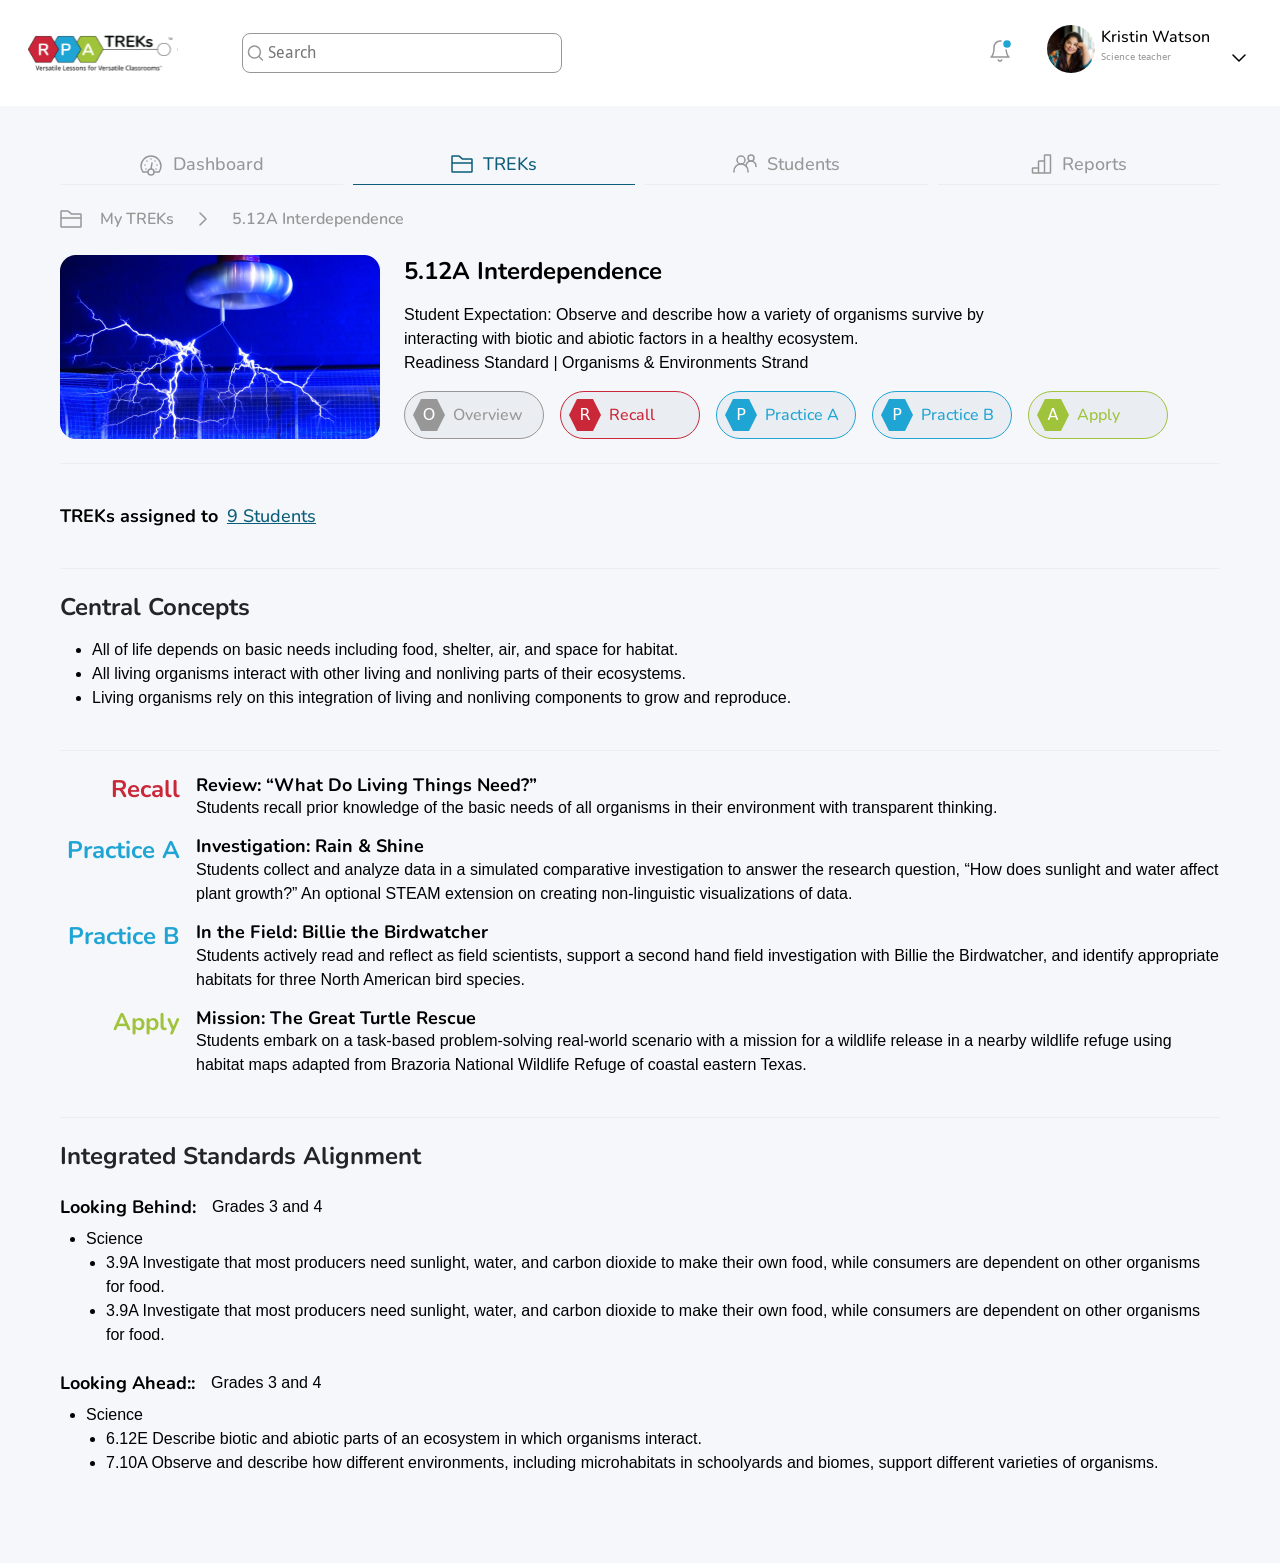
<file: lms/templates/treks-src/trekspage.html>
<!DOCTYPE html>
<html lang="en">
  <head>
    <meta charset="UTF-8" />
    <meta http-equiv="X-UA-Compatible" content="IE=edge" />
    <meta name="viewport" content="width=device-width, initial-scale=1.0" />
    <title>Document</title>
    <link href="./style/common.css" rel="stylesheet" />
    <link href="./style/treksstyle.css" rel="stylesheet" />

    <link
      rel="stylesheet"
      href="https://cdn.jsdelivr.net/npm/bootstrap@5.2.3/dist/css/bootstrap.min.css"
      integrity="sha384-rbsA2VBKQhggwzxH7pPCaAqO46MgnOM80zW1RWuH61DGLwZJEdK2Kadq2F9CUG65"
      crossorigin="anonymous"
    />
  </head>
  <body>
    <!-- Menu -->
    <nav class="navbar navbar-expand-lg treks-nav">
      <div class="container-fluid">
        <a class="navbar-brand" href="#">
          <div class="header-logo-search">
            <!-- logo -->
            <div class="header-logo">
              <img src="./assets/img/header_logo.svg" alt="svg" />
            </div>
          </div>
        </a>
        <button
          class="navbar-toggler"
          type="button"
          data-bs-toggle="collapse"
          data-bs-target="#navbarSupportedContent"
          aria-controls="navbarSupportedContent"
          aria-expanded="false"
          aria-label="Toggle navigation"
        >
          <span class="navbar-toggler-icon"></span>
        </button>
        <div class="collapse navbar-collapse" id="navbarSupportedContent">
          <div class="navbar-nav me-auto mb-2 mb-lg-0">
            <div class="header-logo-search">
              <!-- searching input -->
              <div class="header-search">
                <img src="./assets/img/header_search.svg" alt="svg" />
                <input placeholder="Search" />
              </div>
            </div>
          </div>
          <div class="d-flex" role="search">
            <div class="header-notification-user">
              <!-- notification -->
              <div class="header-notification">
                <img
                  src="./assets/img/header_bell-notification.svg"
                  alt="svg"
                />
              </div>
              <!-- user detail & Image  -->
              <div class="header-user">
                <!-- User Avatar -->
                <div class="user-avatar">
                  <img src="./assets/img/header_avatar.svg" alt="svg" />
                </div>
                <!-- User short detail -->
                <div class="user-detail">
                  <span class="user-detail-name">Kristin Watson</span>
                  <span>Science teacher</span>
                </div>
                <!-- Arrow for open menu -->
                <div class="user-options">
                  <img src="./assets/img/header_arrow open.svg" alt="svg" />
                </div>
              </div>
            </div>
          </div>
        </div>
      </div>
    </nav>

    <!-- Basic Container -->
    <section class="main-container">
      <!-- Nav Section -->
      <nav class="nav-section">
        <ul>
          <li>
            <img src="./assets/img/nav_dashboard-dots_gray.svg" />
            <a href="/">Dashboard</a>
          </li>
          <li class="nav-section-selected">
            <img src="./assets/img/nav_treks_selected.svg" />
            <a href="/">TREKs</a>
          </li>
          <li>
            <img src="./assets/img/nav_students.svg" />
            <a href="/">Students</a>
          </li>
          <li>
            <img src="./assets/img/nav_reports.svg" />
            <a href="/">Reports</a>
          </li>
        </ul>
      </nav>

      <!-- My TREKs breadcrumbs -->
      <section class="my-trk-bc-section">
        <div class="my-trk-bc-section-div">
          <!-- breadcrumbs -->
          <img class="bc-img-1" src="./assets/img/bc_img.svg" />
          <p>My TREKs</p>
          <img class="bc-img-2" src="./assets/img/bc_arrow_right.svg" />
          <p>5.12A Interdependence</p>
        </div>
      </section>
      <!-- My TREKs Detail -->
      <section class="my-trk-detail-section">
        <div class="my-trk-detail-section-div">
          <!-- TREKs image  -->
          <div class="my-trk-detail-img">
            <img src="./assets/img/tr_main.png" />
          </div>
          <!-- TREKs detail -->
          <div class="my-trk-detail-prep">
            <!-- Title -->
            <div class="detail-prep-title">
              <h2>5.12A Interdependence</h2>
            </div>
            <!-- Description -->
            <div class="detail-prep-desc">
              <p>
                Student Expectation: Observe and describe how a variety of
                organisms survive by interacting with biotic and abiotic factors
                in a healthy ecosystem.<br />
                Readiness Standard | Organisms & Environments Strand
              </p>
            </div>
            <!-- Tags -->
            <div class="detail-prep-tags">
              <!-- overview tag -->
              <div class="tags-body overview-poly-body">
                <div class="tags-body-polygon">
                  <span>O</span>
                </div>
                <div class="tags-body-detail">
                  <span>Overview</span>
                </div>
              </div>
              <!-- Recall -->
              <div class="tags-body recall-poly-body">
                <div class="tags-body-polygon">
                  <span>R</span>
                </div>
                <div class="tags-body-detail">
                  <span>Recall</span>
                </div>
              </div>
              <!-- Practice A -->
              <div class="tags-body pa-poly-body">
                <div class="tags-body-polygon">
                  <span>P</span>
                </div>
                <div class="tags-body-detail">
                  <span>Practice A</span>
                </div>
              </div>
              <!-- Practice B -->
              <div class="tags-body pb-poly-body">
                <div class="tags-body-polygon">
                  <span>P</span>
                </div>
                <div class="tags-body-detail">
                  <span>Practice B</span>
                </div>
              </div>
              <!-- Apply -->
              <div class="tags-body apply-poly-body">
                <div class="tags-body-polygon">
                  <span>A</span>
                </div>
                <div class="tags-body-detail">
                  <span>Apply</span>
                </div>
              </div>
            </div>
          </div>
        </div>
      </section>

      <!-- TREKs assigned to -->
      <section class="trk-assign-section">
        <div class="trk-assign-section-div">
          <p>TREKs assigned to</p>
          <a href="#">9 Students</a>
        </div>
      </section>

      <!-- Central Concepts  -->
      <section class="central-cncpt-section">
        <div class="central-cncpt-section-div">
          <h3 class="text-style-heading-s2-cm">Central Concepts</h3>
          <div class="central-cncpt-list-div">
            <ul>
              <li class="text-style-prep-cm">
                All of life depends on basic needs including food, shelter, air,
                and space for habitat.
              </li>
              <li class="text-style-prep-cm">
                All living organisms interact with other living and nonliving
                parts of their ecosystems.
              </li>
              <li class="text-style-prep-cm">
                Living organisms rely on this integration of living and
                nonliving components to grow and reproduce.
              </li>
            </ul>
          </div>
        </div>
      </section>

      <!--  Central Concepts  4 topic detail -->
      <section class="central-topic-section">
        <div class="central-topic-section-div">
          <!-- Recall -->
          <div class="central-topic-each-list">
            <div class="list-heading">
              <h4 class="text-style-heading-s2-cm recall-cc-heading">Recall</h4>
            </div>

            <div class="list-detail">
              <h5>Review: “What Do Living Things Need?”</h5>
              <p class="text-style-prep-cm">
                Students recall prior knowledge of the basic needs of all
                organisms in their environment with transparent thinking.
              </p>
            </div>
          </div>
          <!-- Practice A -->
          <div class="central-topic-each-list">
            <div class="list-heading">
              <h4 class="text-style-heading-s2-cm pa-cc-heading">Practice A</h4>
            </div>
            <div class="list-detail">
              <h5>Investigation: Rain & Shine</h5>
              <p class="text-style-prep-cm">
                Students collect and analyze data in a simulated comparative
                investigation to answer the research question, “How does
                sunlight and water affect plant growth?” An optional STEAM
                extension on creating non-linguistic visualizations of data.
              </p>
            </div>
          </div>
          <!-- Practice B -->
          <div class="central-topic-each-list">
            <div class="list-heading">
              <h4 class="text-style-heading-s2-cm pb-cc-heading">Practice B</h4>
            </div>
            <div class="list-detail">
              <h5>In the Field: Billie the Birdwatcher</h5>
              <p class="text-style-prep-cm">
                Students actively read and reflect as field scientists, support
                a second hand field investigation with Billie the Birdwatcher,
                and identify appropriate habitats for three North American bird
                species.
              </p>
            </div>
          </div>
          <!-- Apply -->
          <div class="central-topic-each-list">
            <div class="list-heading">
              <h4 class="text-style-heading-s2-cm apply-cc-heading">Apply</h4>
            </div>
            <div class="list-detail">
              <h5>Mission: The Great Turtle Rescue</h5>
              <p class="text-style-prep-cm">
                Students embark on a task-based problem-solving real-world
                scenario with a mission for a wildlife release in a nearby
                wildlife refuge using habitat maps adapted from Brazoria
                National Wildlife Refuge of coastal eastern Texas.
              </p>
            </div>
          </div>
        </div>
      </section>

      <!--Integrated Standards Alignment  -->
      <section class="intg-stand-section">
        <div class="intg-stand-section-div">
          <!-- heading -->
          <div class="intg-stand-heading">
            <h3 class="text-style-heading-s2-cm">
              Integrated Standards Alignment
            </h3>
          </div>

          <!-- Looking Behind: -->
          <div class="intg-stand-detail-list">
            <div class="intg-stand-list">
              <h4>Looking Behind:</h4>
              <p class="text-style-prep-cm">Grades 3 and 4</p>
            </div>
            <!-- list detail -->
            <div class="intg-stand-detail">
              <ul class="main-detail">
                <li class="text-style-prep-cm">Science</li>
              </ul>
              <ul class="sub-detal">
                <li class="text-style-prep-cm">
                  3.9A Investigate that most producers need sunlight, water, and
                  carbon dioxide to make their own food, while consumers are
                  dependent on other organisms for food.
                </li>
                <li class="text-style-prep-cm">
                  3.9A Investigate that most producers need sunlight, water, and
                  carbon dioxide to make their own food, while consumers are
                  dependent on other organisms for food.
                </li>
              </ul>
            </div>
          </div>
          <!-- Looking Ahead: -->
          <div class="intg-stand-detail-list">
            <div class="intg-stand-list">
              <h4>Looking Ahead::</h4>
              <p class="text-style-prep-cm">Grades 3 and 4</p>
            </div>
            <!-- list detail -->
            <div class="intg-stand-detail">
              <ul class="main-detail">
                <li class="text-style-prep-cm">Science</li>
              </ul>
              <ul class="sub-detal">
                <li class="text-style-prep-cm">
                  6.12E Describe biotic and abiotic parts of an ecosystem in
                  which organisms interact.
                </li>
                <li class="text-style-prep-cm">
                  7.10A Observe and describe how different environments,
                  including microhabitats in schoolyards and biomes, support
                  different varieties of organisms.
                </li>
              </ul>
            </div>
          </div>
        </div>
      </section>
    </section>

    <script
      src="https://code.jquery.com/jquery-3.6.3.js"
      integrity="sha256-nQLuAZGRRcILA+6dMBOvcRh5Pe310sBpanc6+QBmyVM="
      crossorigin="anonymous"
    ></script>
    <script src="./js/Animated-Circular-Progress-Bar-with-jQuery-Canvas-Circle-Progress/dist/circle-progress.js"></script>
    <script src="./js/custom.js"></script>
    <script
      src="https://cdn.jsdelivr.net/npm/bootstrap@5.2.3/dist/js/bootstrap.bundle.min.js"
      integrity="sha384-kenU1KFdBIe4zVF0s0G1M5b4hcpxyD9F7jL+jjXkk+Q2h455rYXK/7HAuoJl+0I4"
      crossorigin="anonymous"
    ></script>
  </body>
</html>
</file>
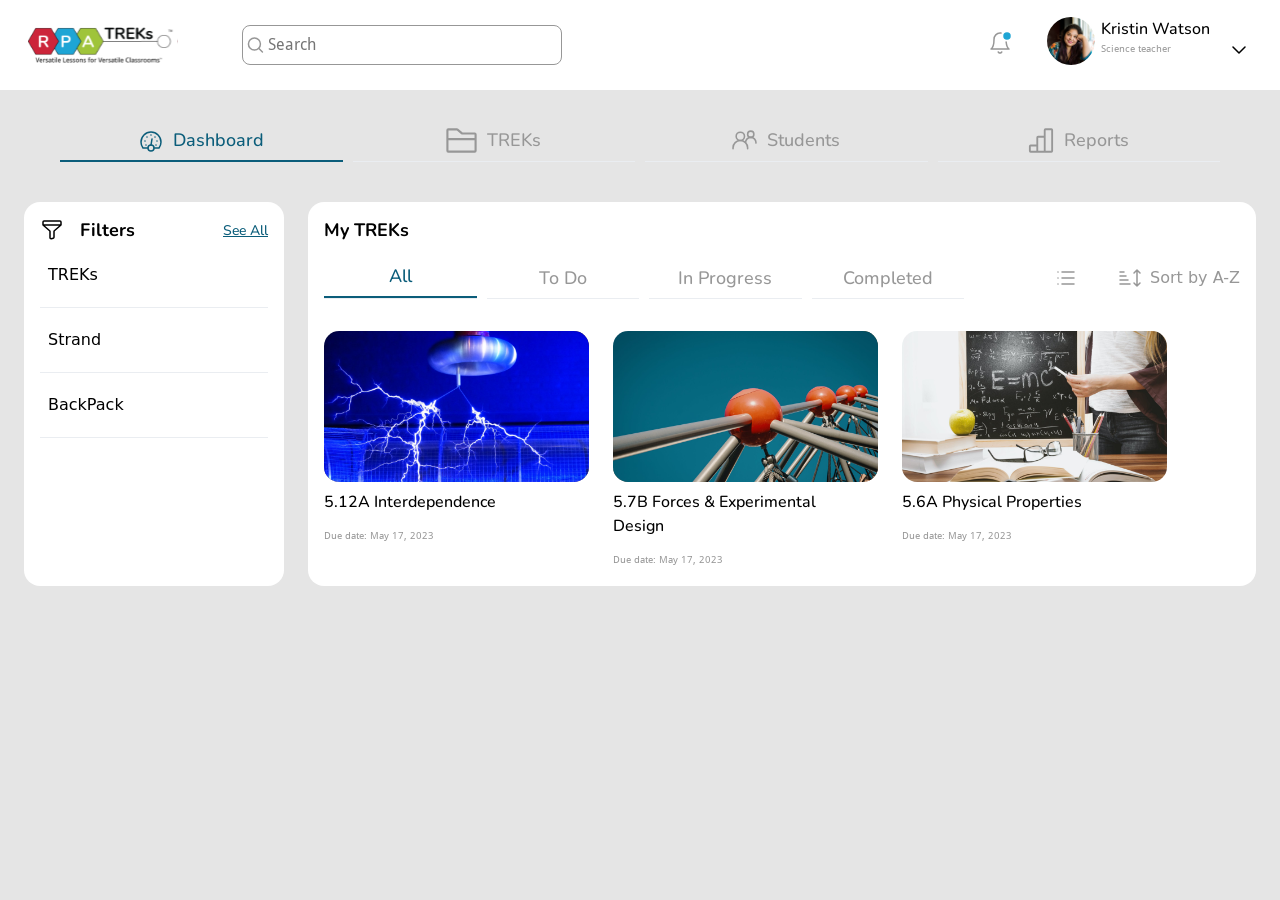
<file: lms/templates/treks-src/trekstab-page.html>
<!DOCTYPE html>
<html lang="en">

<head>
    <meta charset="UTF-8" />
    <meta http-equiv="X-UA-Compatible" content="IE=edge" />
    <meta name="viewport" content="width=device-width, initial-scale=1.0" />
    <title>Document</title>
    <link href="./style/main.css" rel="stylesheet" />
    <link rel="stylesheet" href="https://cdn.jsdelivr.net/npm/bootstrap@5.2.3/dist/css/bootstrap.min.css"
        integrity="sha384-rbsA2VBKQhggwzxH7pPCaAqO46MgnOM80zW1RWuH61DGLwZJEdK2Kadq2F9CUG65" crossorigin="anonymous" />
</head>

<body>
    <nav class="navbar navbar-expand-lg bg-light">
        <div class="container-fluid">
            <a class="navbar-brand" href="#">

                <div class="header-logo-search">
                    <!-- logo -->
                    <div class="header-logo">
                        <img src="./assets/img/header_logo.svg" alt="svg" />
                    </div>

                </div>
            </a>
            <button class="navbar-toggler" type="button" data-bs-toggle="collapse"
                data-bs-target="#navbarSupportedContent" aria-controls="navbarSupportedContent" aria-expanded="false"
                aria-label="Toggle navigation">
                <span class="navbar-toggler-icon"></span>
            </button>
            <div class="collapse navbar-collapse" id="navbarSupportedContent">
                <div class="navbar-nav me-auto mb-2 mb-lg-0">
                    <div class="header-logo-search">

                        <!-- searching input -->
                        <div class="header-search">
                            <img src="./assets/img/header_search.svg" alt="svg" />
                            <input placeholder="Search" />
                        </div>
                    </div>
                </div>
                <div class="d-flex" role="search">
                    <div class="header-notification-user">
                        <!-- notification -->
                        <div class="header-notification">
                            <img src="./assets/img/header_bell-notification.svg" alt="svg" />
                        </div>
                        <!-- user detail & Image  -->
                        <div class="header-user">
                            <!-- User Avatar -->
                            <div class="user-avatar">
                                <img src="./assets/img/header_avatar.svg" alt="svg" />
                            </div>
                            <!-- User short detail -->
                            <div class="user-detail">
                                <span class="user-detail-name">Kristin Watson</span>
                                <span>Science teacher</span>
                            </div>
                            <!-- Arrow for open menu -->
                            <div class="user-options">
                                <img src="./assets/img/header_arrow open.svg" alt="svg" />
                            </div>
                        </div>
                    </div>
                </div>
            </div>
        </div>
    </nav>
    <!-- Basic Container -->
    <section class="main-container treks_main_container">
        <!-- Nav Section -->
        <div class="main-container nav_container">
            <nav class="nav-section nav_section_treks">
                <ul>
                    <li class="nav-section-selected">
                        <img src="./assets/img/nav_dashboard-dots.svg" />
                        <a href="/">Dashboard</a>
                    </li>
                    <li>
                        <img src="./assets/img/nav_Treks.svg" />
                        <a href="/">TREKs</a>
                    </li>
                    <li>
                        <img src="./assets/img/nav_students.svg" />
                        <a href="/">Students</a>
                    </li>
                    <li>
                        <img src="./assets/img/nav_reports.svg" />
                        <a href="/">Reports</a>
                    </li>
                </ul>
            </nav>
        </div>
        <!-- Recent Filters & TREKs flex -->
        <div class="filter_treks_flx">
            <!-- Recent Filters -->
            <section class="recent-treks-section filter_treks_section">
                <div class="recent-treks-section-div recent_filter_treks_div">
                    <!--  TREKs header-->
                    <div class="section-div-header filter_section">
                        <div class="filter_bx">
                            <img src="./assets/img/filter-logo.svg" />
                            <h2>Filters</h2>
                        </div>
                        <div>
                            <a href="#">See All</a>
                        </div>
                    </div>
                    <div class="treks_bottom_border">
                        <h3 class="filter_treks_heading">TREKs</h3>
                    </div>
                    <div class="treks_bottom_border">
                        <h3 class="filter_treks_heading">Strand</h3>
                    </div>
                    <div class="treks_bottom_border">
                        <h3 class="filter_treks_heading">BackPack</h3>
                    </div>
                </div>
            </section>
            <!-- Recent TREKs -->
            <section class="recent-treks-section filter_treks_section filter_my_treks_sec">
                <div class="recent-treks-section-div">
                    <!--  TREKs header-->
                    <div class="section-div-header">
                        <h2>My TREKs</h2>
                    </div>
                    <nav class="nav-section treks_nav">
                        <ul class="treks_ul" id="myTab" role="tablist">
                            <li>
                                <button class="nav-link active" id="all-tab" data-bs-toggle="tab"
                                    data-bs-target="#all-tab-pane" type="button" role="tab" aria-controls="all-tab-pane"
                                    aria-selected="true">All</button>
                            </li>
                            <li>
                                <button class="nav-link" id="to-tab" data-bs-toggle="tab"
                                    data-bs-target="#todo-tab-pane" type="button" role="tab"
                                    aria-controls="todo-tab-pane" aria-selected="true">To Do</button>
                            </li>
                            <li>
                                <button class="nav-link" id="inprogress-tab" data-bs-toggle="tab"
                                    data-bs-target="#inprogress-tab-pane" type="button" role="tab"
                                    aria-controls="inprogress-tab-pane" aria-selected="true">In Progress</button>
                            </li>
                            <li>
                                <button class="nav-link" id="completed-tab" data-bs-toggle="tab"
                                    data-bs-target="#completed-tab-pane" type="button" role="tab"
                                    aria-controls="completed-tab-pane" aria-selected="true">Completed</button>
                            </li>
                        </ul>
                        <div class="treks_inner_flx">
                            <img src="./assets/img/filter-right-logo.svg" />
                            <div class="sort_flex_bx">
                                <img src="./assets/img/filter-sort-logo.svg" />
                                <p>Sort by A-Z</p>
                            </div>
                        </div>
                    </nav>
                    <!-- TREKs cards -->
                    <div class="tab-content" id="myTabContent">
                        <div class="tab-pane fade show active recent-treks-cards-list treks_card_list" id="all-tab-pane"
                            role="tabpanel" aria-labelledby="all-tab" tabindex="0">
                            <!-- each cards  -->
                            <!-- card 1 -->
                            <div class="recent-treks-card-body treks_card_body ">
                                <div>
                                    <img src="./assets/img/rec_tre_img1.svg" />
                                </div>
                                <div>
                                    <h3>5.12A Interdependence</h3>
                                    <span>Due date: May 17, 2023</span>
                                </div>
                            </div>

                            <!-- card 2 -->
                            <div class="recent-treks-card-body treks_card_body">
                                <div>
                                    <img src="./assets/img/rec_tre_img2.svg" />
                                </div>
                                <div>
                                    <h3>5.7B Forces & Experimental Design</h3>
                                    <span>Due date: May 17, 2023</span>
                                </div>
                            </div>

                            <!-- card 3 -->
                            <div class="recent-treks-card-body treks_card_body">
                                <div>
                                    <img src="./assets/img/rec_tre_img3.svg" />
                                </div>
                                <div>
                                    <h3>5.6A Physical Properties</h3>
                                    <span>Due date: May 17, 2023</span>
                                </div>
                            </div>
                        </div>
                        <div class="tab-pane fade show recent-treks-cards-list treks_card_list" id="todo-tab-pane"
                            role="tabpanel" aria-labelledby="todo-tab" tabindex="1">
                            <!-- each cards  -->
                            <!-- card 1 -->
                            <div class="recent-treks-card-body treks_card_body ">
                                <div>
                                    <img src="./assets/img/rec_tre_img1.svg" />
                                </div>
                                <div>
                                    <h3>5.12A Interdependence</h3>
                                    <span>Due date: May 17, 2023</span>
                                </div>
                            </div>

                            <!-- card 2 -->
                            <div class="recent-treks-card-body treks_card_body">
                                <div>
                                    <img src="./assets/img/rec_tre_img2.svg" />
                                </div>
                                <div>
                                    <h3>5.7B Forces & Experimental Design</h3>
                                    <span>Due date: May 17, 2023</span>
                                </div>
                            </div>
                        </div>
                        <div class="tab-pane fade show recent-treks-cards-list treks_card_list" id="inprogress-tab-pane"
                            role="tabpanel" aria-labelledby="inprogress-tab" tabindex="2">
                            <!-- each cards  -->
                            <!-- card 1 -->
                            <div class="recent-treks-card-body treks_card_body ">
                                <div>
                                    <img src="./assets/img/rec_tre_img1.svg" />
                                </div>
                                <div>
                                    <h3>5.12A Interdependence</h3>
                                    <span>Due date: May 17, 2023</span>
                                </div>
                            </div>
                        </div>
                        <div class="tab-pane fade show recent-treks-cards-list treks_card_list" id="completed-tab-pane"
                            role="tabpanel" aria-labelledby="completed-tab" tabindex="3">
                            <!-- each cards  -->
                            <!-- card 1 -->
                            <div class="recent-treks-card-body treks_card_body ">
                                <div>
                                    <img src="./assets/img/rec_tre_img1.svg" />
                                </div>
                                <div>
                                    <h3>5.12A Interdependence</h3>
                                    <span>Due date: May 17, 2023</span>
                                </div>
                            </div>
                            <!-- card 3 -->
                            <div class="recent-treks-card-body treks_card_body">
                                <div>
                                    <img src="./assets/img/rec_tre_img3.svg" />
                                </div>
                                <div>
                                    <h3>5.6A Physical Properties</h3>
                                    <span>Due date: May 17, 2023</span>
                                </div>
                            </div>
                        </div>
                    </div>
                </div>
            </section>
        </div>
    </section>

    <script src="https://code.jquery.com/jquery-3.6.3.js"
        integrity="sha256-nQLuAZGRRcILA+6dMBOvcRh5Pe310sBpanc6+QBmyVM=" crossorigin="anonymous"></script>
    <script
        src="./js/Animated-Circular-Progress-Bar-with-jQuery-Canvas-Circle-Progress/dist/circle-progress.js"></script>
    <script src="./js/custom.js"></script>
    <script src="https://cdn.jsdelivr.net/npm/bootstrap@5.2.3/dist/js/bootstrap.bundle.min.js"
        integrity="sha384-kenU1KFdBIe4zVF0s0G1M5b4hcpxyD9F7jL+jjXkk+Q2h455rYXK/7HAuoJl+0I4"
        crossorigin="anonymous"></script>
</body>

</html>
</file>
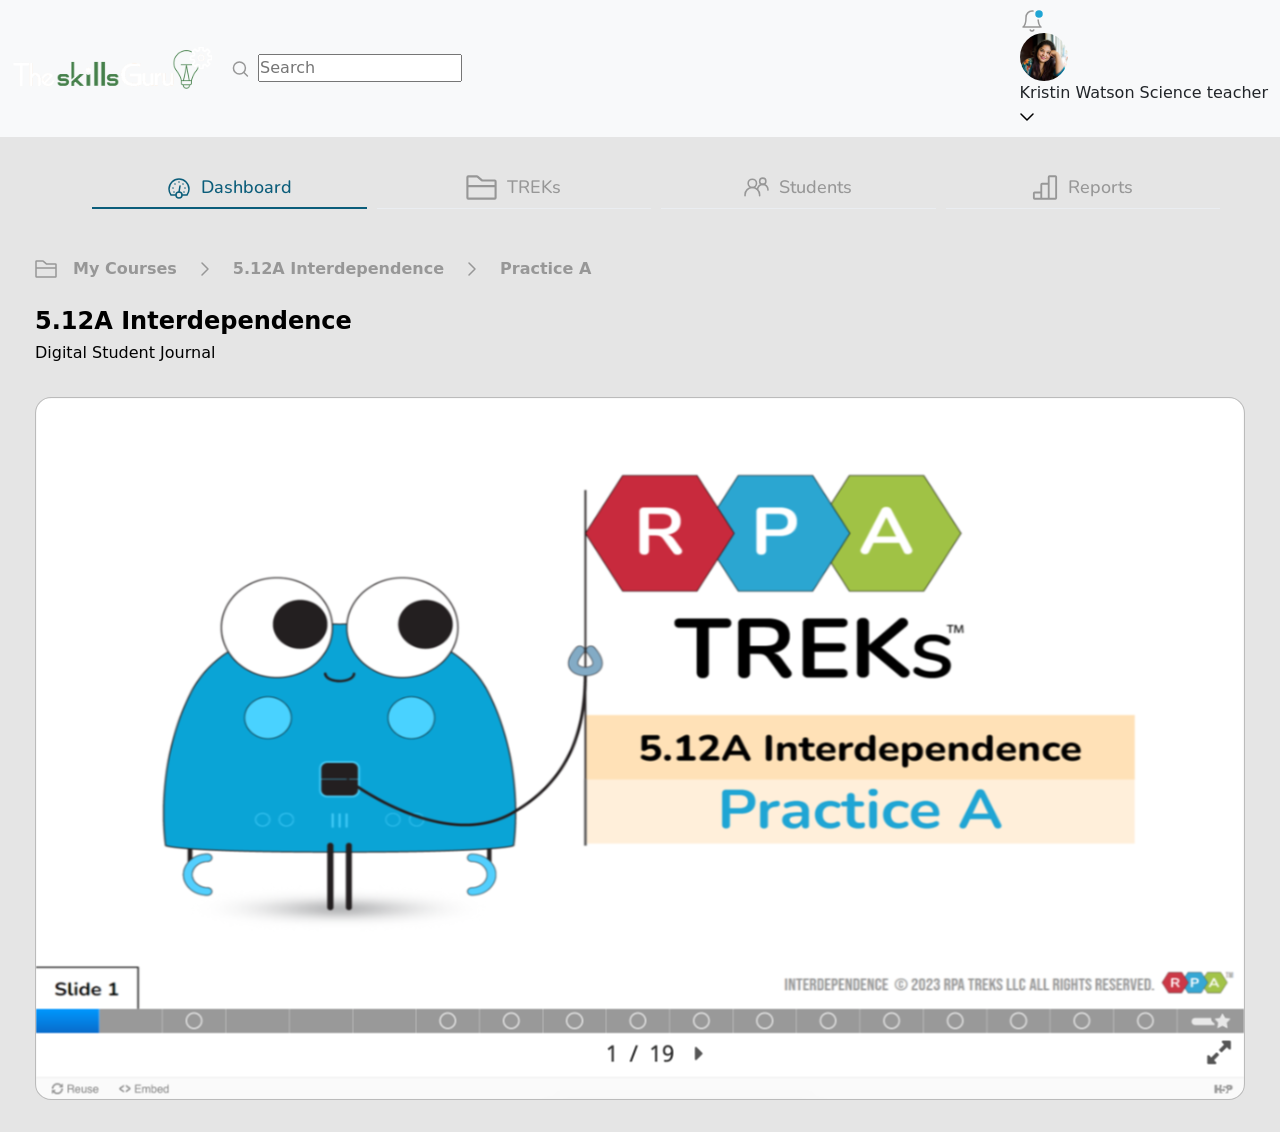
<file: lms/templates/tinyLxpTheme/treks-src/interdependence-treks.html>
<!DOCTYPE html>
<html lang="en">

<head>
    <meta charset="UTF-8" />
    <meta http-equiv="X-UA-Compatible" content="IE=edge" />
    <meta name="viewport" content="width=device-width, initial-scale=1.0" />
    <title>Document</title>
    <link href="./style/main.css" rel="stylesheet" />
    <link rel="stylesheet" href="https://cdn.jsdelivr.net/npm/bootstrap@5.2.3/dist/css/bootstrap.min.css"
        integrity="sha384-rbsA2VBKQhggwzxH7pPCaAqO46MgnOM80zW1RWuH61DGLwZJEdK2Kadq2F9CUG65" crossorigin="anonymous" />
</head>

<body>
    <nav class="navbar navbar-expand-lg bg-light">
        <div class="container-fluid">
            <a class="navbar-brand" href="#">

                <div class="header-logo-search">
                    <!-- logo -->
                    <div class="header-logo rounded">
                        <img width="200" src="./assets/img/The-skillsGuru-logo.png" alt="TheskillsGuru" />
                    </div>

                </div>
            </a>
            <button class="navbar-toggler" type="button" data-bs-toggle="collapse"
                data-bs-target="#navbarSupportedContent" aria-controls="navbarSupportedContent" aria-expanded="false"
                aria-label="Toggle navigation">
                <span class="navbar-toggler-icon"></span>
            </button>
            <div class="collapse navbar-collapse" id="navbarSupportedContent">
                <div class="navbar-nav me-auto mb-2 mb-lg-0">
                    <div class="header-logo-search">

                        <!-- searching input -->
                        <div class="header-search">
                            <img src="./assets/img/header_search.svg" alt="svg" />
                            <input placeholder="Search" />
                        </div>
                    </div>
                </div>
                <div class="d-flex" role="search">
                    <div class="header-notification-user">
                        <!-- notification -->
                        <div class="header-notification">
                            <img src="./assets/img/header_bell-notification.svg" alt="svg" />
                        </div>
                        <!-- user detail & Image  -->
                        <div class="header-user">
                            <!-- User Avatar -->
                            <div class="user-avatar">
                                <img src="./assets/img/header_avatar.svg" alt="svg" />
                            </div>
                            <!-- User short detail -->
                            <div class="user-detail">
                                <span class="user-detail-name">Kristin Watson</span>
                                <span>Science teacher</span>
                            </div>
                            <!-- Arrow for open menu -->
                            <div class="user-options">
                                <img src="./assets/img/header_arrow open.svg" alt="svg" />
                            </div>
                        </div>
                    </div>
                </div>
            </div>
        </div>
    </nav>

    <!-- Basic Container -->
    <section class="main-container treks_main_container">
        <section class="main-container nav_container">
            <!-- Nav Section -->
            <nav class="nav-section nav_section_interpendence">
                <ul>
                    <li class="nav-section-selected">
                        <img src="./assets/img/nav_dashboard-dots.svg" />
                        <a href="/">Dashboard</a>
                    </li>
                    <li>
                        <img src="./assets/img/nav_Treks.svg" />
                        <a href="/treks.html">TREKs</a>
                    </li>
                    <li>
                        <img src="./assets/img/nav_students.svg" />
                        <a href="/">Students</a>
                    </li>
                    <li>
                        <img src="./assets/img/nav_reports.svg" />
                        <a href="/">Reports</a>
                    </li>
                </ul>
            </nav>
        </section>
        <!-- Interpendence Practice Section -->
        <section class="interpendence_content_section">
            <div class="treks_practice_bx">
                <div class="practice_flx">
                    <img src="./assets/img/nav_Treks.svg" />
                    <p class="practice_text">My Courses</p>
                </div>
                <div class="practice_flx">
                    <img src="./assets/img/bc_arrow_right.svg" />
                    <p class="practice_text">5.12A Interdependence</p>
                </div>
                <div class="practice_flx">
                    <img src="./assets/img/bc_arrow_right.svg" />
                    <p class="practice_text">Practice A</p>
                </div>
            </div>
            <p class="interpendence_text">5.12A Interdependence</p>
            <p class="practice_text student_text">Digital Student Journal</p>
            <img class="practice_img" src="./assets/img/practice-image.svg" />
        </section>
    </section>

    <script src="https://code.jquery.com/jquery-3.6.3.js"
        integrity="sha256-nQLuAZGRRcILA+6dMBOvcRh5Pe310sBpanc6+QBmyVM=" crossorigin="anonymous"></script>
    <script
        src="./js/Animated-Circular-Progress-Bar-with-jQuery-Canvas-Circle-Progress/dist/circle-progress.js"></script>
    <script src="./js/custom.js"></script>
    <script src="https://cdn.jsdelivr.net/npm/bootstrap@5.2.3/dist/js/bootstrap.bundle.min.js"
        integrity="sha384-kenU1KFdBIe4zVF0s0G1M5b4hcpxyD9F7jL+jjXkk+Q2h455rYXK/7HAuoJl+0I4"
        crossorigin="anonymous"></script>
</body>

</html>
</file>
<file: lms/templates/treks-src/style/main.css>
/* Common Style Rules */
@import url("https://fonts.googleapis.com/css2?family=Nunito:ital,wght@0,200;0,300;0,400;0,500;0,600;0,700;0,800;0,900;0,1000;1,200;1,300;1,400;1,500;1,600;1,700;1,800;1,900;1,1000&display=swap");
@font-face {
  font-family: "Droid Sans";
  src: url("../assets/fonts/droid-sans/DroidSans.ttf");
}
:root {
  /* Color Variables */
  --main-color-black: #000000;
  --main-color-white: #ffffff;
  /* Font variables */
  --main-primary-font: "Nunito", sans-serif;
  --main-secondary-font: "Droid Sans";
}
* {
  padding: 0;
  margin: 0;
  box-sizing: border-box;
}

body {
  background-color: #e5e5e5 !important;
}

/* ******************************** Section Base Style */

/* Common Class Style */
.main-container {
  max-width: 1200px;
  margin: 0px auto;
  margin-bottom: 48px;
  padding: 0px 20px;
}

.section-div-header {
  display: flex;
  justify-content: space-between;
  padding-bottom: 8px;
}
.section-div-header h2 {
  font-family: "Nunito";
  font-style: normal;
  font-weight: 700;
  font-size: 18px;
  line-height: 24px;
  color: #000000;
}
.section-div-header a {
  font-family: "Nunito";
  font-style: normal;
  font-weight: 500;
  font-size: 14px;
  line-height: 24px;
  text-decoration-line: underline;
}
/* Header Section Style */

.header-section {
  background-color: var(--main-color-white);
  height: 80px;
}

.header-section-div {
  display: flex;
  justify-content: space-between;
}

.header-logo-search {
  display: flex;
}
ul {
  padding-left: 0 !important;
}
.header-logo {
  padding: 16px 0px 16px 16px;
}

.header-search {
  border: 1px solid #979797;
  border-radius: 8px;
  width: 320px;

  height: 40px;
  display: flex;
  align-items: center;
  margin-top: 20px;
  margin-bottom: 20px;
  margin-left: 48px;
}
@media (max-width: 991px) {
  .header-search {
    width: 100%;

    height: 40px;
    display: flex;
    align-items: center;
    margin-top: 20px;
    margin-bottom: 20px;
    margin-left: 0px;
  }
}

.header-search input {
  display: block;
  border: none;
  outline: none;

  /* font-family: var(--main-secondary-font); */
  font-family: "Droid Sans";
  font-style: normal;
  font-weight: 100;
  font-size: 16px;
  line-height: 24px;
}

.header-notification-user {
  display: flex;
}
.header-notification {
  cursor: pointer;
  padding-top: 30px;
  padding-bottom: 34px;
  margin-right: 35px;
}
.header-user {
  display: flex;
}
.header-user .user-avatar {
  padding: 16px 0;
  margin-right: 6px;
}

.header-user .user-detail {
  padding-top: 16px;
}

.header-user .user-detail span:nth-child(1) {
  display: block;
  font-family: var(--main-primary-font);
  font-style: normal;
  font-weight: 500;
  font-size: 16px;
  line-height: 24px;
  color: var(--main-color-black);
}

.header-user .user-detail span:nth-child(2) {
  display: block;
  font-family: var(--main-secondary-font);
  font-style: normal;
  font-weight: 400;
  font-size: 10px;
  line-height: 16px;
  color: #979797;
}
.header-user .user-options {
  cursor: pointer;
  padding-top: 37px;
  padding-left: 22px;
  padding-right: 22px;
}

/* Nav Section Style */

.nav-section {
  padding-top: 40px;
}

.nav-section ul {
  display: flex;
  flex-wrap: wrap;
  /* justify-content: space-between; */
  gap: 10px;
}
.nav-section ul li {
  flex: 1;
  list-style: none;
  display: flex;
  align-items: center;
  /* border: 1px solid red; */
  justify-content: center;
  padding-bottom: 8px;
  padding-top: 6px;
  border-bottom: 1px solid #eaedf1;
}

.nav-section ul li a {
  display: block;
  margin-left: 10px;
  text-decoration: none;
  font-family: "Nunito";
  font-style: normal;
  font-weight: 500;
  font-size: 18px;
  line-height: 24px;
  color: #979797;
}
.nav-section ul .nav-section-selected a {
  color: #0b5d7a;
}
.nav-section ul .nav-section-selected {
  border-bottom: 1px solid #0b5d7a;
}
/* .nav-section ul .nav-section-selected {
    padding-bottom: 8px;
    border-bottom-width: max-content;
    border-bottom: 1px solid #0b5d7a;
} */

/* Reminders: section */
.reminder-section {
  margin-top: 32px;
}
.reminder-section-div {
  /* height: 48px; */
  background: #ffffff;
  border: 1px solid #979797;
  border-radius: 56px;
  display: flex;
  justify-content: space-between;
  align-items: center;
  padding-left: 19px;
  padding-right: 22px;
  flex-wrap: wrap;
  padding: 12px 20px;
}
.reminder-section-div .reminder-title {
  display: flex;
  align-items: center;
}

.reminder-section-div .reminder-title span {
  margin-left: 11px;
  display: block;
}

.reminder-section-div .reminder-detail span {
  font-family: "Nunito";
  font-style: normal;
  font-weight: 500;
  font-size: 16px;
  line-height: 24px;
  color: #979797;
}
.reminder-section-div .reminder-vli {
  padding-right: 16px;
  border-right: 1px solid #979797;
  padding-left: 16px;
}
.reminder-section-div .reminder-arrow {
  cursor: pointer;
}

/* Recent TREKs */
.recent-treks-section {
  padding-top: 24px;
}
.recent-treks-section-div {
  background: #ffffff;
  border-radius: 16px;
  padding: 16px;
}
.recent-treks-section-div .recent-treks-header {
  /* display: flex;
    justify-content: space-between;
    padding-bottom: 8px; */
  border-bottom: 1px solid #eaedf1;
}
.recent-treks-section-div .recent-treks-header h2 {
  /* font-family: "Nunito";
    font-style: normal;
    font-weight: 700;
    font-size: 18px;
    line-height: 24px;
    color: #000000; */
}
.recent-treks-section-div .recent-treks-header a {
  /* font-family: "Nunito";
    font-style: normal;
    font-weight: 500;
    font-size: 14px;
    line-height: 24px;
    text-decoration-line: underline; */
  color: #0b5d7a;
}

.recent-treks-section-div .recent-treks-cards-list {
  margin-top: 16px;
  display: flex;
  flex-wrap: wrap;
  gap: 0px 16px;
}

.recent-treks-section-div .recent-treks-cards-list .recent-treks-card-body {
  width: 280px;
}
@media (max-width: 400px) {
  .recent-treks-section-div .recent-treks-cards-list .recent-treks-card-body {
    width: 100% !important;
  }
}
.recent-treks-section-div .recent-treks-cards-list .recent-treks-card-body h3 {
  max-width: 210px;
  margin-top: 8px;
  font-family: "Nunito";
  font-style: normal;
  font-weight: 500;
  font-size: 16px;
  line-height: 24px;

  color: #000000;
}
.recent-treks-section-div
  .recent-treks-cards-list
  .recent-treks-card-body
  span {
  font-family: "Droid Sans";
  font-style: normal;
  font-weight: 400;
  font-size: 10px;
  line-height: 16px;
  color: #979797;
}

/* Pending Assignments */
.pending-assignments-section {
  margin-top: 24px;
}
.pending-assignments-section-div {
  background: #ffffff;
  border-radius: 16px;
  padding: 16px;
}
.pending-assignments-section-div .pending-assignments-header {
  border-bottom: 1px solid #eaedf1;
}
.pending-assignments-section-div .pending-assignments-header a {
  color: #0b5d7a;
}
.pending-assignments-section-div .pending-assignments-table {
  margin-top: 16px;
}

.pending-assignments-section-div .pending-assignments-table table {
  width: 100%;
  border-spacing: 0px;
  table-layout: fixed;
  /* border: 1px solid red; */
}
.pending-assignments-table table thead {
  background: #f6f7fa;
}
.pending-assignments-table table thead tr th {
  padding: 8px;
  font-family: "Nunito";
  font-style: normal;
  font-weight: 700;
  font-size: 16px;
  line-height: 24px;
  color: #000000;
  text-align: left;
}

.pending-assignments-table table tbody tr td {
  padding: 20px 8px;
  font-family: "Nunito";
  font-style: normal;
  font-weight: 500;
  font-size: 16px;
  line-height: 24px;

  color: #000000;
  border-bottom: 1px solid #eaedf1;
}
.assignments-table-cs-td-poly .polygon-shap {
  width: 48px;
  height: 48px;
  background-color: #1fa5d4;
  clip-path: polygon(25% 0%, 75% 0%, 100% 50%, 75% 100%, 25% 100%, 0% 50%);
  /* identical to box height, or 150% */

  display: flex;
  align-items: center;
  justify-content: center;
}
.assignments-table-cs-td-poly {
  display: flex;
}
.assignments-table-cs-td-poly div:nth-child(2) span {
  margin-left: 8px;
  display: block;
}
.assignments-table-cs-td-poly div:nth-child(2) span:nth-child(2) {
  font-family: "Droid Sans";
  font-style: normal;
  font-weight: 400;
  font-size: 10px;
  line-height: 16px;
  /* identical to box height, or 160% */

  /* Secondary/Gray-4 */

  color: #979797;
}
.assignments-table-cs-td-poly .polygon-shap span {
  display: block;
  font-family: "Nunito";
  font-style: normal;
  font-weight: 700;
  font-size: 16px;
  line-height: 24px;
  color: #ffffff;
}
/* Calendar &  Activities Completed Overall */
.clen-act-section {
  margin-top: 24px;
}

.clen-act-section-div {
  display: flex;
  gap: 0px 24px;
}
.calendar-portion {
  flex: 1;
  background: #ffffff;
  border-radius: 16px;
  padding: 16px;
  height: 392px;
}
.calendar-portion .calendar-portion-header {
  border-bottom: 1px solid #000000;
}
.calendar-portion .calendar-portion-header a {
  color: #0b5d7a;
}
/* activities portion */
.activities-portion {
  flex: 1;
  background: #ffffff;
  border-radius: 16px;
  padding: 16px;
}

.activities-portion .activities-portion-header {
  border-bottom: 1px solid #000000;
}
.activities-portion .activities-portion-header a {
  color: #0b5d7a;
}

.activities-portion .activities-portion-prap {
  margin-top: 16px;
}
.activities-portion .activities-portion-prap {
  font-family: "Arial";
  font-style: normal;
  font-weight: 400;
  font-size: 16px;
  line-height: 24px;
  color: #000000;
}

.activities-portion .activities-portion-progress {
  margin-top: 16px;
  display: flex;
  justify-content: space-between;
}
.activities-portion .activities-portion-progress .portion-progress-div {
  display: flex;
  flex-direction: column;
  justify-content: center;
  align-items: center;
}
.activities-portion .activities-portion-progress .portion-progress-div p {
  font-family: "Nunito";
  font-style: normal;
  font-weight: 500;
  font-size: 16px;
  line-height: 24px;

  color: #000000;
}

/* Media  Query  */
@media only screen and (max-width: 1120px) {
  .reminder-section-div {
    padding-left: 10px;
    padding-right: 10px;
  }
  .reminder-section-div .reminder-vli {
    padding-right: 6px;
  }
}
@media only screen and (max-width: 1080px) {
  .reminder-section-div {
    flex-direction: column;
    height: max-content;
  }
  .reminder-section-div .reminder-vli {
    border-right: none;
    /* border-bottom: 1px solid #979797; */
  }
  .reminder-section-div .reminder-detail {
    border-bottom: 1px solid #979797;
    margin-bottom: 12px;
    text-align: center;
  }
}

@media only screen and (max-width: 767px) {
  .pending-assignments-section-div .pending-assignments-table {
    overflow-x: scroll;
  }
  .pending-assignments-section-div .pending-assignments-table table {
    width: 900px;
  }
}

@media only screen and (max-width: 606px) {
  .recent-treks-section-div .recent-treks-cards-list {
    flex-direction: column;
    align-items: center;
  }
  .clen-act-section-div {
    flex-direction: column;
    align-items: center;
  }
  .calendar-portion {
    width: 100%;
    margin-bottom: 24px;
  }
  .activities-portion {
    width: 100%;
  }
}
/* Nav style */
nav.navbar {
  background: #fff !important;
  padding: 0;
}
.nav_section_treks {
  padding-top: 32px;
}
.nav_container {
  margin-bottom: 0;
}

/* TREKs Styling */

.treks_main_container {
  max-width: 1440px;
  margin: 0px auto;
  padding: 0;
}
.nav_container {
  margin-bottom: 0;
}
.main-container .filter_treks_flx {
  display: flex;
  gap: 24px;
  padding: 24px;
}
@media (max-width: 767px) {
  .main-container .filter_treks_flx {
    flex-direction: column;
  }
}
.filter_treks_section {
  padding-top: 0;
}
.filter_my_treks_sec {
  width: 100%;
}
.filter_section {
  padding: 0;
}
.filter_section h2 {
  margin: 0;
}

.filter_treks_section .treks_bottom_border {
  border-bottom: 1px solid #eaedf1;
}
.filter_treks_section .treks_bottom_border .filter_treks_heading {
  font-style: normal;
  font-weight: 500;
  font-size: 16px;
  line-height: 24px;
  color: #000000;
  margin: 20px 0;
  padding-left: 8px;
}
.recent_filter_treks_div {
  height: 100%;
  width: 260px;
}
@media (max-width: 1207px) {
  .recent_filter_treks_div {
    height: auto;
  }
  @media (max-width: 480px) {
    .recent_filter_treks_div {
      width: 100%;
    }
  }
}
.filter_section .filter_bx {
  display: flex;
  align-items: flex-start;
  gap: 16px;
  margin-right: 58px;
}
.treks_card_list {
  gap: 24px !important;
}
.treks_card_body {
  width: 265px !important;
}
.treks_card_body div img {
  width: 100%;
}
.treks_inner_flx {
  display: flex;
  gap: 32px;
  align-items: center;
}
.sort_flex_bx {
  display: flex;
  align-items: center;
  gap: 8px;
  min-height: 40px;
}
.sort_flex_bx p {
  margin: 0;
  font-style: normal;
  font-weight: 500;
  font-size: 16px;
  line-height: 24px;
  color: #979797;
}
.filter_section a {
  /* font-style: normal;
  font-weight: 500;
  font-size: 14px;
  line-height: 24px;
  text-decoration-line: underline; */
  color: #0b5d7a;
}
@media (max-width: 516px) {
  .treks_nav .treks_ul li a {
    margin-left: 9px;
    font-size: 16px;
  }
}

/* Interpendence Practice */
.nav_section_interpendence {
  padding: 32px 0;
}
.interpendence_content_section {
  max-width: 1250px;
  margin: 0 auto;
  padding: 0 20px 32px;
}
.interpendence_content_section .practice_img {
  width: 100%;
}
.treks_practice_bx {
  display: flex;
  align-items: center;
  flex-wrap: wrap;
  gap: 16px;
  padding-bottom: 24px;
}
.practice_flx {
  display: flex;
  align-items: center;
  gap: 16px;
}
.practice_text {
  margin: 0;
  font-style: normal;
  font-weight: 600;
  font-size: 16px;
  line-height: 24px;
  color: #979797;
}
.interpendence_text {
  font-style: normal;
  font-weight: 700;
  font-size: 24px;
  line-height: 32px;
  color: #000000;
  margin-bottom: 4px;
}
.student_text {
  font-weight: 400;
  color: #000000;
  margin-bottom: 32px;
}

/* tabs styling */

.treks_ul li {
  padding: 0 !important;
}
.nav-link {
  width: 100%;
  flex: 1;
  list-style: none;
  display: flex;
  align-items: center;
  justify-content: center;
  padding-bottom: 8px;
  padding-top: 6px;
  border-bottom: 1px solid #eaedf1;
}
.nav-link.active {
  color: #0b5d7a !important;
  border-bottom: 2px solid #0b5d7a !important;
  padding-bottom: 8px;
  padding-top: 6px;
}
.tab-content > .active {
  display: flex !important;
}
.nav-section ul li button {
  display: block;
  border: none;
  background: none;
  /* margin-left: 10px; */
  text-decoration: none;
  font-family: "Nunito";
  font-style: normal;
  font-weight: 500;
  font-size: 18px;
  line-height: 24px;
  color: #979797;
}
@media (max-width: 480px) {
  .nav-section ul li button {
    margin-left: 10px;
  }
}
.nav-section ul li button:hover {
  color: #979797;
}
.nav-section ul .nav-section-selected a {
  color: #0b5d7a;
}
.nav-section ul .nav-section-selected {
  border-bottom: 2px solid #0b5d7a;
}

/*  */

.treks_nav {
  padding-top: 0;
  display: flex;
  flex-wrap: wrap;
  align-items: flex-start;
  justify-content: space-between;
}
.nav-section ul {
  display: flex;
  flex-wrap: wrap;
  /* justify-content: space-between; */
  gap: 10px;
}
.nav-section .treks_ul {
  max-width: 640px;
  width: 100%;
}
.nav-section ul li {
  flex: 1;
  list-style: none;
  display: flex;
  align-items: stretch;
  /* border: 1px solid red; */
  justify-content: center;
  padding-bottom: 8px;
  padding-top: 6px;
  border-bottom: 1px solid #eaedf1;
}

.nav-section ul li a {
  display: block;
  margin-left: 10px;
  text-decoration: none;
  font-family: "Nunito";
  font-style: normal;
  font-weight: 500;
  font-size: 18px;
  line-height: 24px;
  color: #979797;
}
</file>
<file: lms/templates/tinyLxpTheme/treks-src/style/main.css>
/* Common Style Rules */
@import url("https://fonts.googleapis.com/css2?family=Nunito:ital,wght@0,200;0,300;0,400;0,500;0,600;0,700;0,800;0,900;0,1000;1,200;1,300;1,400;1,500;1,600;1,700;1,800;1,900;1,1000&display=swap");
@font-face {
  font-family: "Droid Sans";
  src: url("../assets/fonts/droid-sans/DroidSans.ttf");
}
:root {
  /* Color Variables */
  --main-color-black: #000000;
  --main-color-white: #ffffff;
  /* Font variables */
  --main-primary-font: "Nunito", sans-serif;
  --main-secondary-font: "Droid Sans";
}
* {
  padding: 0;
  margin: 0;
  box-sizing: border-box;
}

body {
  background-color: #e5e5e5 !important;
}

/* ******************************** Section Base Style */

/* Common Class Style */
.main-container {
  max-width: 1200px;
  margin: 0px auto;
  margin-bottom: 48px;
  padding: 0px 20px;
}

.section-div-header {
  display: flex;
  justify-content: space-between;
  padding-bottom: 8px;
}
.section-div-header h2 {
  font-family: "Nunito";
  font-style: normal;
  font-weight: 700;
  font-size: 18px;
  line-height: 24px;
  color: #000000;
}
.section-div-header a {
  font-family: "Nunito";
  font-style: normal;
  font-weight: 500;
  font-size: 14px;
  line-height: 24px;
  text-decoration-line: underline;
}

/* Nav Section Style */

.nav-section {
  padding-top: 40px;
}

.nav-section ul {
  display: flex;
  flex-wrap: wrap;
  /* justify-content: space-between; */
  gap: 10px;
}
.nav-section ul li {
  flex: 1;
  list-style: none;
  display: flex;
  align-items: center;
  /* border: 1px solid red; */
  justify-content: center;
  padding-bottom: 8px;
  padding-top: 6px;
  border-bottom: 1px solid #eaedf1;
}

.nav-section ul li a {
  display: block;
  margin-left: 10px;
  text-decoration: none;
  font-family: "Nunito";
  font-style: normal;
  font-weight: 500;
  font-size: 18px;
  line-height: 24px;
  color: #979797;
}
.nav-section ul .nav-section-selected a {
  color: #0b5d7a;
}
.nav-section ul .nav-section-selected {
  border-bottom: 1px solid #0b5d7a;
}
/* .nav-section ul .nav-section-selected {
    padding-bottom: 8px;
    border-bottom-width: max-content;
    border-bottom: 1px solid #0b5d7a;
} */

/* Reminders: section */
.reminder-section {
  margin-top: 32px;
}
.reminder-section-div {
  /* height: 48px; */
  background: #ffffff;
  border: 1px solid #979797;
  border-radius: 56px;
  display: flex;
  justify-content: space-between;
  align-items: center;
  padding-left: 19px;
  padding-right: 22px;
  flex-wrap: wrap;
  padding: 12px 20px;
}
.reminder-section-div .reminder-title {
  display: flex;
  align-items: center;
}

.reminder-section-div .reminder-title span {
  margin-left: 11px;
  display: block;
}

.reminder-section-div .reminder-detail span {
  font-family: "Nunito";
  font-style: normal;
  font-weight: 500;
  font-size: 16px;
  line-height: 24px;
  color: #979797;
}
.reminder-section-div .reminder-vli {
  padding-right: 16px;
  border-right: 1px solid #979797;
  padding-left: 16px;
}
.reminder-section-div .reminder-arrow {
  cursor: pointer;
}

/* Recent TREKs */
.recent-treks-section {
  padding-top: 24px;
}
.recent-treks-section-div {
  background: #ffffff;
  border-radius: 16px;
  padding: 16px;
}
.recent-treks-section-div .recent-treks-header {
  /* display: flex;
    justify-content: space-between;
    padding-bottom: 8px; */
  border-bottom: 1px solid #eaedf1;
}

.recent-treks-section-div .recent-treks-header a {
  /* font-family: "Nunito";
    font-style: normal;
    font-weight: 500;
    font-size: 14px;
    line-height: 24px;
    text-decoration-line: underline; */
  color: #0b5d7a;
}

.recent-treks-section-div .recent-treks-cards-list {
  margin-top: 16px;
  display: flex;
  flex-wrap: wrap;
  gap: 0px 16px;
}

.recent-treks-section-div .recent-treks-cards-list .recent-treks-card-body {
  width: 280px;
}
@media (max-width: 400px) {
  .recent-treks-section-div .recent-treks-cards-list .recent-treks-card-body {
    width: 100% !important;
  }
}
.recent-treks-section-div .recent-treks-cards-list .recent-treks-card-body h3 {
  max-width: 210px;
  margin-top: 8px;
  font-family: "Nunito";
  font-style: normal;
  font-weight: 500;
  font-size: 16px;
  line-height: 24px;

  color: #000000;
}
.recent-treks-section-div
  .recent-treks-cards-list
  .recent-treks-card-body
  span {
  font-family: "Droid Sans";
  font-style: normal;
  font-weight: 400;
  font-size: 10px;
  line-height: 16px;
  color: #979797;
}

/* Pending Assignments */
.pending-assignments-section {
  margin-top: 24px;
}
.pending-assignments-section-div {
  background: #ffffff;
  border-radius: 16px;
  padding: 16px;
}
.pending-assignments-section-div .pending-assignments-header {
  border-bottom: 1px solid #eaedf1;
}
.pending-assignments-section-div .pending-assignments-header a {
  color: #0b5d7a;
}
.pending-assignments-section-div .pending-assignments-table {
  margin-top: 16px;
}

.pending-assignments-section-div .pending-assignments-table table {
  width: 100%;
  border-spacing: 0px;
  table-layout: fixed;
  /* border: 1px solid red; */
}
.pending-assignments-table table thead {
  background: #f6f7fa;
}
.pending-assignments-table table thead tr th {
  padding: 8px;
  font-family: "Nunito";
  font-style: normal;
  font-weight: 700;
  font-size: 16px;
  line-height: 24px;
  color: #000000;
  text-align: left;
}

.pending-assignments-table table tbody tr td {
  padding: 20px 8px;
  font-family: "Nunito";
  font-style: normal;
  font-weight: 500;
  font-size: 16px;
  line-height: 24px;

  color: #000000;
  border-bottom: 1px solid #eaedf1;
}
.assignments-table-cs-td-poly .polygon-shap {
  float: left;
  width: 48px;
  height: 48px;
  background-color: #1fa5d4;
  clip-path: polygon(25% 0%, 75% 0%, 100% 50%, 75% 100%, 25% 100%, 0% 50%);
  /* identical to box height, or 150% */

  display: flex;
  align-items: center;
  justify-content: center;
}
/* .assignments-table-cs-td-poly {
  display: flex;
} */
.assignments-table-cs-td-poly div:nth-child(2) span {
  margin-left: 8px;
  display: block;
}
.assignments-table-cs-td-poly div:nth-child(2) span:nth-child(2) {
  font-family: "Droid Sans";
  font-style: normal;
  font-weight: 400;
  font-size: 10px;
  line-height: 16px;
  /* identical to box height, or 160% */

  /* Secondary/Gray-4 */

  color: #979797;
}
.assignments-table-cs-td-poly .polygon-shap span {
  display: block;
  font-family: "Nunito";
  font-style: normal;
  font-weight: 700;
  font-size: 16px;
  line-height: 24px;
  color: #ffffff;
}
/* Calendar &  Activities Completed Overall */
.clen-act-section {
  margin-top: 24px;
}

.clen-act-section-div {
  display: flex;
  gap: 0px 24px;
}
.calendar-portion {
  flex: 1;
  background: #ffffff;
  border-radius: 16px;
  padding: 16px;
  height: 392px;
}
.calendar-portion .calendar-portion-header {
  border-bottom: 1px solid #000000;
}
.calendar-portion .calendar-portion-header a {
  color: #0b5d7a;
}
/* activities portion */
.activities-portion {
  flex: 1;
  background: #ffffff;
  border-radius: 16px;
  padding: 16px;
}

.activities-portion .activities-portion-header {
  border-bottom: 1px solid #000000;
}
.activities-portion .activities-portion-header a {
  color: #0b5d7a;
}

.activities-portion .activities-portion-prap {
  margin-top: 16px;
}
.activities-portion .activities-portion-prap {
  font-family: "Arial";
  font-style: normal;
  font-weight: 400;
  font-size: 16px;
  line-height: 24px;
  color: #000000;
}

.activities-portion .activities-portion-progress {
  margin-top: 16px;
  display: flex;
  justify-content: space-between;
}
.activities-portion .activities-portion-progress .portion-progress-div {
  display: flex;
  flex-direction: column;
  justify-content: center;
  align-items: center;
}
.activities-portion .activities-portion-progress .portion-progress-div p {
  font-family: "Nunito";
  font-style: normal;
  font-weight: 500;
  font-size: 16px;
  line-height: 24px;

  color: #000000;
}

/* Media  Query  */
@media only screen and (max-width: 1120px) {
  .reminder-section-div {
    padding-left: 10px;
    padding-right: 10px;
  }
  .reminder-section-div .reminder-vli {
    padding-right: 6px;
  }
}
@media only screen and (max-width: 1080px) {
  .reminder-section-div {
    flex-direction: column;
    height: max-content;
  }
  .reminder-section-div .reminder-vli {
    border-right: none;
    /* border-bottom: 1px solid #979797; */
  }
  .reminder-section-div .reminder-detail {
    border-bottom: 1px solid #979797;
    margin-bottom: 12px;
    text-align: center;
  }
}

@media only screen and (max-width: 767px) {
  .pending-assignments-section-div .pending-assignments-table {
    overflow-x: scroll;
  }
  .pending-assignments-section-div .pending-assignments-table table {
    width: 900px;
  }
}

@media only screen and (max-width: 606px) {
  .recent-treks-section-div .recent-treks-cards-list {
    flex-direction: column;
    align-items: center;
  }
  .clen-act-section-div {
    flex-direction: column;
    align-items: center;
  }
  .calendar-portion {
    width: 100%;
    margin-bottom: 24px;
  }
  .activities-portion {
    width: 100%;
  }
}

/* TREKs Styling */

.treks_main_container {
  max-width: 1440px;
  margin: 0px auto;
  padding: 0;
}
.nav_container {
  margin-bottom: 0;
}
.main-container .filter_treks_flx {
  display: flex;
  gap: 24px;
  padding: 24px;
}
@media (max-width: 767px) {
  .main-container .filter_treks_flx {
    flex-direction: column;
  }
}
.filter_treks_section {
  padding-top: 0;
}
.filter_my_treks_sec {
  width: 100%;
}
.filter_section {
  padding: 0;
}
.filter_section h2 {
  margin: 0;
}

.filter_treks_section .treks_bottom_border {
  border-bottom: 1px solid #eaedf1;
}
.filter_treks_section .treks_bottom_border .filter_treks_heading {
  font-style: normal;
  font-weight: 500;
  font-size: 16px;
  line-height: 24px;
  color: #000000;
  margin: 20px 0;
  padding-left: 8px;
}
.recent_filter_treks_div {
  height: 100%;
  width: 260px;
}
@media (max-width: 1207px) {
  .recent_filter_treks_div {
    height: auto;
  }
  @media (max-width: 480px) {
    .recent_filter_treks_div {
      width: 100%;
    }
  }
}
.filter_section .filter_bx {
  display: flex;
  align-items: flex-start;
  gap: 16px;
  margin-right: 58px;
}
.treks_card_list {
  gap: 24px !important;
}
.treks_card_body {
  width: 265px !important;
}
.treks_card_body div img {
  width: 100%;
}
.treks_inner_flx {
  display: flex;
  gap: 32px;
  align-items: center;
}
.sort_flex_bx {
  display: flex;
  align-items: center;
  gap: 8px;
  min-height: 40px;
}
.sort_flex_bx p {
  margin: 0;
  font-style: normal;
  font-weight: 500;
  font-size: 16px;
  line-height: 24px;
  color: #979797;
}
.filter_section a {
  /* font-style: normal;
  font-weight: 500;
  font-size: 14px;
  line-height: 24px;
  text-decoration-line: underline; */
  color: #0b5d7a;
}
@media (max-width: 516px) {
  .treks_nav .treks_ul li a {
    margin-left: 9px;
    font-size: 16px;
  }
}

/* Interpendence Practice */
.nav_section_interpendence {
  padding: 32px 0;
}
.interpendence_content_section {
  max-width: 1250px;
  margin: 0 auto;
  padding: 0 20px 32px;
}
.interpendence_content_section .practice_img {
  width: 100%;
}
.treks_practice_bx {
  display: flex;
  align-items: center;
  flex-wrap: wrap;
  gap: 16px;
  padding-bottom: 24px;
}
.practice_flx {
  display: flex;
  align-items: center;
  gap: 16px;
}
.practice_text {
  margin: 0;
  font-style: normal;
  font-weight: 600;
  font-size: 16px;
  line-height: 24px;
  color: #979797;
}
.interpendence_text {
  font-style: normal;
  font-weight: 700;
  font-size: 24px;
  line-height: 32px;
  color: #000000;
  margin-bottom: 4px;
}
.student_text {
  font-weight: 400;
  color: #000000;
  margin-bottom: 32px;
}

/* tabs styling */

.treks_ul li {
  padding: 0 !important;
}
.nav-link {
  width: 100%;
  flex: 1;
  list-style: none;
  display: flex;
  align-items: center;
  justify-content: center;
  padding-bottom: 8px;
  padding-top: 6px;
  border-bottom: 1px solid #eaedf1;
}
.nav-link.active {
  color: #0b5d7a !important;
  border-bottom: 2px solid #0b5d7a !important;
  padding-bottom: 8px;
  padding-top: 6px;
}
.tab-content > .active {
  display: flex !important;
}
.nav-section ul li button {
  display: block;
  border: none;
  background: none;
  /* margin-left: 10px; */
  text-decoration: none;
  font-family: "Nunito";
  font-style: normal;
  font-weight: 500;
  font-size: 18px;
  line-height: 24px;
  color: #979797;
}
@media (max-width: 480px) {
  .nav-section ul li button {
    margin-left: 10px;
  }
}
.nav-section ul li button:hover {
  color: #979797;
}
.nav-section ul .nav-section-selected a {
  color: #0b5d7a;
}
.nav-section ul .nav-section-selected {
  border-bottom: 2px solid #0b5d7a;
}

/*  */

.treks_nav {
  padding-top: 0;
  display: flex;
  flex-wrap: wrap;
  align-items: flex-start;
  justify-content: space-between;
}
.nav-section ul {
  display: flex;
  flex-wrap: wrap;
  /* justify-content: space-between; */
  gap: 10px;
}
.nav-section .treks_ul {
  max-width: 640px;
  width: 100%;
}
.nav-section ul li {
  flex: 1;
  list-style: none;
  display: flex;
  align-items: stretch;
  /* border: 1px solid red; */
  justify-content: center;
  padding-bottom: 8px;
  padding-top: 6px;
  border-bottom: 1px solid #eaedf1;
}

.nav-section ul li a {
  display: block;
  margin-left: 10px;
  text-decoration: none;
  font-family: "Nunito";
  font-style: normal;
  font-weight: 500;
  font-size: 18px;
  line-height: 24px;
  color: #979797;
}

.polygonshape-recall {
  background-color: rgb(202, 39, 56) !important;
}

.polygonshape-overview {
  background-color: rgb(151, 151, 151) !important;
}

.polygonshape-apply {
  background-color: rgb(159, 195, 59) !important;
}

.polygonshape-practice-a,.polygonshape-practice-a {
  background-color: rgb(31, 165, 212) !important;
}
</file>
<file: lms/templates/tinyLxpTheme/treks-src/js/webshim/demos/css/styles.css>
body {
	font-size: 14px;
	line-height: 22px;
	font-family: Helvetica Neue, Helvetica, Arial;
	background: #f4f4f4 url(../images/background.png);
}
.interface {
	font-family: "Lucida Grande", "Lucida Sans Unicode", Helvetica, Arial, sans-serif !important;
}
div#sidebar {
	background: #fff;
	position: fixed;
	z-index: 10;
	top: 0; left: 0; bottom: 0;
	width: 200px;
	overflow-y: auto;
	overflow-x: hidden;
	-webkit-overflow-scrolling: touch;
	padding: 15px 0 30px 30px;
	border-right: 1px solid #bbb;
	box-shadow: 0 0 20px #ccc;
}
	a.toc_title, a.toc_title:visited {
		display: block;
		color: black;
		font-weight: bold;
		margin-top: 15px;
	}
		a.toc_title:hover {
			text-decoration: underline;
		}

		#sidebar .version {
			font-size: 10px;
			font-weight: normal;
		}
	ul.toc_section {
		font-size: 11px;
		line-height: 14px;
		margin: 5px 0 15px;
		padding-left: 0px;
		list-style-type: none;
		font-family: Lucida Grande;
	}
		.toc_section li {
			margin: 0 0 3px 0;
		}
			.toc_section li a {
				text-decoration: none;
				color: black;
			}
				.toc_section li a.active,
				a.toc_title.active {
					color: #18b6e5;
				} 
				.toc_section li a:hover {
					text-decoration: underline;
				}
div.container {
	position: relative;
	width: 600px;
	margin: 40px 0 50px 260px;
}
img#logo {
	width: 300px;
	height: 71px;
}

a.download-button {
	display: inline-block;
	margin: 5px 0;
	color: #000;
	text-align: center;
	text-decoration: none;
}

.download-button strong {
	display: block;
	border: 1px solid #7CE0FF;
	margin: 0 0 5px;
	padding: 5px 25px;
	border-radius: 5px;
	box-shadow: 0 2px 5px rgba(0, 0, 0, 0.7);
	background: #00C6FF;
	color: #fff;
	font-family: Arial, serif;
}

.fiddle-example {
    height: 200px;
    width: 100%;
    border: none;
}


div.container p, div.container ul {
	margin: 20px 0;
}
	div.container ul.list {
		margin: 10px 0;
	}
	div.container ul.list li {
		margin-bottom: 1px;
	}
	p.warning {
		font-size: 12px;
		line-height: 18px;
		font-style: italic;
	}
	div.container ul {
		list-style: circle;
		padding-left: 15px;
		font-size: 13px;
		line-height: 18px;
	}
	
		div.container ul li {
			margin-bottom: 6px;
		}
		div.container ul.small {
			font-size: 12px;
		}
a, a:visited {
	color: #18b6e5;
}
a:active, a:hover {
	color: #1283a8;
}

a img {
	border: 0;
}
a.travis-badge {
	display: block;
}
h1, h2, h3, h4, h5, h6 {
	padding-top: 20px;
}
	h2 {
		font-size: 22px;
	}
b.header {
	font-size: 18px;
	line-height: 35px;
}
span.alias {
	font-size: 14px;
	font-style: italic;
	margin-left: 20px;
}
table {
	margin: 15px 0 0; padding: 0;
}
	tr, td {
		margin: 0; padding: 0;
	}
		td {
			padding: 0px 15px 5px 0;
		}
		table .rule {
			height: 1px;
			background: #ccc;
			margin: 5px 0;
		}
code, pre{
	font-family: Monaco, Consolas, "Lucida Console", monospace;
	font-size: 12px;
	line-height: 18px;
	font-style: normal;
}
	code.i {
		padding: 0px 3px;
		background: #fff;
		border: 1px solid #ddd;
		zoom: 1;
	}
	code {
		margin-left: 0px;
		padding: 3px;
	}
	pre {
		font-size: 12px;
		padding: 2px 0 2px 15px;
		border: 4px solid #bbb; border-top: 0; border-bottom: 0;
		margin: 0px 0 25px;
	}
	img.example_image {
		margin: 0px auto;
	}
		img.example_retina {
			margin: 20px;
			box-shadow: 0 8px 15px rgba(0,0,0,0.4);
		}
@media only screen and (-webkit-max-device-pixel-ratio: 1) and (max-width: 600px),
			 only screen and (max--moz-device-pixel-ratio: 1) and (max-width: 600px) {
	div#sidebar {
		display: none;
	}
	img#logo {
		max-width: 450px;
		width: 100%;
		height: auto;
	}
	div.container {
		width: auto;
		margin-left: 15px;
		margin-right: 15px;
	}
		p, div.container ul {
			width: auto;
		}
}
@media only screen and (-webkit-min-device-pixel-ratio: 1.5) and (max-width: 640px),
			only screen and (-o-min-device-pixel-ratio: 3/2) and (max-width: 640px),
			only screen and (min-device-pixel-ratio: 1.5) and (max-width: 640px) {
	img {
		max-width: 100%;
		height: auto;
	}
	div#sidebar {
		-webkit-overflow-scrolling: initial;
		position: relative;
		width: 90%;
		height: 120px;
		left: 0;
		top: -7px;
		padding: 10px 0 10px 30px;
		border: 0;
	}
	img#logo {
		width: auto;
		height: auto;
	}
	div.container {
		margin: 0;
		width: 100%;
	}
	p, div.container ul {
		max-width: 98%;
		overflow-x: scroll;
	}
	table {
		position: relative;
	}
		tr:first-child td {
			padding-bottom: 25px;
		}
		td.text {
			line-height: 12px;
			padding: 0;
			position: absolute;
			left: 0;
			top: 48px;
		}
		tr:last-child td.text {
			top: 122px;
		}
	pre {
		overflow: scroll;
	}
}

pre code.language-dir {
    -moz-tab-size: 3;
    -webkit-tab-size: 3;
    tab-size: 3;
}
</file>
<file: lms/templates/tinyLxpTheme/treks-src/js/webshim/demos/css/prism.css>
/**
 * prism.js Coy theme for JavaScript, CoffeeScript, CSS and HTML
 * Based on https://github.com/tshedor/workshop-wp-theme (Example: http://workshop.kansan.com/category/sessions/basics or http://workshop.timshedor.com/category/sessions/basics);
 * @author Tim	Shedor
 */

code[class*="language-"],
pre[class*="language-"] {
	color: black;
	font-family: Consolas, Monaco, 'Andale Mono', monospace;
	direction: ltr;
	text-align: left;
	white-space: pre;
	word-spacing: normal;

	-moz-tab-size: 4;
	-o-tab-size: 4;
	tab-size: 4;

	-webkit-hyphens: none;
	-moz-hyphens: none;
	-ms-hyphens: none;
	hyphens: none;
}

/* Code blocks */
pre[class*="language-"] {
	position:relative;
	padding: 1em;
	margin: .5em 0;
	box-shadow: -1px 0px 0px 0px #358ccb, 0px 0px 0px 1px #dfdfdf;
	border-left: 10px solid #358ccb;
	background-color: #fdfdfd;
	background-image: -webkit-linear-gradient(transparent 50%, rgba(69, 142, 209, 0.04) 50%);
	background-image: linear-gradient(transparent 50%, rgba(69, 142, 209, 0.04) 50%);
	background-size: 3em 3em;
	background-origin:content-box;
	overflow:visible;
	max-height:30em;
}

code[class*="language"] {
	max-height:29em;
	display:block;
	overflow:scroll;
	padding: 0;
}

/* Margin bottom to accomodate shadow */
:not(pre) > code[class*="language-"],
pre[class*="language-"] {
	background-color:#fdfdfd;
	-webkit-box-sizing: border-box;
	-moz-box-sizing: border-box;
	box-sizing: border-box;
	margin-bottom: 1em;
}

/* Inline code */
:not(pre) > code[class*="language-"] {
	position:relative;
	padding: .2em;
	border-radius: 0.3em;
	color: #c92c2c;
	border: 1px solid rgba(0, 0, 0, 0.1);
}

pre[class*="language-"]:before,
pre[class*="language-"]:after {
	content: '';
	z-index: -2;
	display:block;
	position: absolute;
	bottom: 0.75em;
	left: 0.18em;
	width: 40%;
	height: 20%;
	box-shadow: 0px 13px 8px #979797;
	-webkit-transform: rotate(-2deg);
	transform: rotate(-2deg);
}

:not(pre) > code[class*="language-"]:after,
pre[class*="language-"]:after {
	right: 0.75em;
	left: auto;
	-webkit-transform: rotate(2deg);
	transform: rotate(2deg);
}

.token.comment,
.token.block-comment,
.token.prolog,
.token.doctype,
.token.cdata {
	color: #7D8B99;
}

.token.punctuation {
	color: #5F6364;
}

.token.property,
.token.tag,
.token.boolean,
.token.number,
.token.function-name,
.token.constant,
.token.symbol {
	color: #c92c2c;
}

.token.selector,
.token.attr-name,
.token.string,
.token.function,
.token.builtin {
	color: #2f9c0a;
}

.token.operator,
.token.entity,
.token.url,
.token.variable {
	color: #a67f59;
	background: rgba(255, 255, 255, 0.5);
}

.token.atrule,
.token.attr-value,
.token.keyword,
.token.class-name {
	color: #1990b8;
}

.token.regex,
.token.important {
	color: #e90;
}
.language-css .token.string,
.style .token.string {
	color: #a67f59;
	background: rgba(255, 255, 255, 0.5);
}

.token.important {
	font-weight: normal;
}

.token.entity {
	cursor: help;
}

.namespace {
	opacity: .7;
}

@media screen and (max-width:767px){
	pre[class*="language-"]:before,
	pre[class*="language-"]:after {
		bottom:14px;
		box-shadow:none;
	}

}

/* Plugin styles */
.token.tab:not(:empty):before,
.token.cr:before,
.token.lf:before {
	color: #e0d7d1;
}

pre.line-numbers {
	position: relative;
	padding-left: 3.8em;
	counter-reset: linenumber;
}

pre.line-numbers > code {
	position: relative;
}

.line-numbers .line-numbers-rows {
	position: absolute;
	pointer-events: none;
	top: 0;
	font-size: 100%;
	left: -3.8em;
	width: 3em; /* works for line-numbers below 1000 lines */
	letter-spacing: -1px;
	border-right: 1px solid #999;

	-webkit-user-select: none;
	-moz-user-select: none;
	-ms-user-select: none;
	user-select: none;

}

	.line-numbers-rows > span {
		pointer-events: none;
		display: block;
		counter-increment: linenumber;
	}

		.line-numbers-rows > span:before {
			content: counter(linenumber);
			color: #999;
			display: block;
			padding-right: 0.8em;
			text-align: right;
		}
</file>
<file: lms/templates/treks-src/style/common.css>
/* Common Style Rules */
@import url("https://fonts.googleapis.com/css2?family=Nunito:ital,wght@0,200;0,300;0,400;0,500;0,600;0,700;0,800;0,900;0,1000;1,200;1,300;1,400;1,500;1,600;1,700;1,800;1,900;1,1000&display=swap");
@font-face {
  font-family: "Droid Sans";
  src: url("../assets/fonts/droid-sans/DroidSans.ttf");
}
:root {
  /* Color Variables */
  --main-color-black: #000000;
  --main-color-white: #ffffff;
  /* Font variables */
  --main-primary-font: "Nunito", sans-serif;
  --main-secondary-font: "Droid Sans";
}
* {
  padding: 0;
  margin: 0;
  box-sizing: border-box;
}

/* body {
  background-color: #e5e5e5 !important;
} */

/* Common Class Style */
.main-container {
  max-width: 1200px;
  margin: 0px auto;
  margin-bottom: 48px;
  padding: 0px 20px;
}
</file>
<file: lms/templates/treks-src/style/treksstyle.css>
/* Common Style Rules */
@import url("https://fonts.googleapis.com/css2?family=Nunito:ital,wght@0,200;0,300;0,400;0,500;0,600;0,700;0,800;0,900;0,1000;1,200;1,300;1,400;1,500;1,600;1,700;1,800;1,900;1,1000&display=swap");
@font-face {
    font-family: "Droid Sans";
    src: url("../assets/fonts/droid-sans/DroidSans.ttf");
}

body {
    background-color: #f6f7fa !important;
}

/* Common Class  */
.text-style-heading-s2-cm {
    font-family: "Nunito";
    font-style: normal;
    font-weight: 700;
    font-size: 24px;
    /* line-height: 32px; */
    margin-bottom: 0px !important;
}
.text-style-prep-cm {
    font-family: "Arial";
    font-style: normal;
    font-weight: 400;
    font-size: 16px;
    line-height: 24px;
    color: #000000;
}
/* Header Section Style */
.treks-nav {
    background: #ffffff !important;
}
.header-section {
    background-color: var(--main-color-white);
    height: 80px;
}

.header-section-div {
    display: flex;
    justify-content: space-between;
}

.header-logo-search {
    display: flex;
}
ul {
    padding-left: 0 !important;
}
.header-logo {
    padding: 16px 0px 16px 16px;
}

.header-search {
    border: 1px solid #979797;
    border-radius: 8px;
    width: 320px;

    height: 40px;
    display: flex;
    align-items: center;
    margin-top: 20px;
    margin-bottom: 20px;
    margin-left: 48px;
}
@media (max-width: 991px) {
    .header-search {
        width: 100%;

        height: 40px;
        display: flex;
        align-items: center;
        margin-top: 20px;
        margin-bottom: 20px;
        margin-left: 0px;
    }
}

.header-search input {
    display: block;
    border: none;
    outline: none;

    /* font-family: var(--main-secondary-font); */
    font-family: "Droid Sans";
    font-style: normal;
    font-weight: 100;
    font-size: 16px;
    line-height: 24px;
}

.header-notification-user {
    display: flex;
}
.header-notification {
    cursor: pointer;
    padding-top: 30px;
    padding-bottom: 34px;
    margin-right: 35px;
}
.header-user {
    display: flex;
}
.header-user .user-avatar {
    padding: 16px 0;
    margin-right: 6px;
}

.header-user .user-detail {
    padding-top: 16px;
}

.header-user .user-detail span:nth-child(1) {
    display: block;
    font-family: var(--main-primary-font);
    font-style: normal;
    font-weight: 500;
    font-size: 16px;
    line-height: 24px;
    color: var(--main-color-black);
}

.header-user .user-detail span:nth-child(2) {
    display: block;
    font-family: var(--main-secondary-font);
    font-style: normal;
    font-weight: 400;
    font-size: 10px;
    line-height: 16px;
    color: #979797;
}
.header-user .user-options {
    cursor: pointer;
    padding-top: 37px;
    padding-left: 22px;
    padding-right: 22px;
}

/* Nav Section Style */

.nav-section {
    padding-top: 40px;
}

.nav-section ul {
    display: flex;
    flex-wrap: wrap;
    /* justify-content: space-between; */
    gap: 10px;
}
.nav-section ul li {
    flex: 1;
    list-style: none;
    display: flex;
    align-items: center;
    /* border: 1px solid red; */
    justify-content: center;
    padding-bottom: 8px;
    padding-top: 6px;
    border-bottom: 1px solid #eaedf1;
}

.nav-section ul li a {
    display: block;
    margin-left: 10px;
    text-decoration: none;
    font-family: "Nunito";
    font-style: normal;
    font-weight: 500;
    font-size: 18px;
    line-height: 24px;
    color: #979797;
}
.nav-section ul .nav-section-selected a {
    color: #0b5d7a;
}
.nav-section ul .nav-section-selected {
    border-bottom: 1px solid #0b5d7a;
}

/* My TREKs breadcrumbs - */
@media only screen and (max-width: 400px) {
    .my-trk-bc-section-div .bc-img-1 {
        margin-right: 8px !important;
    }
    .my-trk-bc-section-div .bc-img-2 {
        margin-left: 10px !important;
        margin-right: 10px !important;
    }
}
.my-trk-bc-section {
    margin-top: 22px;
}
.my-trk-bc-section-div {
    display: flex;
    align-items: center;
}
.my-trk-bc-section-div p {
    margin-bottom: 0px !important;

    font-family: "Nunito";
    font-style: normal;
    font-weight: 600;
    font-size: 16px;
    line-height: 24px;
    color: #979797;
}
.my-trk-bc-section-div .bc-img-1 {
    margin-right: 18px;
}
.my-trk-bc-section-div .bc-img-2 {
    margin-left: 25px;
    margin-right: 25px;
}

/*  My TREKs Detail */
@media only screen and (max-width: 844px) {
    .my-trk-detail-section-div {
        flex-direction: column;
    }
    .my-trk-detail-section-div .my-trk-detail-prep {
        margin-left: 0px !important;
        margin-top: 12px;
    }
}
@media only screen and (max-width: 350px) {
    .my-trk-detail-section-div .my-trk-detail-img {
        width: 280px !important;
        height: 144px !important;
    }
    .my-trk-detail-section-div .my-trk-detail-img img {
        width: 100% !important;
        height: 100% !important;
    }
}
.my-trk-detail-section {
    margin-top: 24px;
    padding-bottom: 24px;
    border-bottom: 1px solid #eaedf1;
}
.my-trk-detail-section-div {
    display: flex;
}
.my-trk-detail-section-div .my-trk-detail-img {
    width: 320px;
    height: 184px;
}
.my-trk-detail-section-div .my-trk-detail-prep {
    margin-left: 24px;
}
.my-trk-detail-section-div .my-trk-detail-prep .detail-prep-title {
    margin-bottom: 16px;
}
.my-trk-detail-section-div .my-trk-detail-prep .detail-prep-title h2 {
    font-family: "Nunito";
    font-style: normal;
    font-weight: 700;
    font-size: 24px;
    line-height: 32px;
    color: #000000;
}

.my-trk-detail-section-div .my-trk-detail-prep .detail-prep-desc p {
    max-width: 640px;
    font-family: "Arial";
    font-style: normal;
    font-weight: 400;
    font-size: 16px;
    line-height: 24px;
    color: #000000;
}

.my-trk-detail-section-div .detail-prep-tags {
    display: flex;
    flex-wrap: wrap;
    gap: 16px 16px;
}
.my-trk-detail-section-div .detail-prep-tags .tags-body {
    display: flex;
    align-items: center;
    width: 140px;
    height: 48px;
    /* background: #eaedf1;
    border: 1px solid #979797; */
    border-radius: 24px;
    padding-left: 8px;
}
.my-trk-detail-section-div .detail-prep-tags .tags-body .tags-body-polygon {
    width: 32px;
    height: 32px;
    /* background-color: #979797; */
    clip-path: polygon(25% 0%, 75% 0%, 100% 50%, 75% 100%, 25% 100%, 0% 50%);
    display: flex;
    align-items: center;
    justify-content: center;
    color: #ffffff;
}
.my-trk-detail-section-div .detail-prep-tags .tags-body .tags-body-detail span {
    margin-left: 8px;
    font-family: "Nunito";
    font-style: normal;
    font-weight: 500;
    font-size: 16px;
    line-height: 24px;
    /* color: #979797; */
}

/* overview-poly-body */

.detail-prep-tags .overview-poly-body {
    background: #eaedf1;
    border: 1px solid #979797;
}
.detail-prep-tags .overview-poly-body .tags-body-polygon {
    background: #979797;
}

.my-trk-detail-section-div .detail-prep-tags .overview-poly-body .tags-body-detail span {
    color: #979797;
}
/* recall-poly-body */
.detail-prep-tags .recall-poly-body {
    background: #eaedf1;
    border: 1px solid #ca2738;
}
.detail-prep-tags .recall-poly-body .tags-body-polygon {
    background: #ca2738;
}
.my-trk-detail-section-div .detail-prep-tags .recall-poly-body .tags-body-detail span {
    color: #ca2738;
}

/* pa-poly-body */
.detail-prep-tags .pa-poly-body {
    background: #eaedf1;
    border: 1px solid #1fa5d4;
}
.detail-prep-tags .pa-poly-body .tags-body-polygon {
    background: #1fa5d4;
}
.my-trk-detail-section-div .detail-prep-tags .pa-poly-body .tags-body-detail span {
    color: #1fa5d4;
}
/*  pb-poly-body */
.detail-prep-tags .pb-poly-body {
    background: #eaedf1;
    border: 1px solid #1fa5d4;
}
.detail-prep-tags .pb-poly-body .tags-body-polygon {
    background: #1fa5d4;
}
.my-trk-detail-section-div .detail-prep-tags .pb-poly-body .tags-body-detail span {
    color: #1fa5d4;
}
/*  apply-poly-body */
.detail-prep-tags .apply-poly-body {
    background: #eaedf1;
    border: 1px solid #9fc33b;
}
.detail-prep-tags .apply-poly-body .tags-body-polygon {
    background: #9fc33b;
}
.my-trk-detail-section-div .detail-prep-tags .apply-poly-body .tags-body-detail span {
    color: #9fc33b;
}

/* TREKs assigned to  */
.trk-assign-section {
    padding-top: 40px;
    padding-bottom: 40px;
    border-bottom: 1px solid #eaedf1;
}
.trk-assign-section-div {
    display: flex;
}
.trk-assign-section-div p {
    margin-bottom: 0px !important;
    font-family: "Nunito";
    font-style: normal;
    font-weight: 700;
    font-size: 18px;
    line-height: 24px;
    color: #000000;
}
.trk-assign-section-div a {
    margin-left: 9px;
    font-family: "Nunito";
    font-style: normal;
    font-weight: 500;
    font-size: 18px;
    line-height: 24px;
    text-decoration-line: underline;
    color: #0b5d7a;
}

/* Central Concepts */

.central-cncpt-section {
    padding-top: 24px;
    padding-bottom: 24px;
    border-bottom: 1px solid #eaedf1;
}

.central-cncpt-section-div .central-cncpt-list-div {
    padding-left: 32px;
    margin-top: 16px;
}

/*  Central Concepts  4 topic detail */
@media only screen and (max-width: 400px) {
    .central-topic-section-div .central-topic-each-list {
        flex-direction: column;
    }
    .central-topic-section-div .central-topic-each-list .list-heading {
        white-space: nowrap;
        /* width: 120px !important; */

        text-align: left !important;
        margin-right: 0px !important;
    }
}
.central-topic-section {
    padding-top: 24px;
    padding-bottom: 24px;
    border-bottom: 1px solid #eaedf1;
}

.central-topic-section-div {
}
.central-topic-section-div .central-topic-each-list {
    display: flex;
}
.central-topic-section-div .central-topic-each-list .list-heading {
    white-space: nowrap;
    width: 120px !important;
    /* border: 1px solid red; */
    text-align: right;
    margin-right: 16px;
}
.central-topic-section-div .central-topic-each-list .list-detail {
    flex: 1;
}

.central-topic-section-div .central-topic-each-list .list-detail h5 {
    margin-bottom: 0px !important;
    font-family: "Nunito";
    font-style: normal;
    font-weight: 700;
    font-size: 18px;
    color: #000000;
}
/* recall-cc-heading */
.recall-cc-heading {
    color: #ca2738;
}
/* pa-cc-heading */
.pa-cc-heading {
    color: #1fa5d4;
}
/* pb-cc-heading */
.pb-cc-heading {
    color: #1fa5d4;
}

/* apply-cc-heading */
.apply-cc-heading {
    color: #9fc33b;
}

/*  Integrated Standards Alignment*/
.intg-stand-section {
    padding-top: 24px;
    padding-bottom: 24px;
}
.intg-stand-section-div {
}
.intg-stand-section-div .intg-stand-heading {
}
.intg-stand-section-div .intg-stand-detail-list {
    margin-top: 24px;
}
.intg-stand-section-div .intg-stand-detail-list .intg-stand-list {
    display: flex;
}
.intg-stand-section-div .intg-stand-detail-list .intg-stand-list h4 {
    margin-bottom: 0px !important;
    margin-right: 16px;
    font-family: "Nunito";
    font-style: normal;
    font-weight: 700;
    font-size: 18px;
    line-height: 24px;
    color: #000000;
}
.intg-stand-section-div .intg-stand-detail-list .intg-stand-list p {
    margin-bottom: 0px !important;
}
.intg-stand-section-div .intg-stand-detail {
    margin-top: 8px;
}
.intg-stand-section-div .intg-stand-detail-list .intg-stand-detail .main-detail {
    margin-left: 26px;
    margin-bottom: 0px !important;
}

.intg-stand-section-div .intg-stand-detail-list .intg-stand-detail .sub-detal {
    margin-left: 46px;
}

/* media query */
</file>
